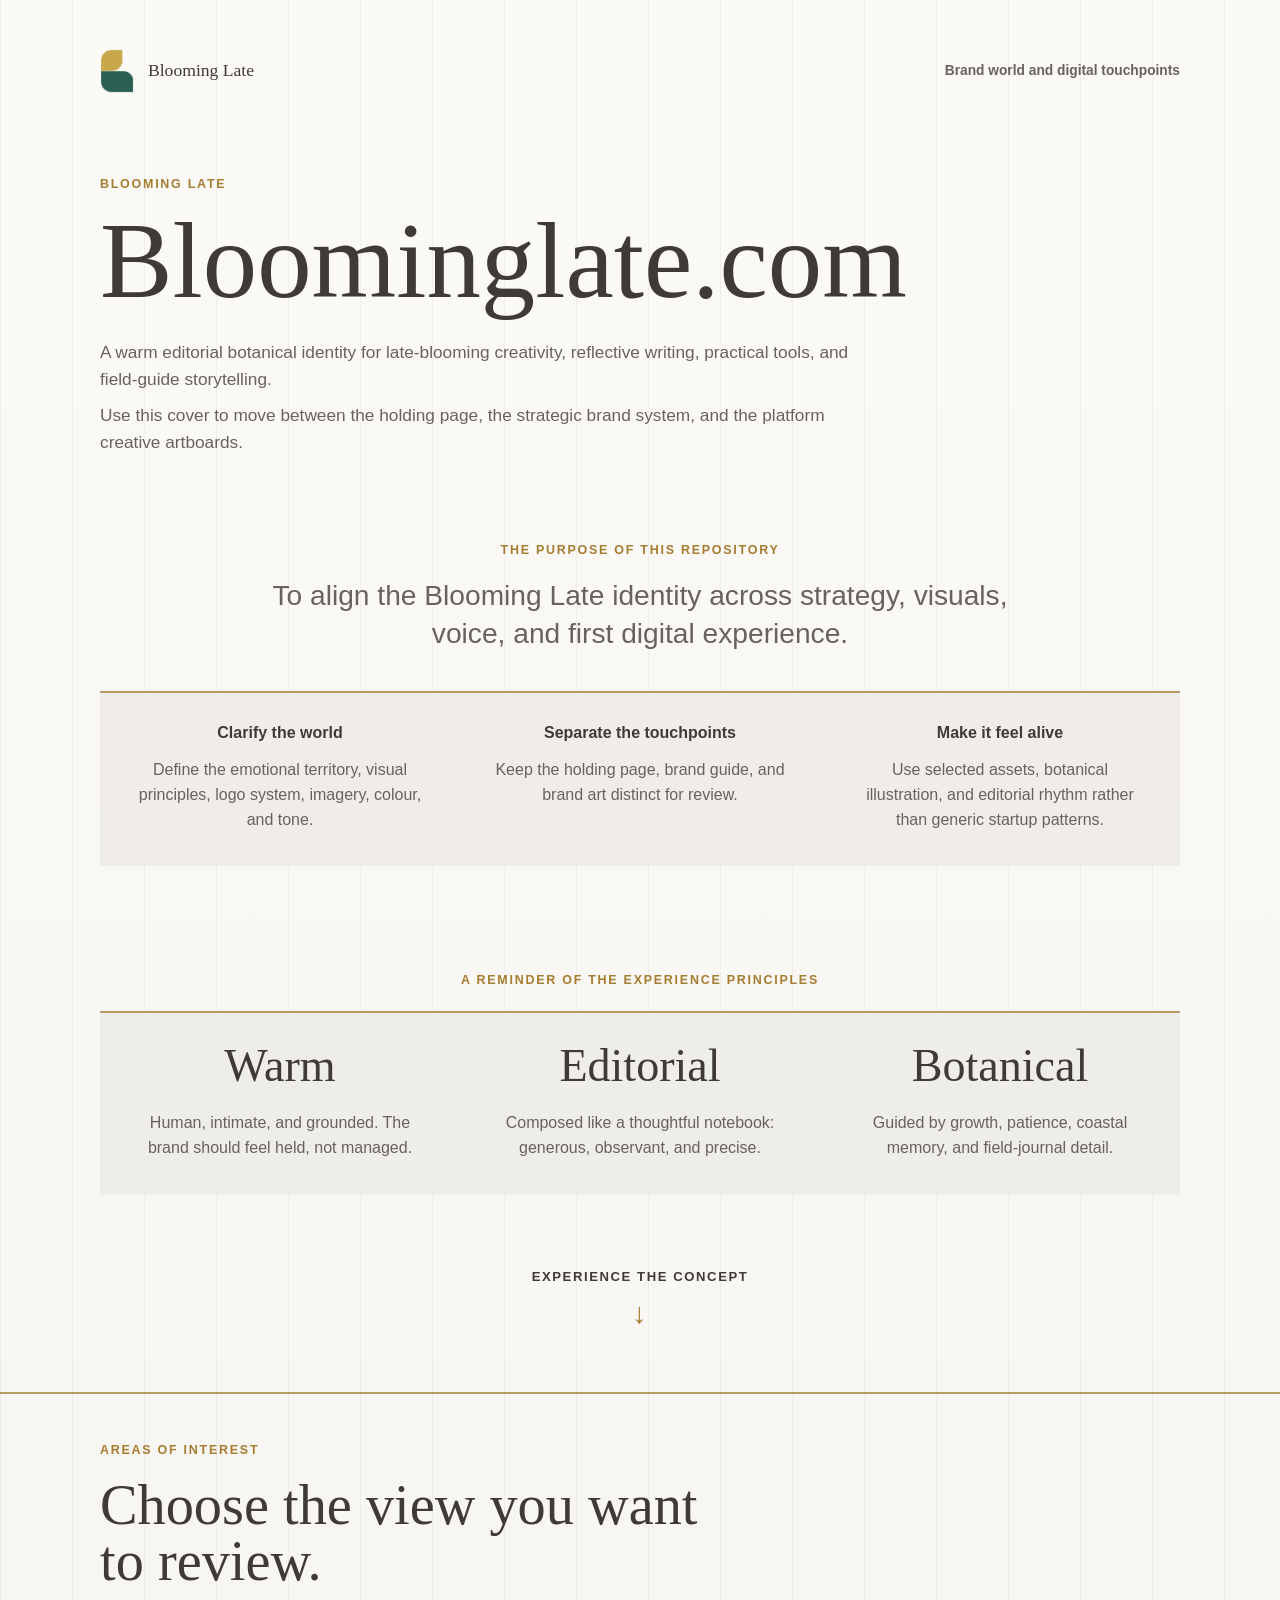
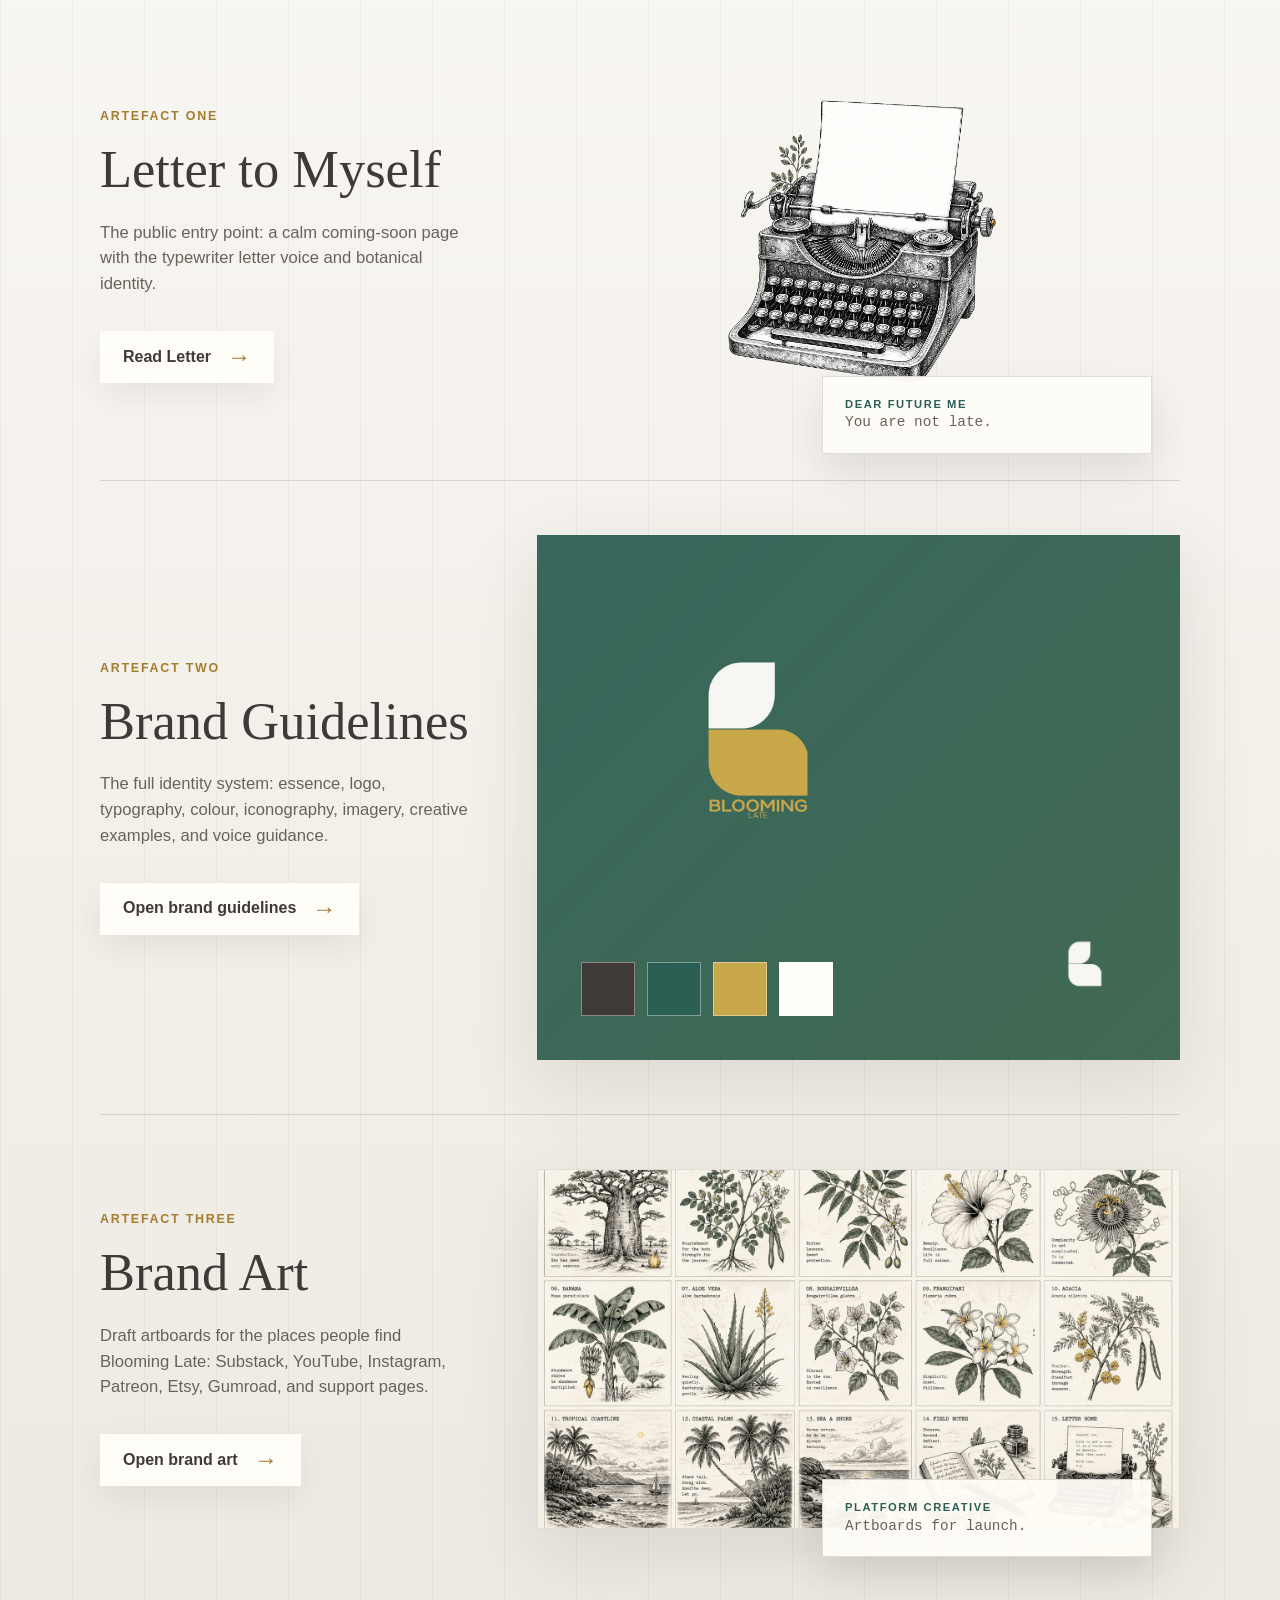
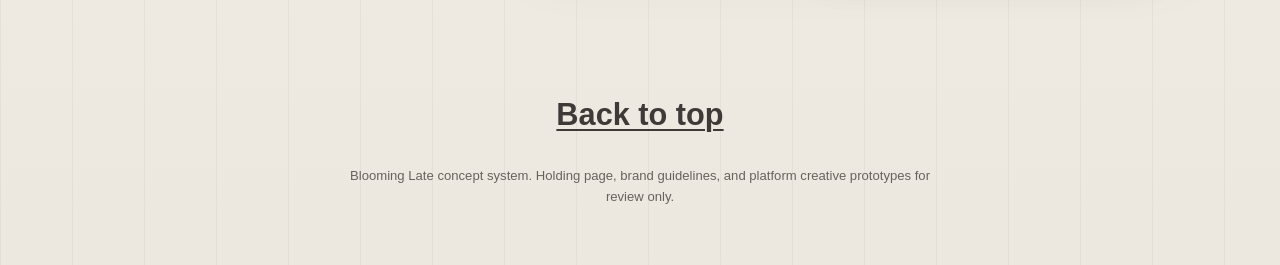
<file: index.html>
<!doctype html>
<html lang="en">
  <head>
    <meta charset="utf-8">
    <meta name="viewport" content="width=device-width, initial-scale=1">
    <meta
      name="description"
      content="Blooming Late project cover with routes into the holding page, brand guidelines, and brand art."
    >
    <title>Blooming Late | Project Cover</title>
    <link rel="icon" type="image/png" sizes="32x32" href="assets/brand/favicons/favicon-32.png">
    <link rel="apple-touch-icon" sizes="180x180" href="assets/brand/favicons/apple-touch-icon.png">
    <link rel="stylesheet" href="brand-tokens.css">
    <link rel="stylesheet" href="styles.css">
  </head>
  <body id="top">
    <header class="intro-header" aria-label="Project identity">
      <a class="brand-mark" href="index.html" aria-label="Blooming Late project cover">
        <img src="assets/brand/selected/logo-mark-eyebrow.png" alt="">
        <span>Blooming Late</span>
      </a>
      <p>Brand world and digital touchpoints</p>
    </header>

    <main>
      <section class="intro-hero" aria-labelledby="intro-title">
        <p class="eyebrow">Blooming Late</p>
        <h1 id="intro-title">Bloominglate.com</h1>
        <div class="intro-copy">
          <p>
            A warm editorial botanical identity for late-blooming creativity,
            reflective writing, practical tools, and field-guide storytelling.
          </p>
          <p>
            Use this cover to move between the holding page, the strategic brand system,
            and the platform creative artboards.
          </p>
        </div>
      </section>

      <section class="purpose-section" aria-labelledby="purpose-title">
        <p class="eyebrow centered">The purpose of this repository</p>
        <h2 id="purpose-title">
          To align the Blooming Late identity across strategy, visuals, voice, and first digital experience.
        </h2>

        <div class="purpose-grid">
          <article>
            <h3>Clarify the world</h3>
            <p>Define the emotional territory, visual principles, logo system, imagery, colour, and tone.</p>
          </article>
          <article>
            <h3>Separate the touchpoints</h3>
            <p>Keep the holding page, brand guide, and brand art distinct for review.</p>
          </article>
          <article>
            <h3>Make it feel alive</h3>
            <p>Use selected assets, botanical illustration, and editorial rhythm rather than generic startup patterns.</p>
          </article>
        </div>
      </section>

      <section class="principles-section" aria-labelledby="principles-title">
        <p class="eyebrow centered">A reminder of the experience principles</p>
        <div class="principles-grid" id="principles-title">
          <article>
            <h2>Warm</h2>
            <p>Human, intimate, and grounded. The brand should feel held, not managed.</p>
          </article>
          <article>
            <h2>Editorial</h2>
            <p>Composed like a thoughtful notebook: generous, observant, and precise.</p>
          </article>
          <article>
            <h2>Botanical</h2>
            <p>Guided by growth, patience, coastal memory, and field-journal detail.</p>
          </article>
        </div>
      </section>

      <div class="experience-cue" aria-hidden="true">
        <span>Experience the concept</span>
        <span class="arrow">↓</span>
      </div>

      <section class="route-section" aria-labelledby="routes-title">
        <div class="route-intro">
          <p class="eyebrow">Areas of Interest</p>
          <h2 id="routes-title">Choose the view you want to review.</h2>
        </div>

        <article class="route-card landing-route">
          <div class="route-copy">
            <p class="route-label">Artefact one</p>
            <h3>Letter to Myself</h3>
            <p>
              The public entry point: a calm coming-soon page with the typewriter letter voice
              and botanical identity.
            </p>
            <a class="route-button" href="letter-to-myself.html">Read Letter <span>&rarr;</span></a>
          </div>
          <div class="route-preview letter-preview" aria-hidden="true">
            <img src="assets/brand/illustrations/15-typewriter-clean.png" alt="">
            <div class="floating-note">
              <span>Dear future me</span>
              You are not late.
            </div>
          </div>
        </article>

        <article class="route-card brand-route">
          <div class="route-copy">
            <p class="route-label">Artefact two</p>
            <h3>Brand Guidelines</h3>
            <p>
              The full identity system: essence, logo, typography, colour, iconography,
              imagery, creative examples, and voice guidance.
            </p>
            <a class="route-button" href="brand-guidelines.html">Open brand guidelines <span>&rarr;</span></a>
          </div>
          <div class="route-preview brand-preview" aria-hidden="true">
            <img class="preview-logo" src="assets/brand/selected/logo-lockup-gold.png" alt="">
            <div class="swatch-row">
              <span class="swatch charcoal"></span>
              <span class="swatch moss"></span>
              <span class="swatch gold"></span>
              <span class="swatch paper"></span>
            </div>
            <img class="preview-mark" src="assets/brand/selected/logo-mark-paper.png" alt="">
          </div>
        </article>

        <article class="route-card landing-route">
          <div class="route-copy">
            <p class="route-label">Artefact three</p>
            <h3>Brand Art</h3>
            <p>
              Draft artboards for the places people find Blooming Late: Substack, YouTube,
              Instagram, Patreon, Etsy, Gumroad, and support pages.
            </p>
            <a class="route-button" href="platform-creatives.html">Open brand art <span>&rarr;</span></a>
          </div>
          <div class="route-preview landing-preview" aria-hidden="true">
            <img src="assets/brand/imagery/field-guide-collection.png" alt="">
            <div class="floating-note">
              <span>Platform creative</span>
              Artboards for launch.
            </div>
          </div>
        </article>
      </section>
    </main>

    <footer class="intro-footer page-bottom-link">
      <a href="#top">Back to top</a>
      <p>
        Blooming Late concept system. Holding page, brand guidelines, and platform creative prototypes for review only.
      </p>
    </footer>
  </body>
</html>
</file>
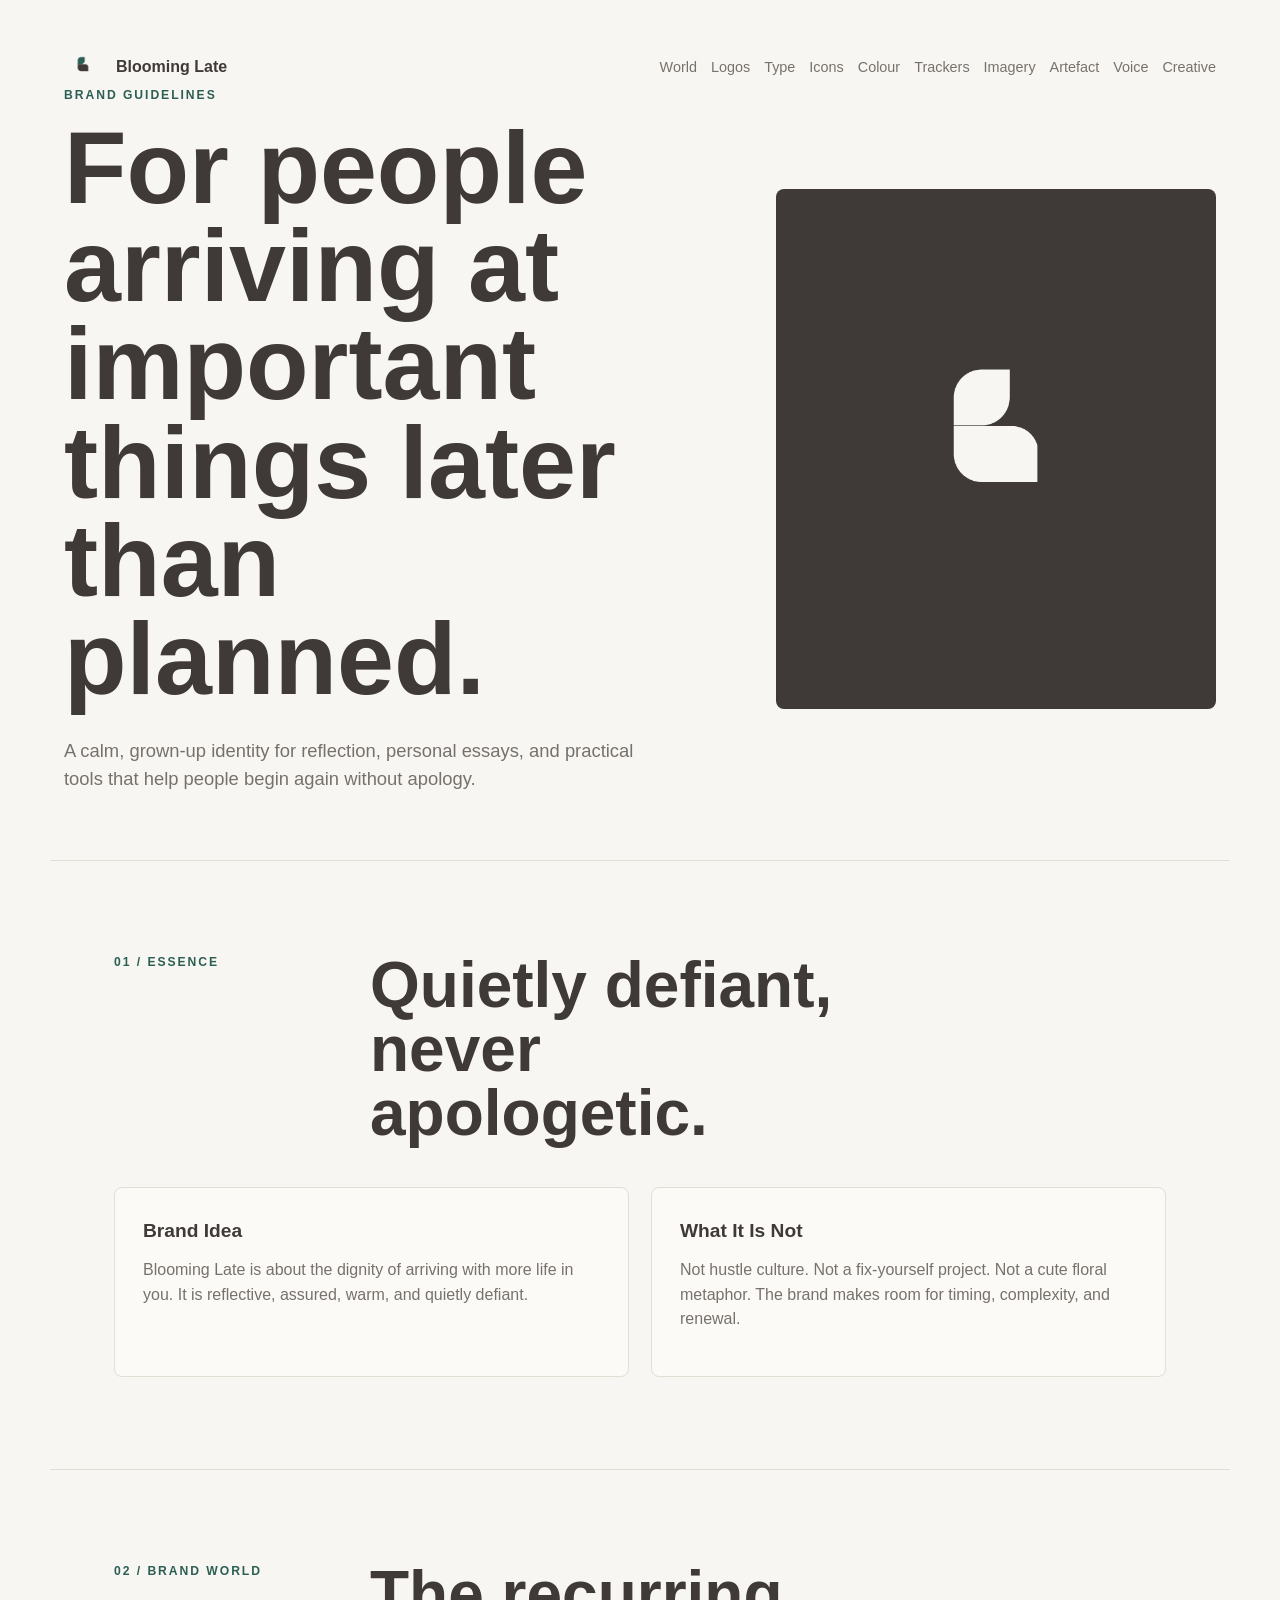
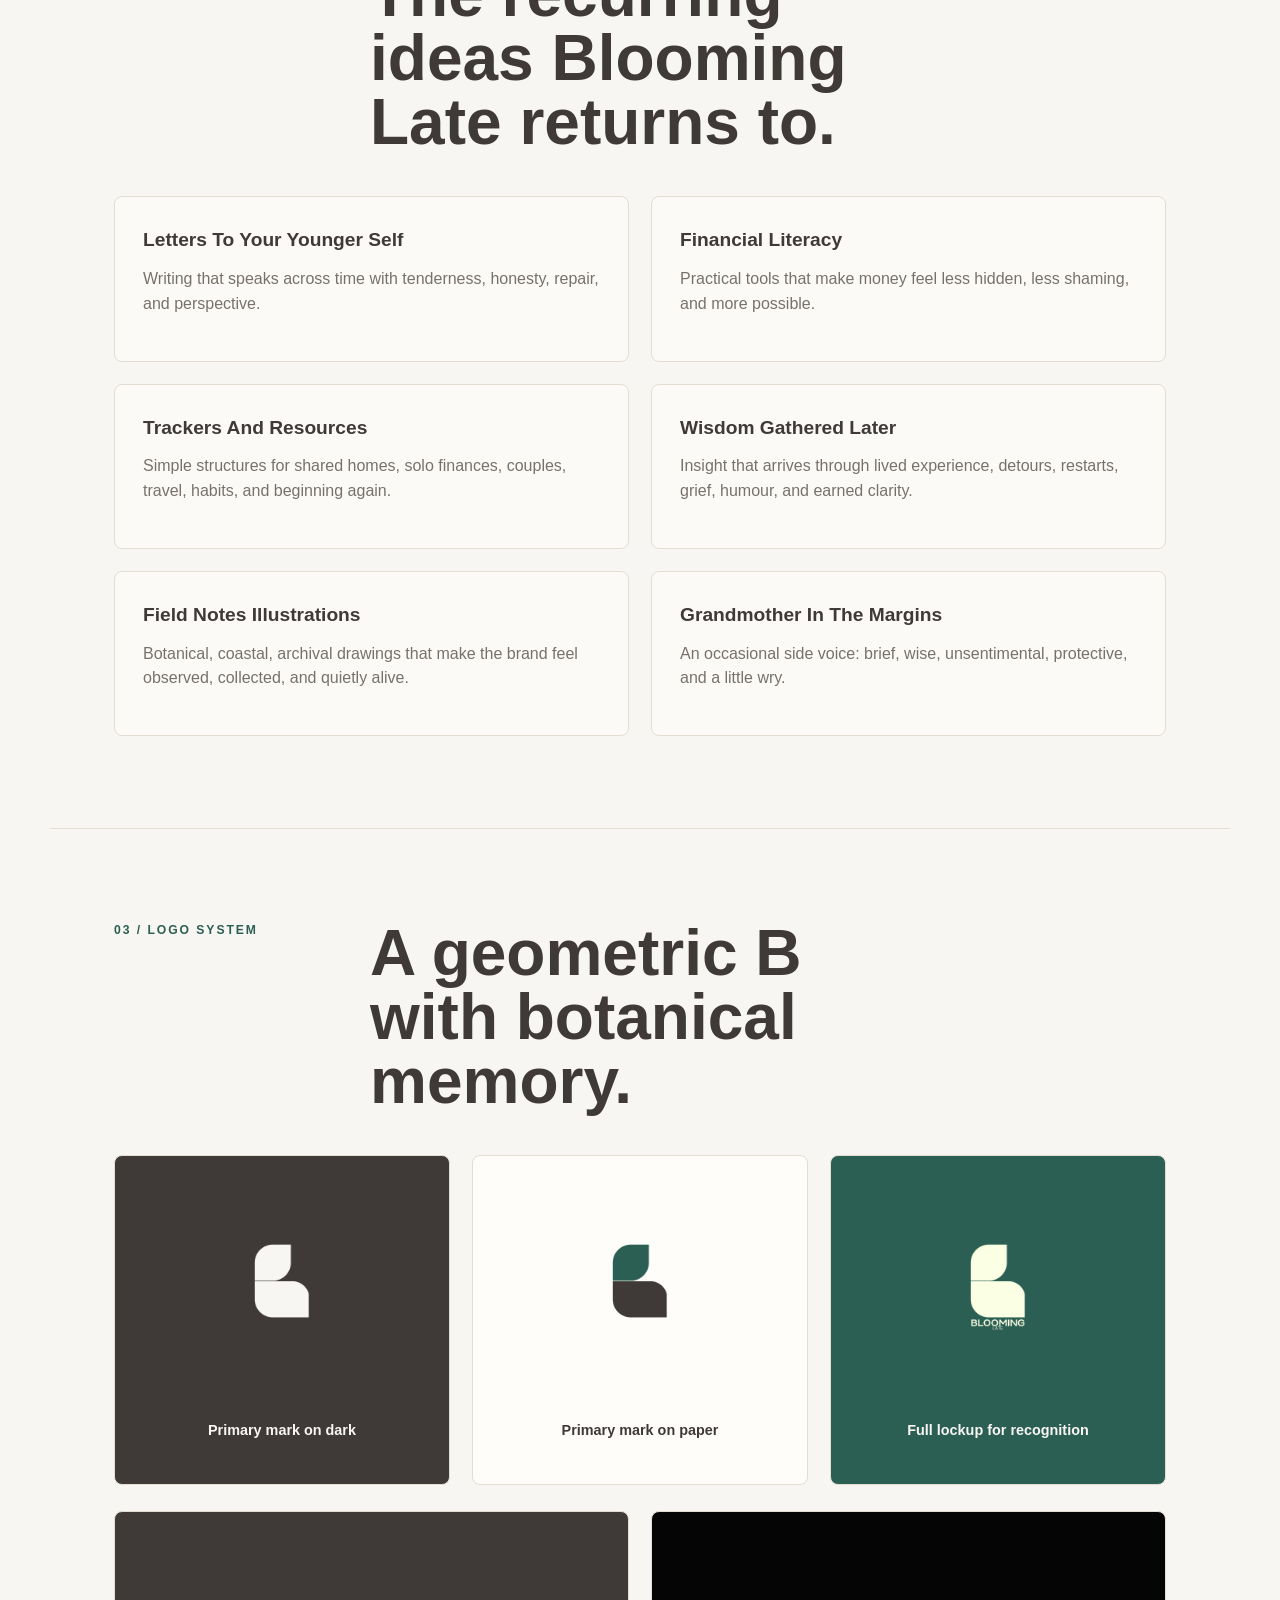
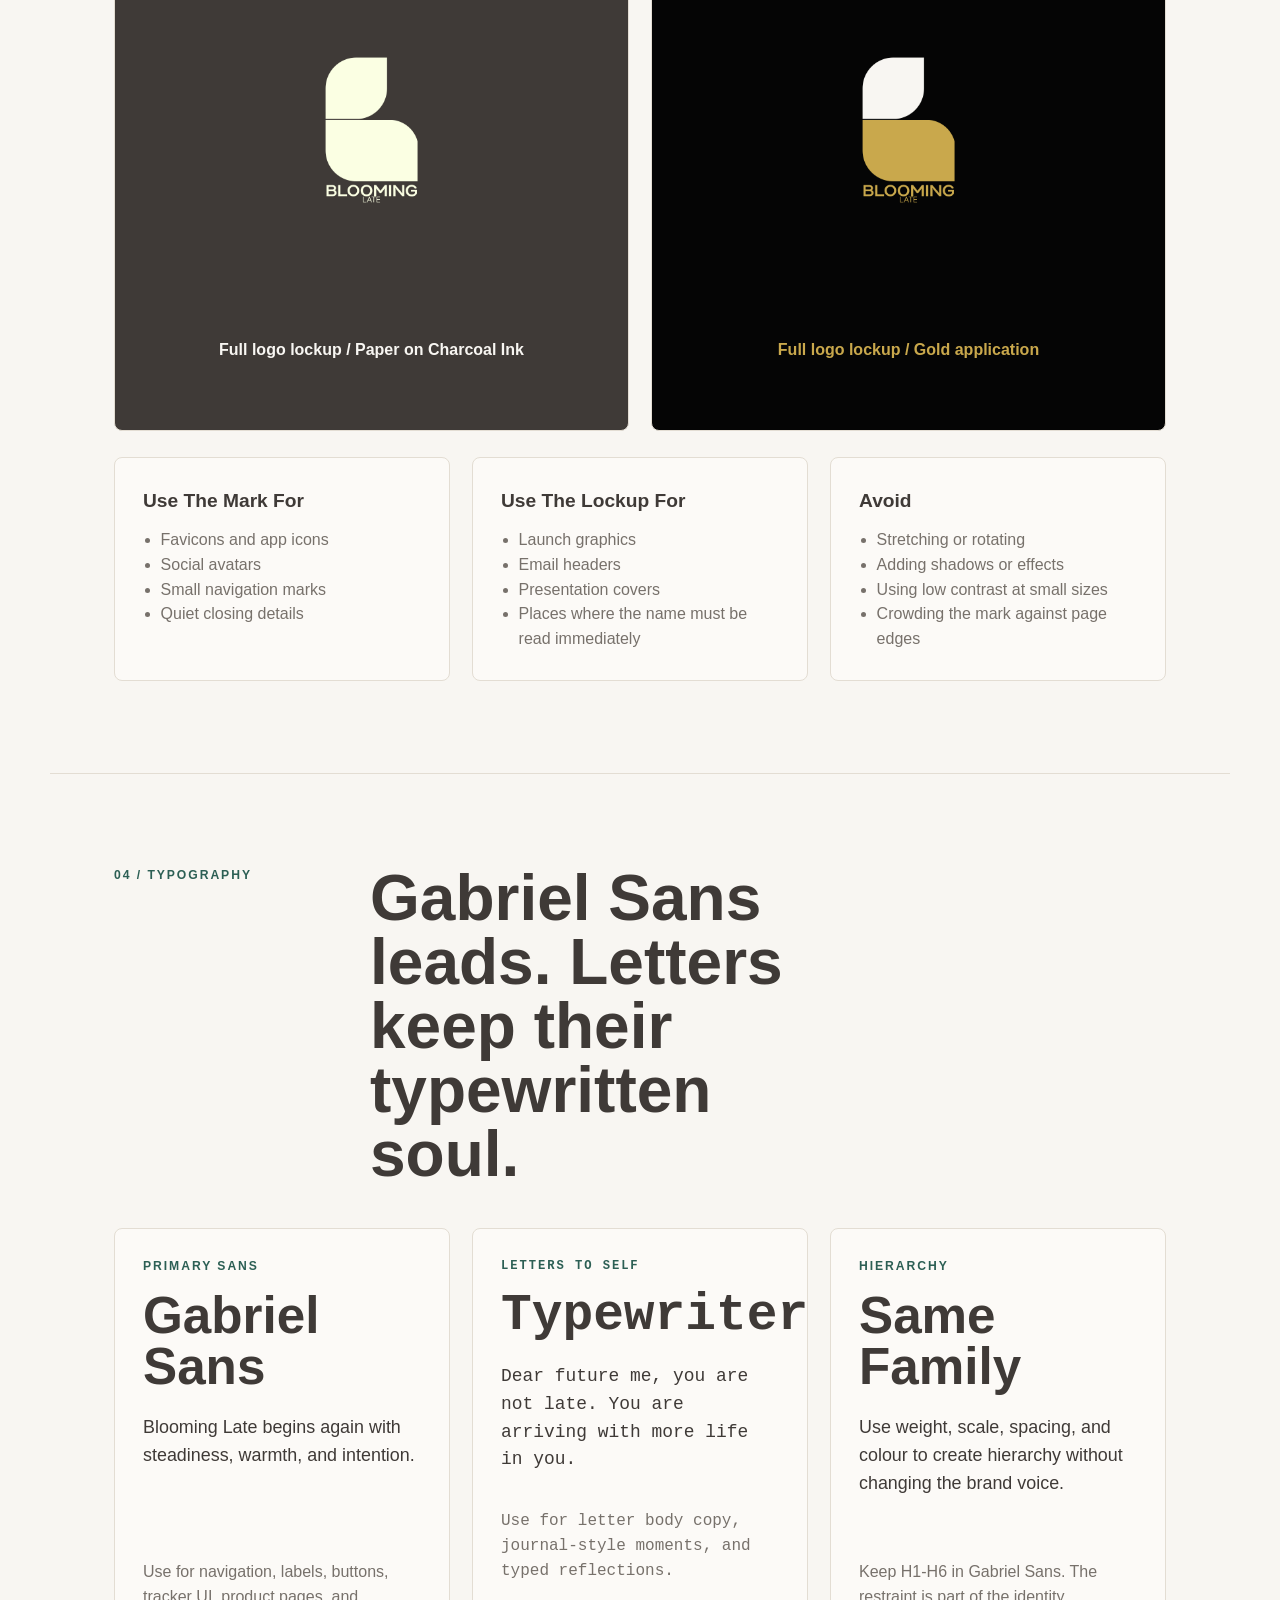
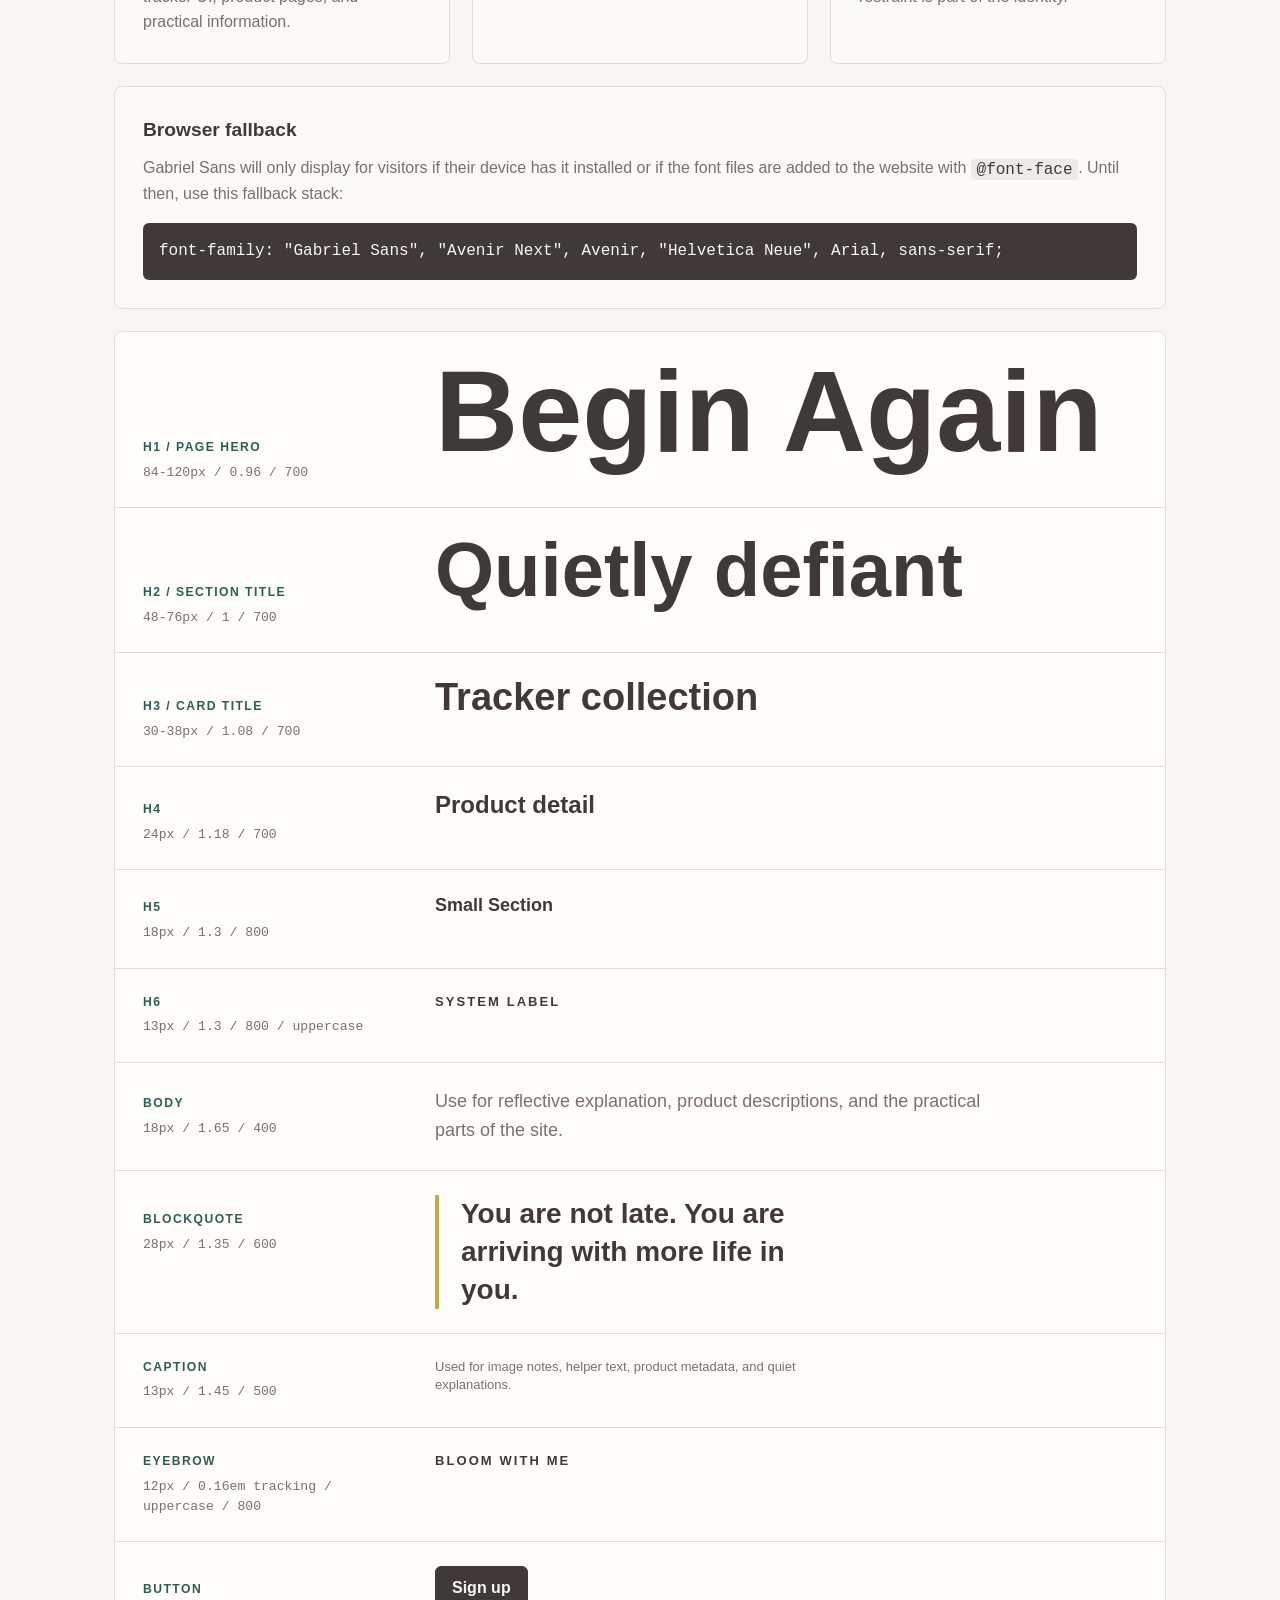
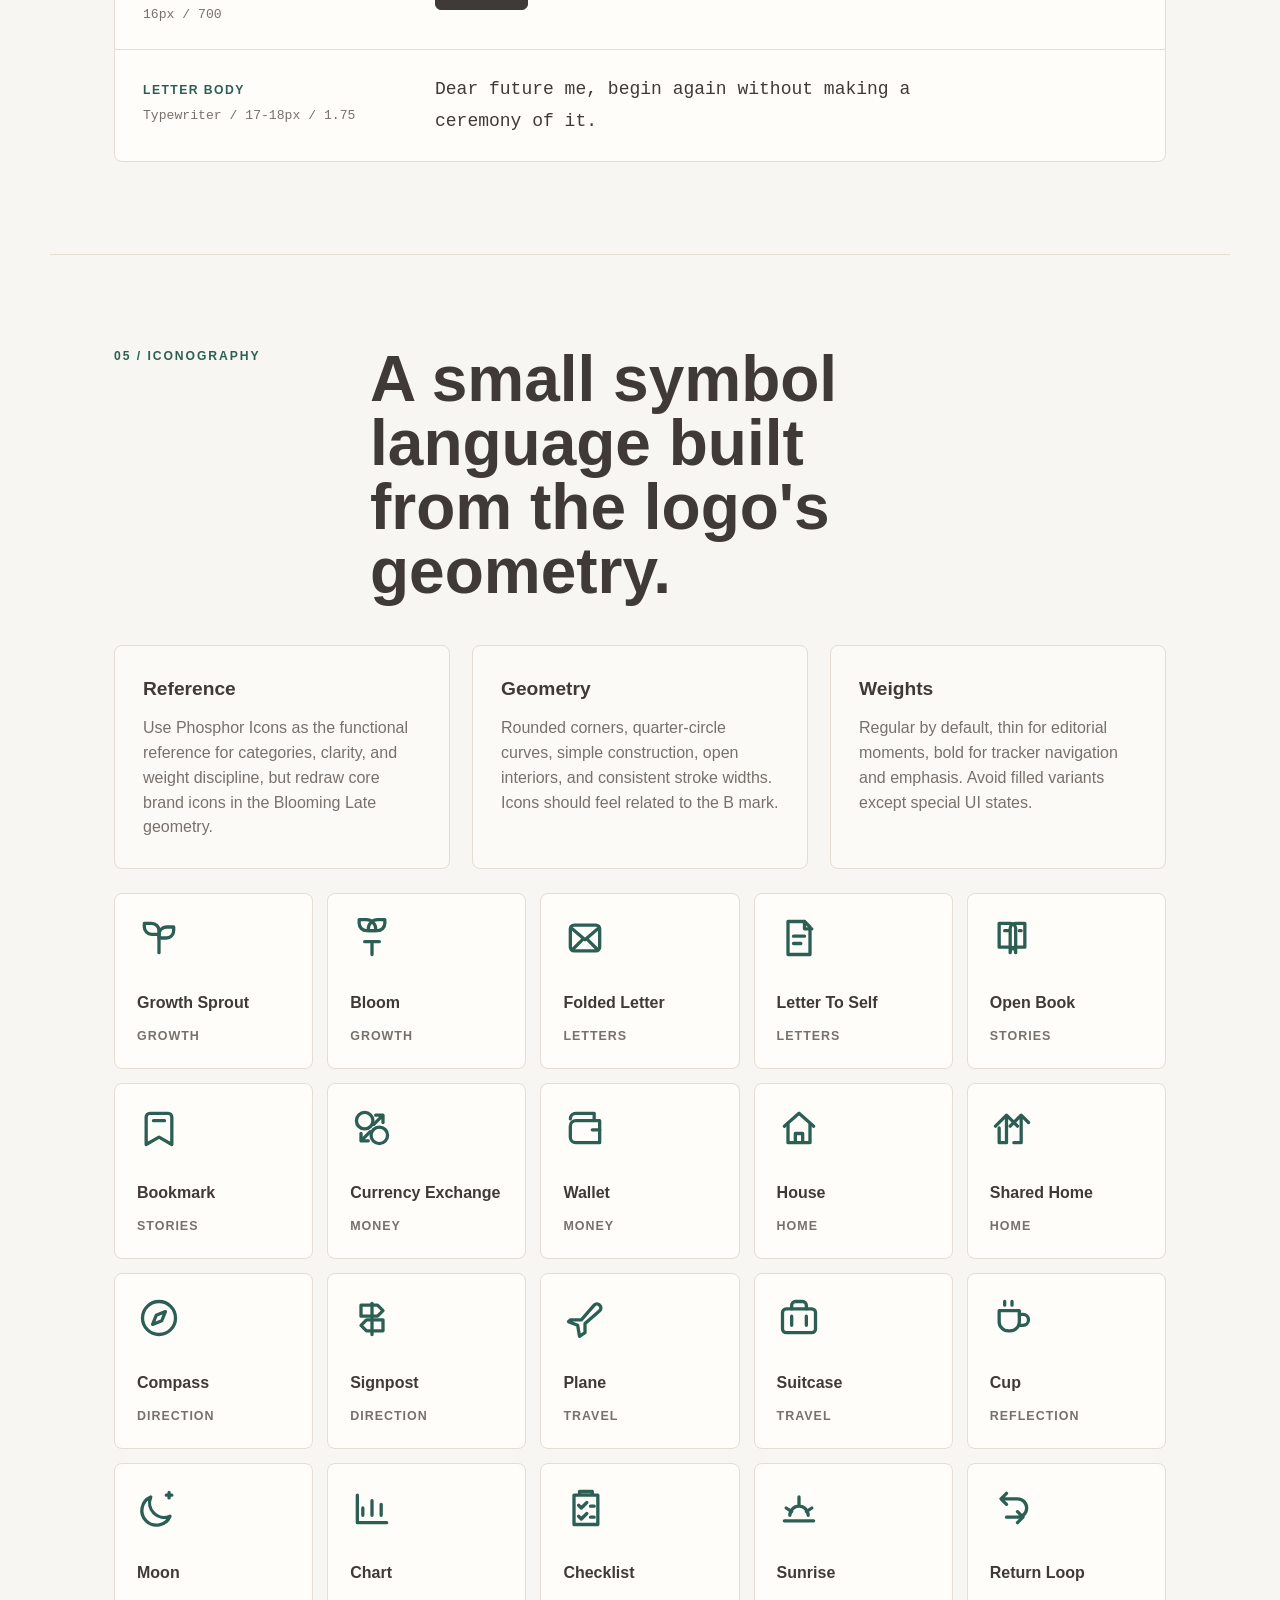
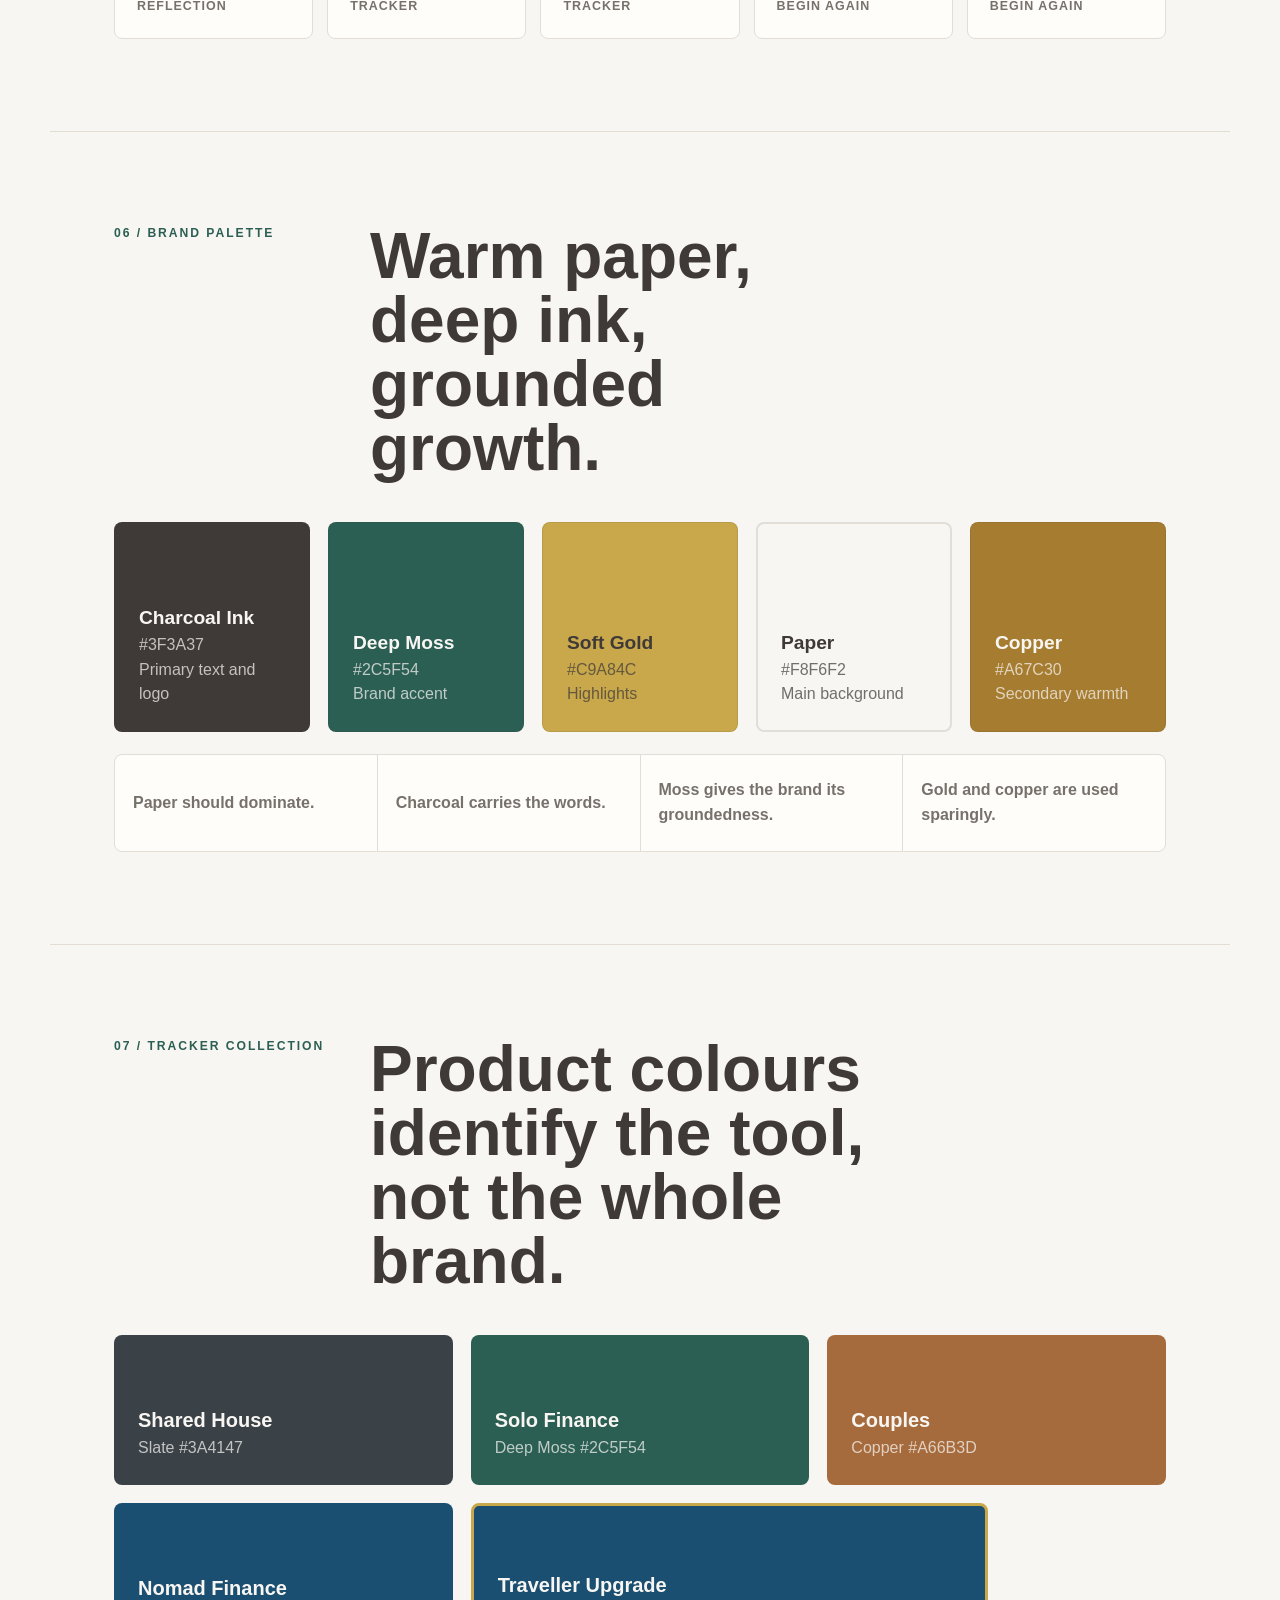
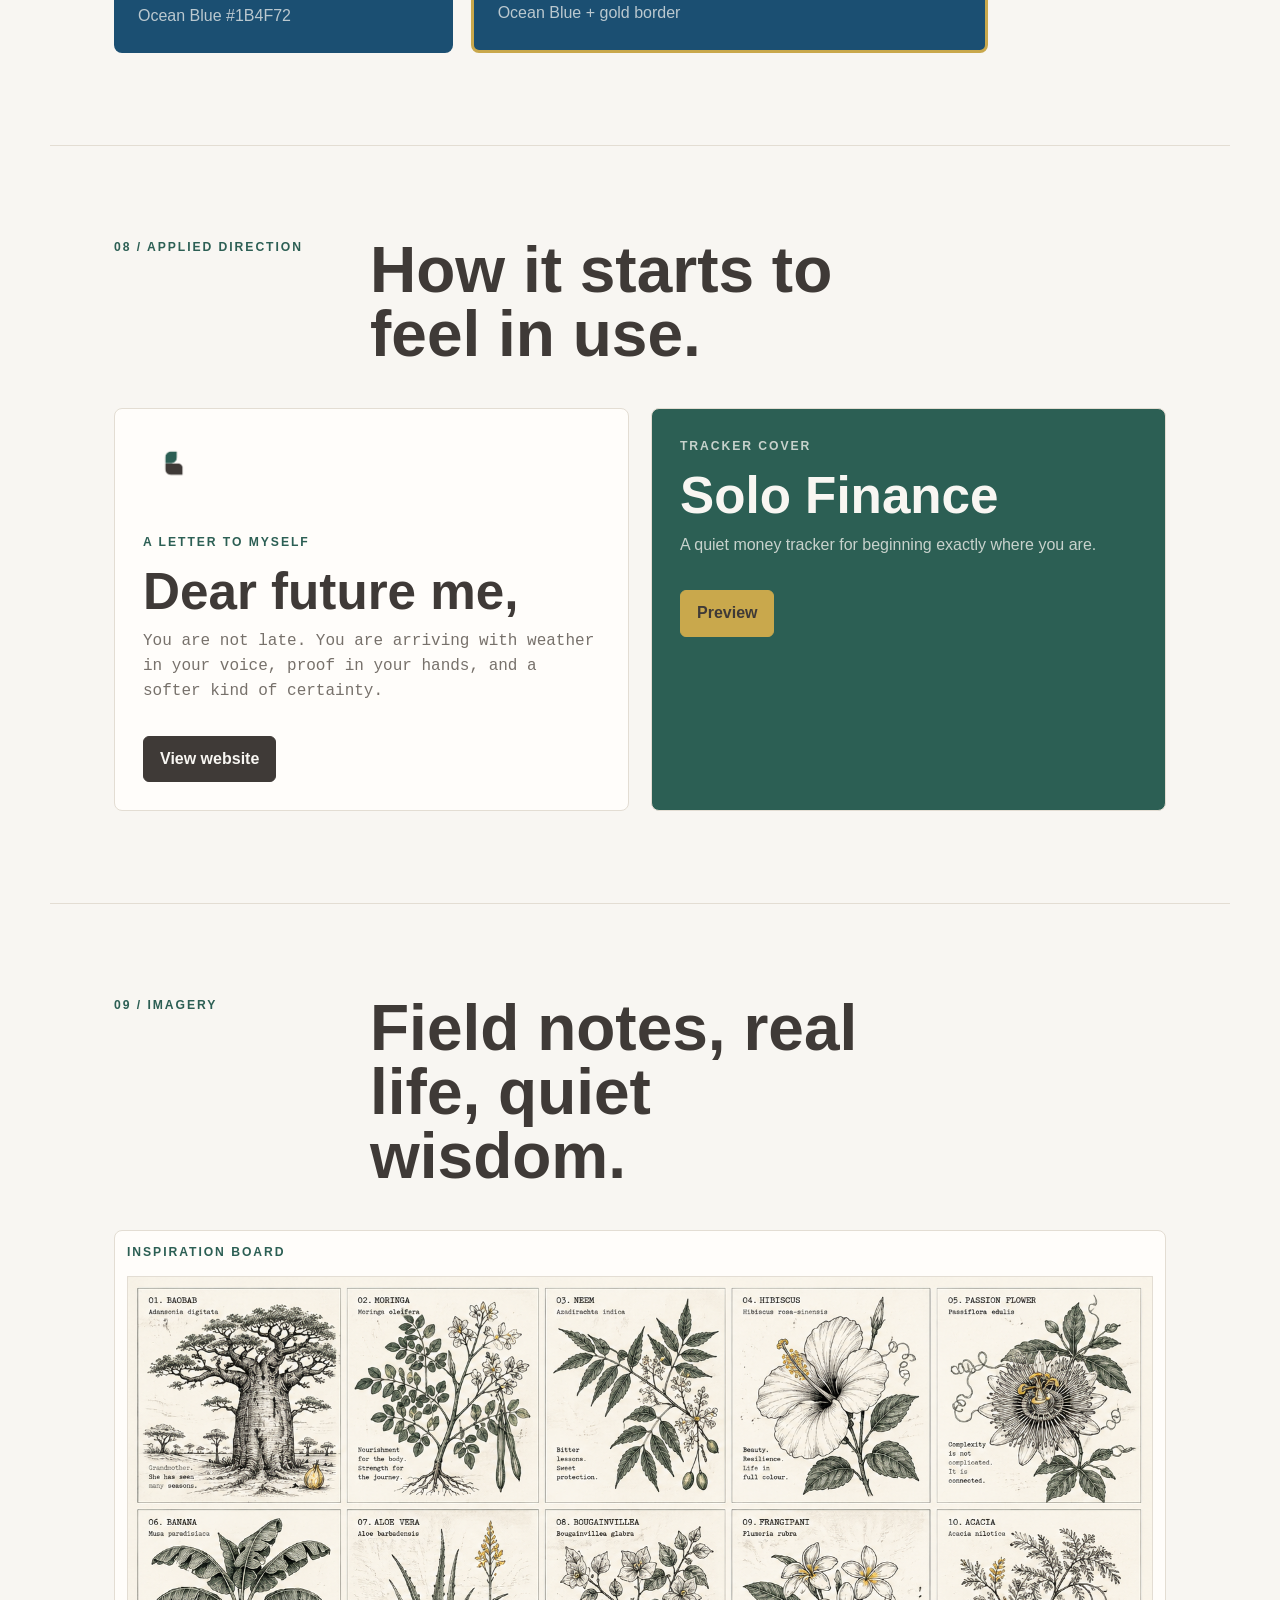
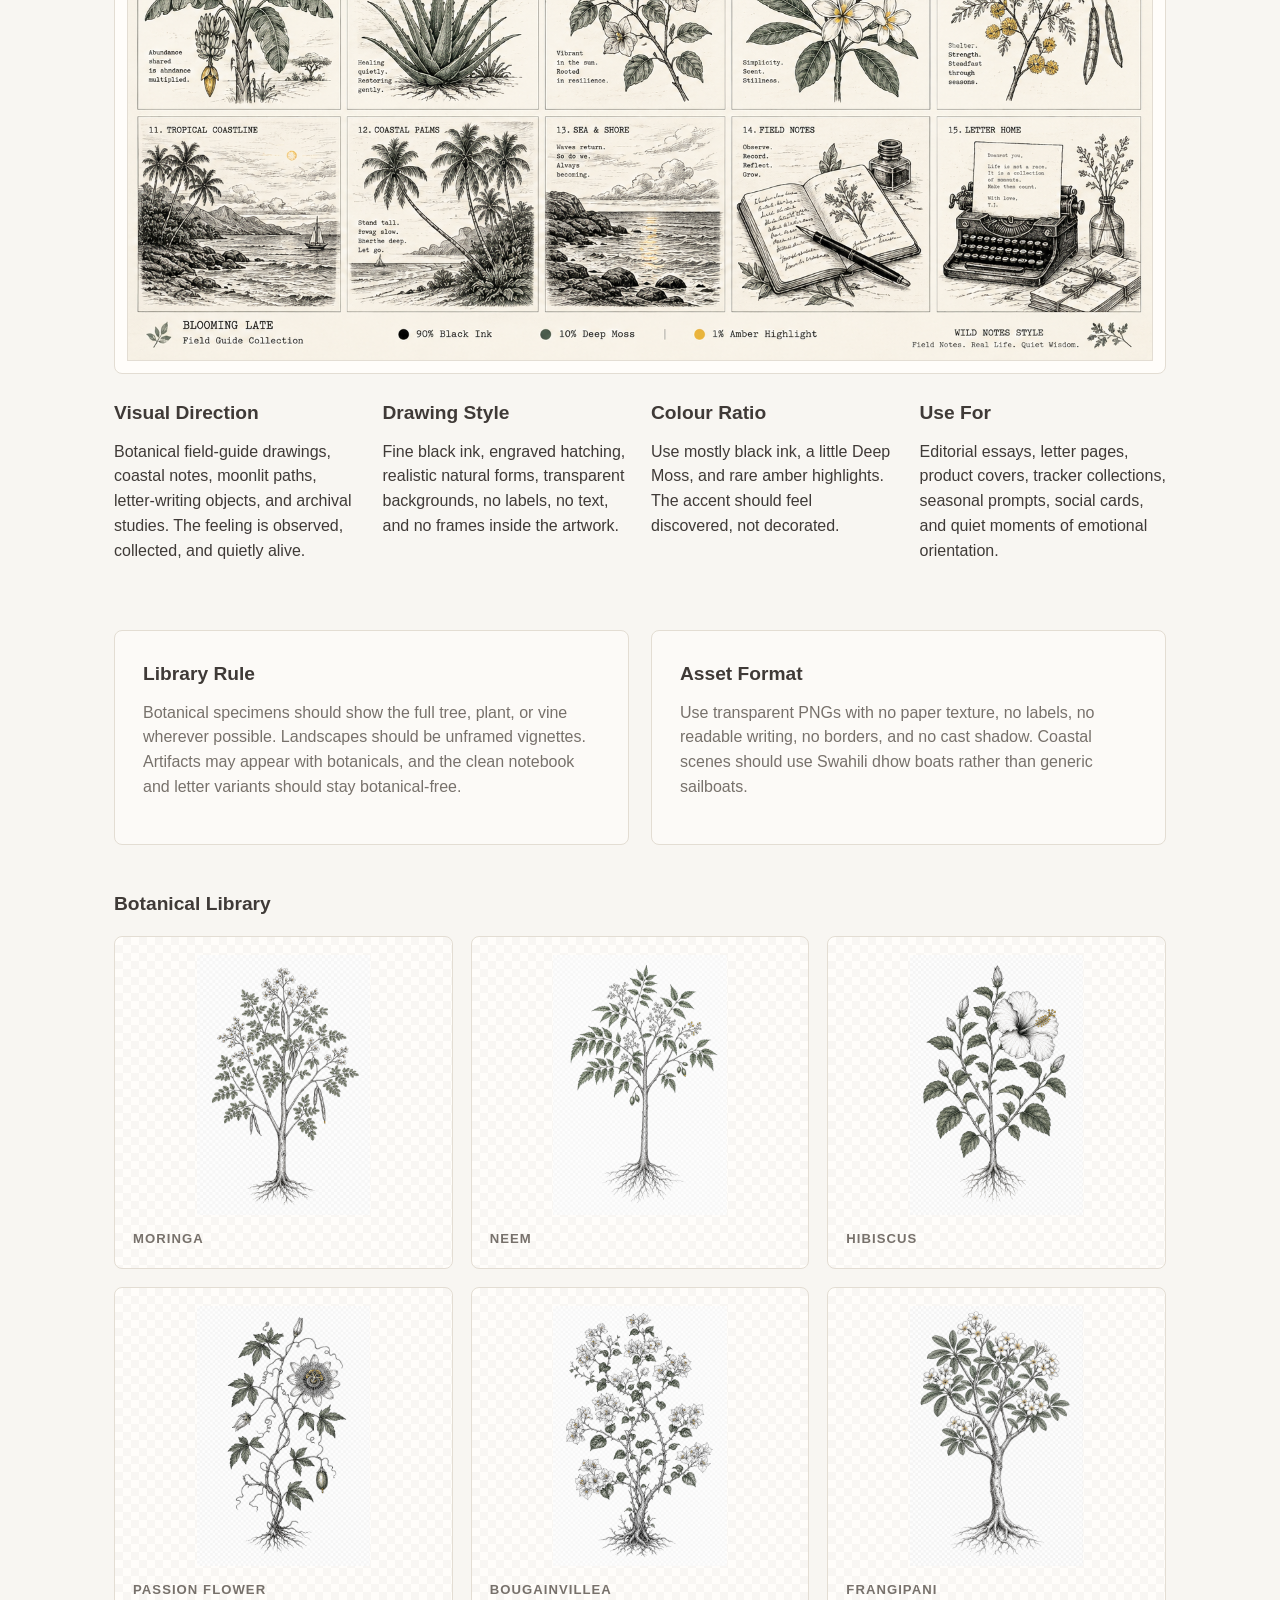
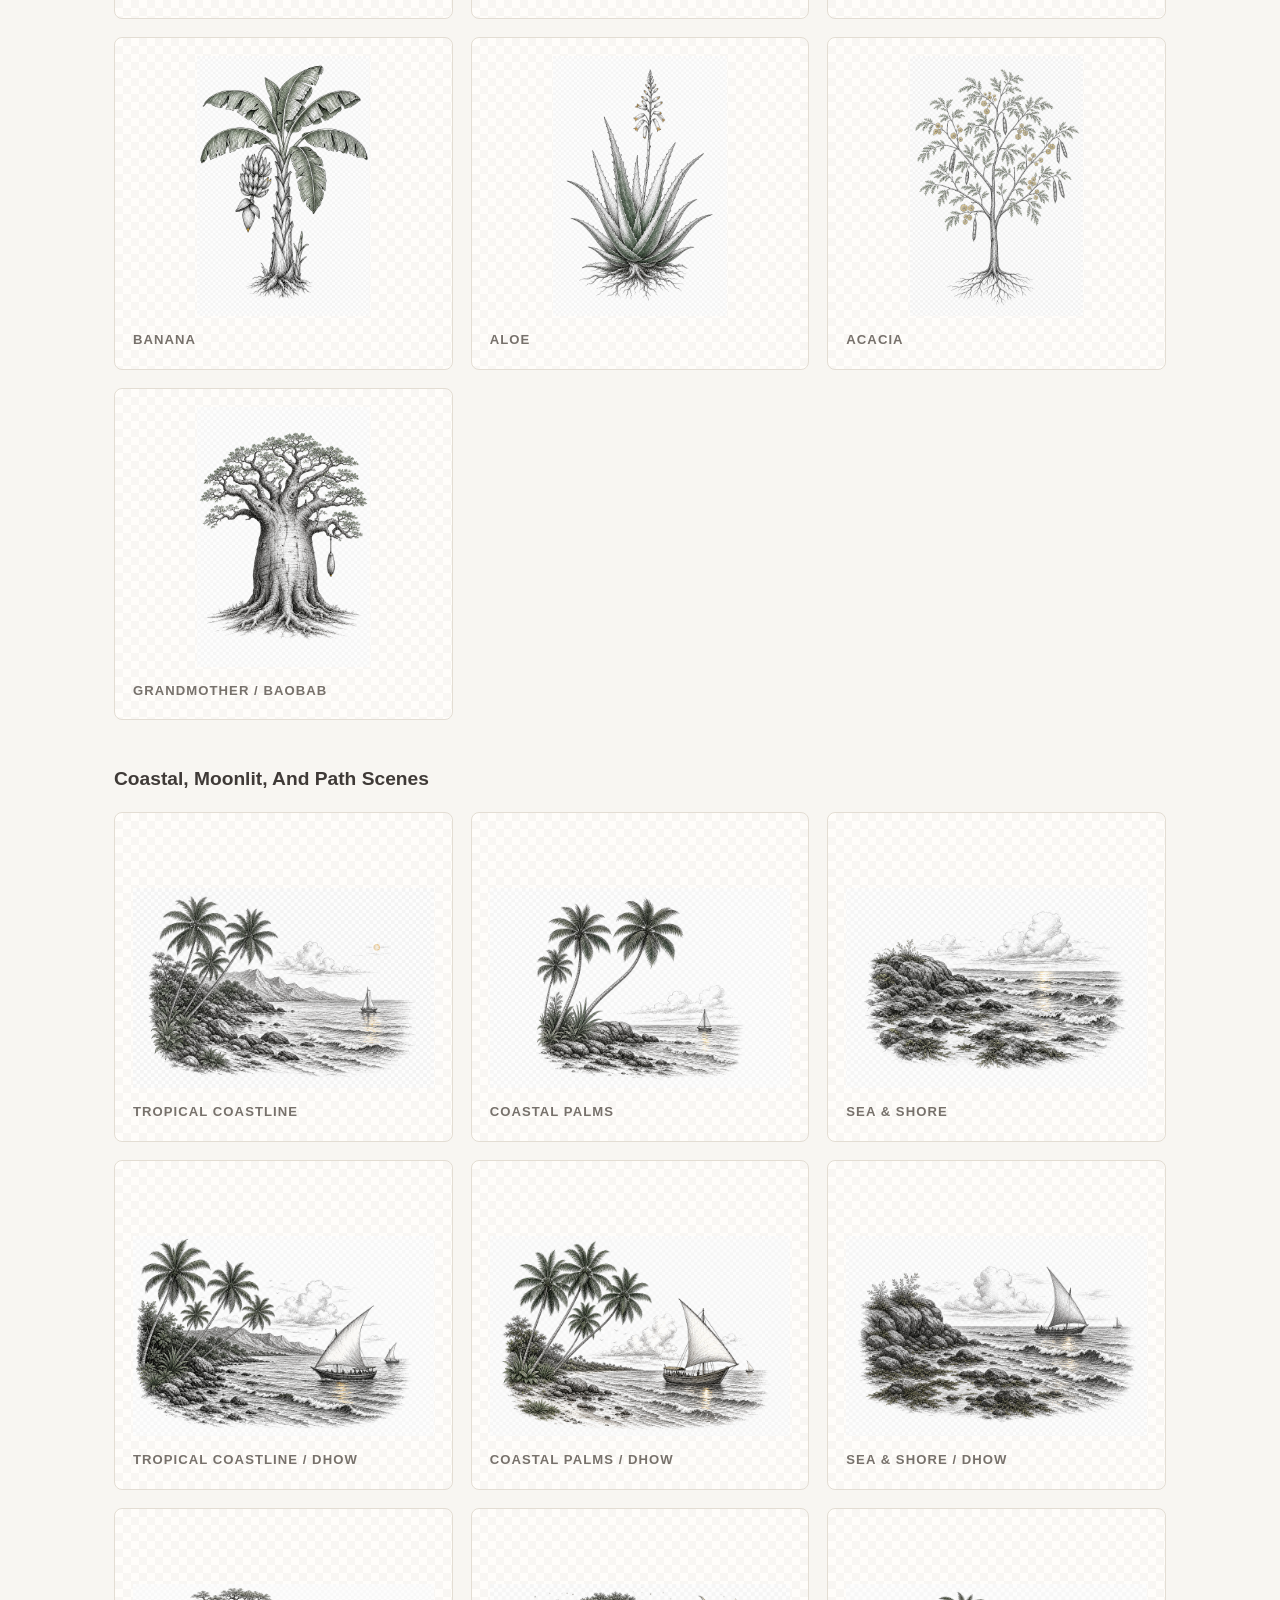
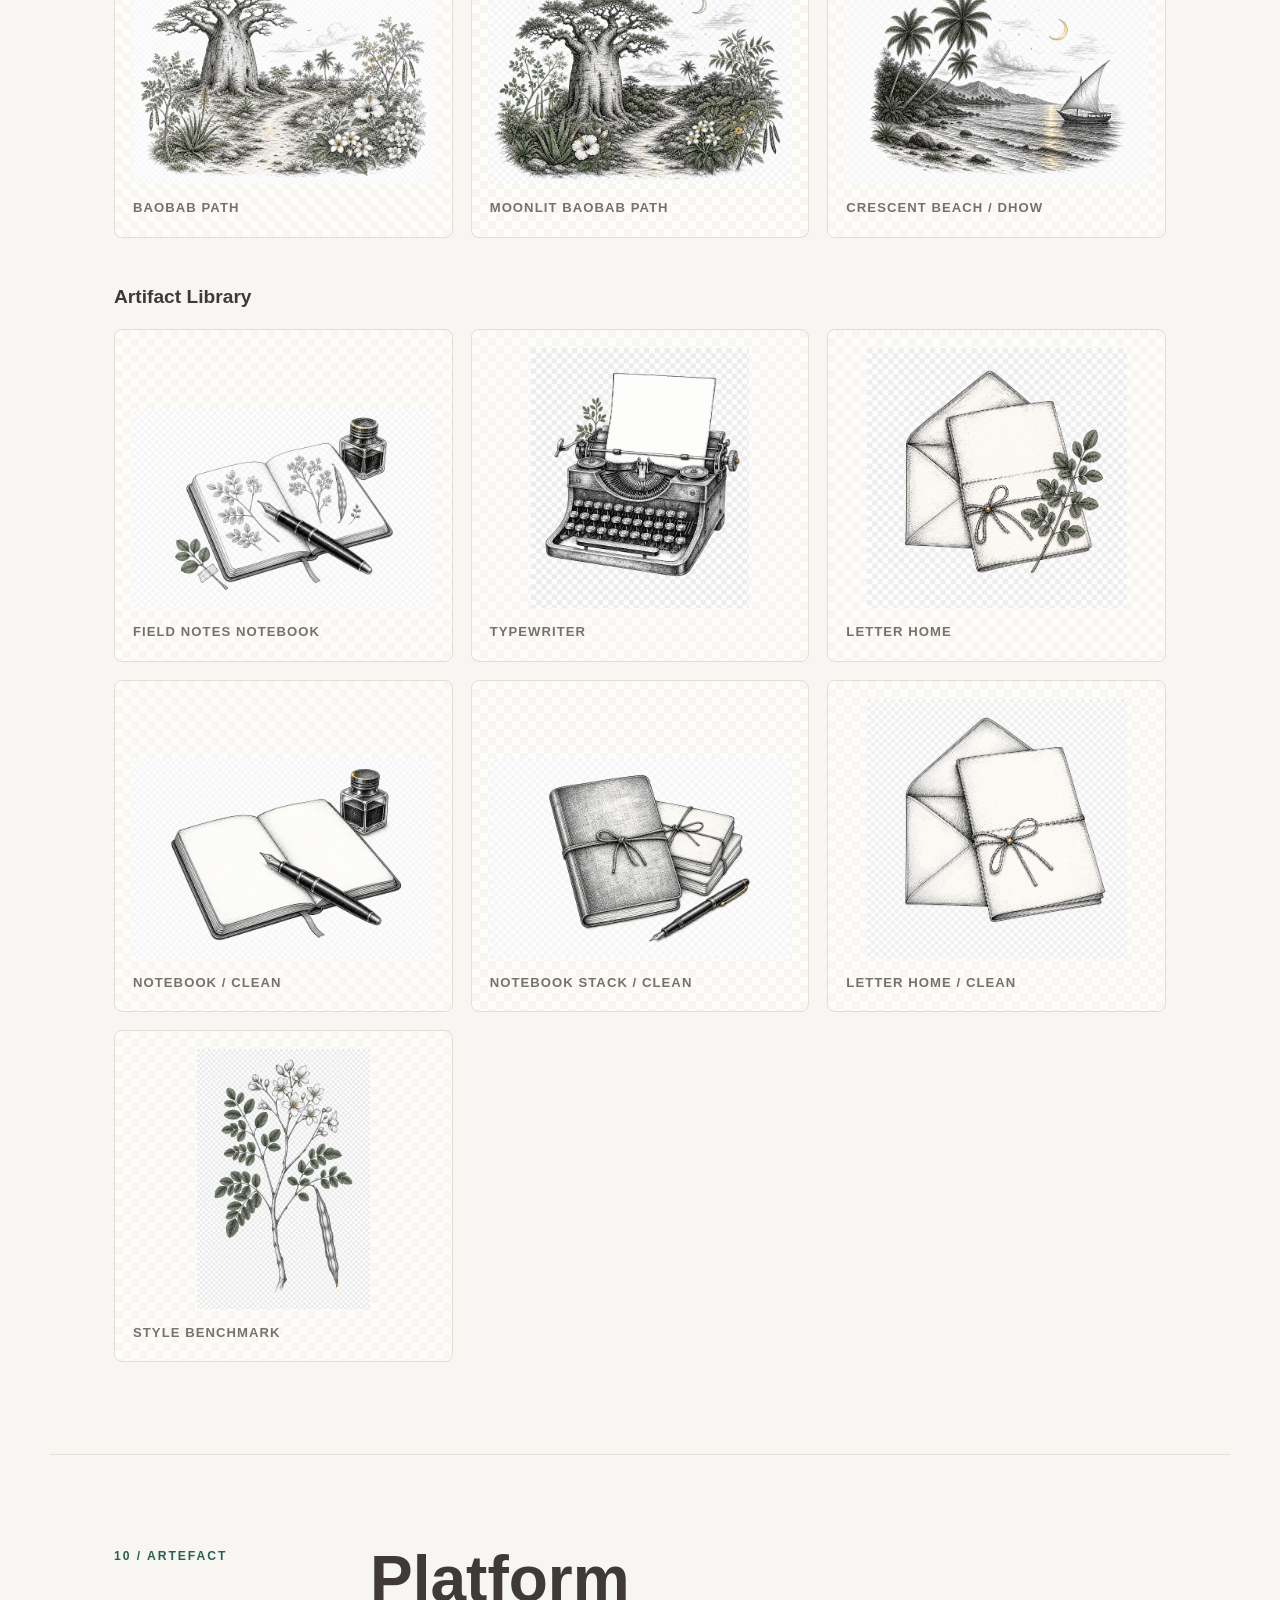
<file: brand-guidelines.html>
<!doctype html>
<html lang="en">
  <head>
    <meta charset="utf-8">
    <meta name="viewport" content="width=device-width, initial-scale=1">
    <title>Blooming Late Brand Guidelines</title>
    <link rel="icon" type="image/png" sizes="32x32" href="assets/brand/favicons/favicon-32.png">
    <link rel="stylesheet" href="brand-tokens.css">
    <link rel="stylesheet" href="brand-guidelines.css">
    <link rel="stylesheet" href="iconography.css">
  </head>
  <body id="top">
    <svg class="icon-sprite" aria-hidden="true" focusable="false">
      <defs><symbol id="growth-sprout" viewBox="0 0 24 24"><path d="M12 20V10" fill="none" stroke="currentColor" stroke-width="1.8" stroke-linecap="round" stroke-linejoin="round"/><path d="M12 10H8a4 4 0 0 1-4-4V4h4a4 4 0 0 1 4 4v2Z" fill="none" stroke="currentColor" stroke-width="1.8" stroke-linecap="round" stroke-linejoin="round"/><path d="M12 12h4a4 4 0 0 0 4-4V6h-4a4 4 0 0 0-4 4v2Z" fill="none" stroke="currentColor" stroke-width="1.8" stroke-linecap="round" stroke-linejoin="round"/></symbol>
        <symbol id="growth-bloom" viewBox="0 0 24 24"><path d="M12 21v-6M8 14h8" fill="none" stroke="currentColor" stroke-width="1.8" stroke-linecap="round"/><path d="M12 8H9a4 4 0 0 1-4-4V2h4a5 5 0 0 1 5 5v1h-2Z" fill="none" stroke="currentColor" stroke-width="1.8" stroke-linecap="round" stroke-linejoin="round"/><path d="M12 8h3a4 4 0 0 0 4-4V2h-4a5 5 0 0 0-5 5v1h2Z" fill="none" stroke="currentColor" stroke-width="1.8" stroke-linecap="round" stroke-linejoin="round"/></symbol>
        <symbol id="letter-fold" viewBox="0 0 24 24"><path d="M4 7a2 2 0 0 1 2-2h12a2 2 0 0 1 2 2v10a2 2 0 0 1-2 2H6a2 2 0 0 1-2-2V7Z" fill="none" stroke="currentColor" stroke-width="1.8" stroke-linecap="round" stroke-linejoin="round"/><path d="m5 7 7 6 7-6M5.5 18l5-5M18.5 18l-5-5" fill="none" stroke="currentColor" stroke-width="1.8" stroke-linecap="round" stroke-linejoin="round"/></symbol>
        <symbol id="letter-self" viewBox="0 0 24 24"><path d="M6 3h9l3 3v15H6V3Z" fill="none" stroke="currentColor" stroke-width="1.8" stroke-linecap="round" stroke-linejoin="round"/><path d="M15 3v4h4M9 11h6M9 15h4" fill="none" stroke="currentColor" stroke-width="1.8" stroke-linecap="round" stroke-linejoin="round"/></symbol>
        <symbol id="story-book" viewBox="0 0 24 24"><path d="M5 4h6a3 3 0 0 1 3 3v13a3 3 0 0 0-3-3H5V4Z" fill="none" stroke="currentColor" stroke-width="1.8" stroke-linecap="round" stroke-linejoin="round"/><path d="M19 4h-5a3 3 0 0 0-3 3v13a3 3 0 0 1 3-3h5V4ZM8 8h3M16 8h1" fill="none" stroke="currentColor" stroke-width="1.8" stroke-linecap="round" stroke-linejoin="round"/></symbol>
        <symbol id="story-bookmark" viewBox="0 0 24 24"><path d="M7 4h10a2 2 0 0 1 2 2v15l-7-4-7 4V6a2 2 0 0 1 2-2Z" fill="none" stroke="currentColor" stroke-width="1.8" stroke-linecap="round" stroke-linejoin="round"/><path d="M9 8h6" fill="none" stroke="currentColor" stroke-width="1.8" stroke-linecap="round"/></symbol>
        <symbol id="money-coin" viewBox="0 0 24 24"><path d="M8 12.5a4.5 4.5 0 1 0 0-9 4.5 4.5 0 0 0 0 9Z" fill="none" stroke="currentColor" stroke-width="1.8" stroke-linecap="round" stroke-linejoin="round"/><path d="M16 20.5a4.5 4.5 0 1 0 0-9 4.5 4.5 0 0 0 0 9Z" fill="none" stroke="currentColor" stroke-width="1.8" stroke-linecap="round" stroke-linejoin="round"/><path d="M14 5h4v4M18 5l-5 5M10 19H6v-4M6 19l5-5" fill="none" stroke="currentColor" stroke-width="1.8" stroke-linecap="round" stroke-linejoin="round"/></symbol>
        <symbol id="money-wallet" viewBox="0 0 24 24"><path d="M4 7a3 3 0 0 1 3-3h10v4H7a3 3 0 0 0-3 3v6a3 3 0 0 0 3 3h13V8H7" fill="none" stroke="currentColor" stroke-width="1.8" stroke-linecap="round" stroke-linejoin="round"/><path d="M16 13h4" fill="none" stroke="currentColor" stroke-width="1.8" stroke-linecap="round"/></symbol>
        <symbol id="home-house" viewBox="0 0 24 24"><path d="M4 11 12 4l8 7" fill="none" stroke="currentColor" stroke-width="1.8" stroke-linecap="round" stroke-linejoin="round"/><path d="M6 10v10h12V10M10 20v-5h4v5" fill="none" stroke="currentColor" stroke-width="1.8" stroke-linecap="round" stroke-linejoin="round"/></symbol>
        <symbol id="home-shared" viewBox="0 0 24 24"><path d="M3 11 9 5l6 6M9 5v15H5v-8" fill="none" stroke="currentColor" stroke-width="1.8" stroke-linecap="round" stroke-linejoin="round"/><path d="M11 11 17 5l4 4M17 5v15h-4" fill="none" stroke="currentColor" stroke-width="1.8" stroke-linecap="round" stroke-linejoin="round"/></symbol>
        <symbol id="direction-compass" viewBox="0 0 24 24"><path d="M12 21a9 9 0 1 0 0-18 9 9 0 0 0 0 18Z" fill="none" stroke="currentColor" stroke-width="1.8" stroke-linecap="round" stroke-linejoin="round"/><path d="m15.5 8.5-2 5-5 2 2-5 5-2Z" fill="none" stroke="currentColor" stroke-width="1.8" stroke-linecap="round" stroke-linejoin="round"/></symbol>
        <symbol id="direction-signpost" viewBox="0 0 24 24"><path d="M12 21V4" fill="none" stroke="currentColor" stroke-width="1.8" stroke-linecap="round"/><path d="M6 5h9l3 3-3 3H6V5ZM18 13H9l-3 3 3 3h9v-6Z" fill="none" stroke="currentColor" stroke-width="1.8" stroke-linecap="round" stroke-linejoin="round"/></symbol>
        <symbol id="travel-plane" viewBox="0 0 24 24"><path d="M4 13h6l7-8a2 2 0 0 1 3 0 2 2 0 0 1 0 3l-8 7v5l-3 2-1-6-5-2 1-1Z" fill="none" stroke="currentColor" stroke-width="1.8" stroke-linecap="round" stroke-linejoin="round"/></symbol>
        <symbol id="travel-suitcase" viewBox="0 0 24 24"><path d="M8 7V5a2 2 0 0 1 2-2h4a2 2 0 0 1 2 2v2" fill="none" stroke="currentColor" stroke-width="1.8" stroke-linecap="round" stroke-linejoin="round"/><path d="M5 7h14a2 2 0 0 1 2 2v9a2 2 0 0 1-2 2H5a2 2 0 0 1-2-2V9a2 2 0 0 1 2-2ZM8 11v5M16 11v5" fill="none" stroke="currentColor" stroke-width="1.8" stroke-linecap="round" stroke-linejoin="round"/></symbol>
        <symbol id="reflection-cup" viewBox="0 0 24 24"><path d="M5 8h11v6a5 5 0 0 1-5 5h-1a5 5 0 0 1-5-5V8Z" fill="none" stroke="currentColor" stroke-width="1.8" stroke-linecap="round" stroke-linejoin="round"/><path d="M16 10h2a3 3 0 0 1 0 6h-2M8 5V3M12 5V3" fill="none" stroke="currentColor" stroke-width="1.8" stroke-linecap="round" stroke-linejoin="round"/></symbol>
        <symbol id="reflection-moon" viewBox="0 0 24 24"><path d="M18 16.5A8 8 0 0 1 7.5 6a8 8 0 1 0 10.5 10.5Z" fill="none" stroke="currentColor" stroke-width="1.8" stroke-linecap="round" stroke-linejoin="round"/><path d="M16 5h3M17.5 3.5v3" fill="none" stroke="currentColor" stroke-width="1.8" stroke-linecap="round"/></symbol>
        <symbol id="tracker-chart" viewBox="0 0 24 24"><path d="M4 20V5M4 20h16M7 16v-4M12 16V8M17 16v-6" fill="none" stroke="currentColor" stroke-width="1.8" stroke-linecap="round"/></symbol>
        <symbol id="tracker-checklist" viewBox="0 0 24 24"><path d="M6 5h13v16H6V5ZM9 5V3h7v2" fill="none" stroke="currentColor" stroke-width="1.8" stroke-linecap="round" stroke-linejoin="round"/><path d="m8.5 10.5 1.5 1.5 3-3M15 11h2M8.5 16.5 10 18l3-3M15 17h2" fill="none" stroke="currentColor" stroke-width="1.8" stroke-linecap="round" stroke-linejoin="round"/></symbol>
        <symbol id="begin-sunrise" viewBox="0 0 24 24"><path d="M4 19h16M7 16a5 5 0 0 1 10 0M12 6v4M5 12l3 2M19 12l-3 2" fill="none" stroke="currentColor" stroke-width="1.8" stroke-linecap="round" stroke-linejoin="round"/></symbol>
        <symbol id="begin-loop" viewBox="0 0 24 24"><path d="M7 7h8a5 5 0 0 1 0 10H9" fill="none" stroke="currentColor" stroke-width="1.8" stroke-linecap="round"/><path d="m9 4-3 3 3 3M15 20l3-3-3-3" fill="none" stroke="currentColor" stroke-width="1.8" stroke-linecap="round" stroke-linejoin="round"/></symbol>
      </defs>
    </svg>
    <header class="hero">
      <nav class="topbar" aria-label="Guidelines navigation">
        <a class="brand-link" href="index.html">
          <img src="assets/brand/favicons/icon-192.png" alt="">
          <span>Blooming Late</span>
        </a>
        <div class="nav-links">
          <a href="#world">World</a>
          <a href="#logos">Logos</a>
          <a href="#type">Type</a>
          <a href="#icons">Icons</a>
          <a href="#colour">Colour</a>
          <a href="#trackers">Trackers</a>
          <a href="#imagery">Imagery</a>
          <a href="#artefact">Artefact</a>
          <a href="#voice">Voice</a>
          <a href="platform-creatives.html">Creative</a>
        </div>
      </nav>

      <div class="hero-grid">
        <div class="hero-copy">
          <p class="eyebrow">Brand guidelines</p>
          <h1>For people arriving at important things later than planned.</h1>
          <p>
            A calm, grown-up identity for reflection, personal essays, and practical tools
            that help people begin again without apology.
          </p>
        </div>
        <div class="hero-mark" aria-label="Blooming Late logo mark preview">
          <img src="assets/brand/selected/logo-mark-paper.png" alt="Blooming Late logo mark">
        </div>
      </div>
    </header>

    <main>
      <section class="section" id="essence">
        <div class="section-heading">
          <p class="eyebrow">01 / Essence</p>
          <h2>Quietly defiant, never apologetic.</h2>
        </div>
        <div class="statement-grid">
          <article>
            <h3>Brand Idea</h3>
            <p>
              Blooming Late is about the dignity of arriving with more life in you.
              It is reflective, assured, warm, and quietly defiant.
            </p>
          </article>
          <article>
            <h3>What It Is Not</h3>
            <p>
              Not hustle culture. Not a fix-yourself project. Not a cute floral metaphor.
              The brand makes room for timing, complexity, and renewal.
            </p>
          </article>
        </div>
      </section>

      <section class="section" id="world">
        <div class="section-heading">
          <p class="eyebrow">02 / Brand World</p>
          <h2>The recurring ideas Blooming Late returns to.</h2>
        </div>

        <div class="world-grid">
          <article>
            <h3>Letters To Your Younger Self</h3>
            <p>Writing that speaks across time with tenderness, honesty, repair, and perspective.</p>
          </article>
          <article>
            <h3>Financial Literacy</h3>
            <p>Practical tools that make money feel less hidden, less shaming, and more possible.</p>
          </article>
          <article>
            <h3>Trackers And Resources</h3>
            <p>Simple structures for shared homes, solo finances, couples, travel, habits, and beginning again.</p>
          </article>
          <article>
            <h3>Wisdom Gathered Later</h3>
            <p>Insight that arrives through lived experience, detours, restarts, grief, humour, and earned clarity.</p>
          </article>
          <article>
            <h3>Field Notes Illustrations</h3>
            <p>Botanical, coastal, archival drawings that make the brand feel observed, collected, and quietly alive.</p>
          </article>
          <article>
            <h3>Grandmother In The Margins</h3>
            <p>An occasional side voice: brief, wise, unsentimental, protective, and a little wry.</p>
          </article>
        </div>
      </section>

      <section class="section" id="logos">
        <div class="section-heading">
          <p class="eyebrow">03 / Logo System</p>
          <h2>A geometric B with botanical memory.</h2>
        </div>

        <div class="logo-showcase">
          <div class="logo-card dark">
            <img src="assets/brand/selected/logo-mark-paper.png" alt="Paper Blooming Late mark on dark background">
            <p>Primary mark on dark</p>
          </div>
          <div class="logo-card light">
            <img src="assets/brand/selected/logo-mark-charcoal.png" alt="Charcoal Blooming Late mark on light background">
            <p>Primary mark on paper</p>
          </div>
          <div class="logo-card moss">
            <img src="assets/brand/selected/logo-lockup-paper.png" alt="Blooming Late full lockup">
            <p>Full lockup for recognition</p>
          </div>
        </div>

        <div class="lockup-showcase" aria-label="Blooming Late full logo lockups">
          <div class="lockup-card charcoal-lockup">
            <img src="assets/brand/selected/logo-lockup-paper.png" alt="Blooming Late full logo lockup in Paper">
            <p>Full logo lockup / Paper on Charcoal Ink</p>
          </div>
          <div class="lockup-card gold-lockup">
            <img src="assets/brand/selected/logo-lockup-gold.png" alt="Blooming Late full logo lockup in Gold">
            <p>Full logo lockup / Gold application</p>
          </div>
        </div>

        <div class="rules-grid">
          <article>
            <h3>Use The Mark For</h3>
            <ul>
              <li>Favicons and app icons</li>
              <li>Social avatars</li>
              <li>Small navigation marks</li>
              <li>Quiet closing details</li>
            </ul>
          </article>
          <article>
            <h3>Use The Lockup For</h3>
            <ul>
              <li>Launch graphics</li>
              <li>Email headers</li>
              <li>Presentation covers</li>
              <li>Places where the name must be read immediately</li>
            </ul>
          </article>
          <article>
            <h3>Avoid</h3>
            <ul>
              <li>Stretching or rotating</li>
              <li>Adding shadows or effects</li>
              <li>Using low contrast at small sizes</li>
              <li>Crowding the mark against page edges</li>
            </ul>
          </article>
        </div>
      </section>

      <section class="section" id="type">
        <div class="section-heading">
          <p class="eyebrow">04 / Typography</p>
          <h2>Gabriel Sans leads. Letters keep their typewritten soul.</h2>
        </div>

        <div class="type-grid">
          <article class="type-card gabriel-card">
            <p class="eyebrow">Primary sans</p>
            <h3>Gabriel Sans</h3>
            <p class="type-sample">Blooming Late begins again with steadiness, warmth, and intention.</p>
            <span>Use for navigation, labels, buttons, tracker UI, product pages, and practical information.</span>
          </article>

          <article class="type-card typewriter-card">
            <p class="eyebrow">Letters to self</p>
            <h3>Typewriter</h3>
            <p class="type-sample">Dear future me, you are not late. You are arriving with more life in you.</p>
            <span>Use for letter body copy, journal-style moments, and typed reflections.</span>
          </article>

          <article class="type-card hierarchy-card">
            <p class="eyebrow">Hierarchy</p>
            <h3>Same Family</h3>
            <p class="type-sample">Use weight, scale, spacing, and colour to create hierarchy without changing the brand voice.</p>
            <span>Keep H1-H6 in Gabriel Sans. The restraint is part of the identity.</span>
          </article>
        </div>

        <div class="font-note">
          <h3>Browser fallback</h3>
          <p>
            Gabriel Sans will only display for visitors if their device has it installed or if the font files are added
            to the website with <span class="inline-code">@font-face</span>. Until then, use this fallback stack:
          </p>
          <code class="font-stack">font-family: "Gabriel Sans", "Avenir Next", Avenir, "Helvetica Neue", Arial, sans-serif;</code>
        </div>

        <div class="type-specimen" aria-label="Typography style guide">
          <div class="type-row">
            <div>
              <span>H1 / Page Hero</span>
              <code>84-120px / 0.96 / 700</code>
            </div>
            <p class="spec-h1">Begin Again</p>
          </div>
          <div class="type-row">
            <div>
              <span>H2 / Section Title</span>
              <code>48-76px / 1 / 700</code>
            </div>
            <p class="spec-h2">Quietly defiant</p>
          </div>
          <div class="type-row">
            <div>
              <span>H3 / Card Title</span>
              <code>30-38px / 1.08 / 700</code>
            </div>
            <p class="spec-h3">Tracker collection</p>
          </div>
          <div class="type-row compact">
            <div>
              <span>H4</span>
              <code>24px / 1.18 / 700</code>
            </div>
            <p class="spec-h4">Product detail</p>
          </div>
          <div class="type-row compact">
            <div>
              <span>H5</span>
              <code>18px / 1.3 / 800</code>
            </div>
            <p class="spec-h5">Small Section</p>
          </div>
          <div class="type-row compact">
            <div>
              <span>H6</span>
              <code>13px / 1.3 / 800 / uppercase</code>
            </div>
            <p class="spec-h6">System Label</p>
          </div>
          <div class="type-row">
            <div>
              <span>Body</span>
              <code>18px / 1.65 / 400</code>
            </div>
            <p class="spec-body">Use for reflective explanation, product descriptions, and the practical parts of the site.</p>
          </div>
          <div class="type-row">
            <div>
              <span>Blockquote</span>
              <code>28px / 1.35 / 600</code>
            </div>
            <blockquote>You are not late. You are arriving with more life in you.</blockquote>
          </div>
          <div class="type-row compact">
            <div>
              <span>Caption</span>
              <code>13px / 1.45 / 500</code>
            </div>
            <p class="spec-caption">Used for image notes, helper text, product metadata, and quiet explanations.</p>
          </div>
          <div class="type-row compact">
            <div>
              <span>Eyebrow</span>
              <code>12px / 0.16em tracking / uppercase / 800</code>
            </div>
            <p class="spec-eyebrow">Bloom With Me</p>
          </div>
          <div class="type-row compact">
            <div>
              <span>Button</span>
              <code>16px / 700</code>
            </div>
            <button class="spec-button" type="button">Sign up</button>
          </div>
          <div class="type-row">
            <div>
              <span>Letter Body</span>
              <code>Typewriter / 17-18px / 1.75</code>
            </div>
            <p class="spec-letter">Dear future me, begin again without making a ceremony of it.</p>
          </div>
        </div>
      </section>

      <section class="section" id="icons">
        <div class="section-heading">
          <p class="eyebrow">05 / Iconography</p>
          <h2>A small symbol language built from the logo's geometry.</h2>
        </div>

        <div class="icon-principles">
          <article>
            <h3>Reference</h3>
            <p>Use Phosphor Icons as the functional reference for categories, clarity, and weight discipline, but redraw core brand icons in the Blooming Late geometry.</p>
          </article>
          <article>
            <h3>Geometry</h3>
            <p>Rounded corners, quarter-circle curves, simple construction, open interiors, and consistent stroke widths. Icons should feel related to the B mark.</p>
          </article>
          <article>
            <h3>Weights</h3>
            <p>Regular by default, thin for editorial moments, bold for tracker navigation and emphasis. Avoid filled variants except special UI states.</p>
          </article>
        </div>

        <div class="icon-grid" aria-label="Blooming Late custom icon set">
          <article><svg><use href="#growth-sprout"></use></svg><span>Growth Sprout</span><small>Growth</small></article>
          <article><svg><use href="#growth-bloom"></use></svg><span>Bloom</span><small>Growth</small></article>
          <article><svg><use href="#letter-fold"></use></svg><span>Folded Letter</span><small>Letters</small></article>
          <article><svg><use href="#letter-self"></use></svg><span>Letter To Self</span><small>Letters</small></article>
          <article><svg><use href="#story-book"></use></svg><span>Open Book</span><small>Stories</small></article>
          <article><svg><use href="#story-bookmark"></use></svg><span>Bookmark</span><small>Stories</small></article>
          <article><svg><use href="#money-coin"></use></svg><span>Currency Exchange</span><small>Money</small></article>
          <article><svg><use href="#money-wallet"></use></svg><span>Wallet</span><small>Money</small></article>
          <article><svg><use href="#home-house"></use></svg><span>House</span><small>Home</small></article>
          <article><svg><use href="#home-shared"></use></svg><span>Shared Home</span><small>Home</small></article>
          <article><svg><use href="#direction-compass"></use></svg><span>Compass</span><small>Direction</small></article>
          <article><svg><use href="#direction-signpost"></use></svg><span>Signpost</span><small>Direction</small></article>
          <article><svg><use href="#travel-plane"></use></svg><span>Plane</span><small>Travel</small></article>
          <article><svg><use href="#travel-suitcase"></use></svg><span>Suitcase</span><small>Travel</small></article>
          <article><svg><use href="#reflection-cup"></use></svg><span>Cup</span><small>Reflection</small></article>
          <article><svg><use href="#reflection-moon"></use></svg><span>Moon</span><small>Reflection</small></article>
          <article><svg><use href="#tracker-chart"></use></svg><span>Chart</span><small>Tracker</small></article>
          <article><svg><use href="#tracker-checklist"></use></svg><span>Checklist</span><small>Tracker</small></article>
          <article><svg><use href="#begin-sunrise"></use></svg><span>Sunrise</span><small>Begin Again</small></article>
          <article><svg><use href="#begin-loop"></use></svg><span>Return Loop</span><small>Begin Again</small></article>
        </div>
      </section>

      <section class="section" id="colour">
        <div class="section-heading">
          <p class="eyebrow">06 / Brand Palette</p>
          <h2>Warm paper, deep ink, grounded growth.</h2>
        </div>

        <div class="palette-grid">
          <article class="swatch dark-swatch" style="--swatch: var(--brand-charcoal-ink);">
            <h3>Charcoal Ink</h3>
            <p>#3F3A37</p>
            <span>Primary text and logo</span>
          </article>
          <article class="swatch dark-swatch" style="--swatch: var(--brand-deep-moss);">
            <h3>Deep Moss</h3>
            <p>#2C5F54</p>
            <span>Brand accent</span>
          </article>
          <article class="swatch" style="--swatch: var(--brand-soft-gold);">
            <h3>Soft Gold</h3>
            <p>#C9A84C</p>
            <span>Highlights</span>
          </article>
          <article class="swatch paper-swatch" style="--swatch: var(--brand-paper);">
            <h3>Paper</h3>
            <p>#F8F6F2</p>
            <span>Main background</span>
          </article>
          <article class="swatch dark-swatch" style="--swatch: var(--brand-copper);">
            <h3>Copper</h3>
            <p>#A67C30</p>
            <span>Secondary warmth</span>
          </article>
        </div>

        <div class="usage-strip">
          <span>Paper should dominate.</span>
          <span>Charcoal carries the words.</span>
          <span>Moss gives the brand its groundedness.</span>
          <span>Gold and copper are used sparingly.</span>
        </div>
      </section>

      <section class="section" id="trackers">
        <div class="section-heading">
          <p class="eyebrow">07 / Tracker Collection</p>
          <h2>Product colours identify the tool, not the whole brand.</h2>
        </div>

        <div class="tracker-grid">
          <article class="tracker-card shared">
            <p>Shared House</p>
            <span>Slate #3A4147</span>
          </article>
          <article class="tracker-card solo">
            <p>Solo Finance</p>
            <span>Deep Moss #2C5F54</span>
          </article>
          <article class="tracker-card couples">
            <p>Couples</p>
            <span>Copper #A66B3D</span>
          </article>
          <article class="tracker-card nomad">
            <p>Nomad Finance</p>
            <span>Ocean Blue #1B4F72</span>
          </article>
          <article class="tracker-card traveller">
            <p>Traveller Upgrade</p>
            <span>Ocean Blue + gold border</span>
          </article>
        </div>
      </section>

      <section class="section applied-section">
        <div class="section-heading">
          <p class="eyebrow">08 / Applied Direction</p>
          <h2>How it starts to feel in use.</h2>
        </div>

        <div class="applied-grid">
          <article class="sample-page">
            <img src="assets/brand/selected/logo-mark-charcoal.png" alt="">
            <p class="eyebrow">A letter to myself</p>
            <h3>Dear future me,</h3>
            <p class="letter-sample">
              You are not late. You are arriving with weather in your voice,
              proof in your hands, and a softer kind of certainty.
            </p>
            <a href="letter-to-myself.html">View website</a>
          </article>

          <article class="sample-product">
            <p class="eyebrow">Tracker cover</p>
            <h3>Solo Finance</h3>
            <p>A quiet money tracker for beginning exactly where you are.</p>
            <button type="button">Preview</button>
          </article>
        </div>
      </section>

      <section class="section" id="imagery">
        <div class="section-heading">
          <p class="eyebrow">09 / Imagery</p>
          <h2>Field notes, real life, quiet wisdom.</h2>
        </div>

        <div class="imagery-showcase">
          <p class="eyebrow">Inspiration board</p>
          <img src="assets/brand/imagery/field-guide-collection.png" alt="Blooming Late field guide illustration direction with botanical and coastal drawings">
        </div>


        <div class="imagery-grid">
          <article>
            <h3>Visual Direction</h3>
            <p>Botanical field-guide drawings, coastal notes, moonlit paths, letter-writing objects, and archival studies. The feeling is observed, collected, and quietly alive.</p>
          </article>
          <article>
            <h3>Drawing Style</h3>
            <p>Fine black ink, engraved hatching, realistic natural forms, transparent backgrounds, no labels, no text, and no frames inside the artwork.</p>
          </article>
          <article>
            <h3>Colour Ratio</h3>
            <p>Use mostly black ink, a little Deep Moss, and rare amber highlights. The accent should feel discovered, not decorated.</p>
          </article>
          <article>
            <h3>Use For</h3>
            <p>Editorial essays, letter pages, product covers, tracker collections, seasonal prompts, social cards, and quiet moments of emotional orientation.</p>
          </article>
        </div>

        <div class="illustration-rules">
          <article>
            <h3>Library Rule</h3>
            <p>Botanical specimens should show the full tree, plant, or vine wherever possible. Landscapes should be unframed vignettes. Artifacts may appear with botanicals, and the clean notebook and letter variants should stay botanical-free.</p>
          </article>
          <article>
            <h3>Asset Format</h3>
            <p>Use transparent PNGs with no paper texture, no labels, no readable writing, no borders, and no cast shadow. Coastal scenes should use Swahili dhow boats rather than generic sailboats.</p>
          </article>
        </div>

        <div class="illustration-section">
          <h3>Botanical Library</h3>
          <div class="illustration-gallery botanical-gallery">
            <figure>
              <img src="assets/brand/illustrations/01-moringa-full-tree.png" alt="Moringa full tree illustration">
              <figcaption>Moringa</figcaption>
            </figure>
            <figure>
              <img src="assets/brand/illustrations/02-neem-full-tree.png" alt="Neem full tree illustration">
              <figcaption>Neem</figcaption>
            </figure>
            <figure>
              <img src="assets/brand/illustrations/03-hibiscus-full-plant.png" alt="Hibiscus full plant illustration">
              <figcaption>Hibiscus</figcaption>
            </figure>
            <figure>
              <img src="assets/brand/illustrations/04-passion-flower-full-vine.png" alt="Passion Flower full vine illustration">
              <figcaption>Passion Flower</figcaption>
            </figure>
            <figure>
              <img src="assets/brand/illustrations/05-bougainvillea-full-plant.png" alt="Bougainvillea full plant illustration">
              <figcaption>Bougainvillea</figcaption>
            </figure>
            <figure>
              <img src="assets/brand/illustrations/06-frangipani-full-tree.png" alt="Frangipani full tree illustration">
              <figcaption>Frangipani</figcaption>
            </figure>
            <figure>
              <img src="assets/brand/illustrations/07-banana-full-plant.png" alt="Banana full plant illustration">
              <figcaption>Banana</figcaption>
            </figure>
            <figure>
              <img src="assets/brand/illustrations/08-aloe-full-plant.png" alt="Aloe full plant illustration">
              <figcaption>Aloe</figcaption>
            </figure>
            <figure>
              <img src="assets/brand/illustrations/09-acacia-full-tree.png" alt="Acacia full tree illustration">
              <figcaption>Acacia</figcaption>
            </figure>
            <figure>
              <img src="assets/brand/illustrations/10-grandmother-baobab-full-tree.png" alt="Grandmother baobab full tree illustration">
              <figcaption>Grandmother / Baobab</figcaption>
            </figure>
          </div>
        </div>

        <div class="illustration-section">
          <h3>Coastal, Moonlit, And Path Scenes</h3>
          <div class="illustration-gallery landscape-gallery">
            <figure>
              <img src="assets/brand/illustrations/11-tropical-coastline.png" alt="Tropical coastline illustration">
              <figcaption>Tropical Coastline</figcaption>
            </figure>
            <figure>
              <img src="assets/brand/illustrations/12-coastal-palms.png" alt="Coastal palms illustration">
              <figcaption>Coastal Palms</figcaption>
            </figure>
            <figure>
              <img src="assets/brand/illustrations/13-sea-and-shore.png" alt="Sea and shore illustration">
              <figcaption>Sea &amp; Shore</figcaption>
            </figure>
            <figure>
              <img src="assets/brand/illustrations/17-tropical-coastline-dhow.png" alt="Tropical coastline with Swahili dhow illustration">
              <figcaption>Tropical Coastline / Dhow</figcaption>
            </figure>
            <figure>
              <img src="assets/brand/illustrations/18-coastal-palms-dhow.png" alt="Coastal palms with Swahili dhow illustration">
              <figcaption>Coastal Palms / Dhow</figcaption>
            </figure>
            <figure>
              <img src="assets/brand/illustrations/19-sea-and-shore-dhow.png" alt="Sea and shore with Swahili dhow illustration">
              <figcaption>Sea &amp; Shore / Dhow</figcaption>
            </figure>
            <figure>
              <img src="assets/brand/illustrations/23-baobab-botanical-path.png" alt="Baobab botanical walking path illustration">
              <figcaption>Baobab Path</figcaption>
            </figure>
            <figure>
              <img src="assets/brand/illustrations/24-moonlit-baobab-path.png" alt="Moonlit baobab walking path illustration">
              <figcaption>Moonlit Baobab Path</figcaption>
            </figure>
            <figure>
              <img src="assets/brand/illustrations/25-crescent-moon-beach-dhow.png" alt="Crescent moon beach with Swahili dhow illustration">
              <figcaption>Crescent Beach / Dhow</figcaption>
            </figure>
          </div>
        </div>

        <div class="illustration-section">
          <h3>Artifact Library</h3>
          <div class="illustration-gallery artifact-gallery">
            <figure>
              <img src="assets/brand/illustrations/14-field-notes-notebook.png" alt="Field Notes notebook illustration">
              <figcaption>Field Notes Notebook</figcaption>
            </figure>
            <figure>
              <img src="assets/brand/illustrations/15-typewriter.png" alt="Typewriter illustration">
              <figcaption>Typewriter</figcaption>
            </figure>
            <figure>
              <img src="assets/brand/illustrations/16-letter-home.png" alt="Letter Home illustration">
              <figcaption>Letter Home</figcaption>
            </figure>
            <figure>
              <img src="assets/brand/illustrations/20-field-notes-notebook-clean.png" alt="Clean Field Notes notebook illustration with no botanicals">
              <figcaption>Notebook / Clean</figcaption>
            </figure>
            <figure>
              <img src="assets/brand/illustrations/21-notebook-stack-clean.png" alt="Clean notebook stack illustration with no botanicals">
              <figcaption>Notebook Stack / Clean</figcaption>
            </figure>
            <figure>
              <img src="assets/brand/illustrations/22-letter-home-clean.png" alt="Clean Letter Home illustration with no botanicals">
              <figcaption>Letter Home / Clean</figcaption>
            </figure>
            <figure>
              <img src="assets/brand/illustrations/00-moringa-branch-benchmark.png" alt="Moringa branch benchmark illustration">
              <figcaption>Style Benchmark</figcaption>
            </figure>
          </div>
        </div>
      </section>

      <section class="section" id="artefact">
        <div class="section-heading">
          <p class="eyebrow">10 / Artefact</p>
          <h2>Platform creative as a first brand application.</h2>
        </div>

        <div class="artefact-grid">
          <article class="artefact-preview" aria-label="Blooming Late platform creative preview">
            <div class="artefact-brand">
              <img class="artefact-mark" src="assets/brand/selected/logo-mark-eyebrow.png" alt="">
              <div class="artefact-wordmark" aria-label="Blooming Late">
                <span>Blooming</span>
                <small>Late</small>
              </div>
              <p>For people who feel like they&rsquo;re arriving at important life stuff later than planned.</p>
            </div>
            <img class="artefact-flower" src="assets/brand/illustrations/03-hibiscus-moss.png" alt="">
          </article>

          <article class="artefact-notes">
            <h3>What This Proves</h3>
            <p>
              The system can hold the mark, H1 brand type, Paper background, hibiscus imagery,
              and a direct public-facing tagline without losing the quiet, grown-up feeling.
            </p>
            <ul>
              <li>Logo mark becomes the eyebrow above the title.</li>
              <li>Hibiscus works as the first recurring illustration.</li>
              <li>Paper stays dominant, with Deep Moss carrying identity.</li>
              <li>Avatar options cover plain, two-tone, and illustrated use cases.</li>
            </ul>
            <a href="platform-creatives.html">View platform creative artboards</a>
          </article>
        </div>
      </section>

      <section class="section" id="voice">
        <div class="section-heading">
          <p class="eyebrow">11 / Voice</p>
          <h2>Intimate, clear, and grown-up.</h2>
        </div>

        <div class="voice-grid">
          <article>
            <h3>Voice Foundation</h3>
            <p>Honest, tender without being sentimental, encouraging without being noisy, reflective without being vague.</p>
          </article>
          <article>
            <h3>NVC Lens</h3>
            <p>Write from observation, feeling, need, and invitation. Name what is true without blame, diagnosis, fixing, or pressure.</p>
          </article>
        </div>

        <div class="voice-dos">
          <article>
            <h3>Do</h3>
            <ul>
              <li>Name what is observable before interpreting it.</li>
              <li>Use warm, plain language with emotional precision.</li>
              <li>Make invitations instead of demands.</li>
              <li>Leave room for complexity, grief, humour, and relief.</li>
              <li>Speak to the reader as capable, not broken.</li>
            </ul>
          </article>
          <article>
            <h3>Don't</h3>
            <ul>
              <li>Shame people for being late, behind, messy, or unsure.</li>
              <li>Use hustle language, urgency, or countdown pressure.</li>
              <li>Diagnose the reader or turn their life into a problem to fix.</li>
              <li>Over-soften into vague comfort or cute floral language.</li>
              <li>Promise transformation that sounds instant or absolute.</li>
            </ul>
          </article>
        </div>
      </section>
    </main>
    <footer class="page-bottom-link">
      <a href="#top">Back to top</a>
    </footer>
  </body>
</html>
</file>
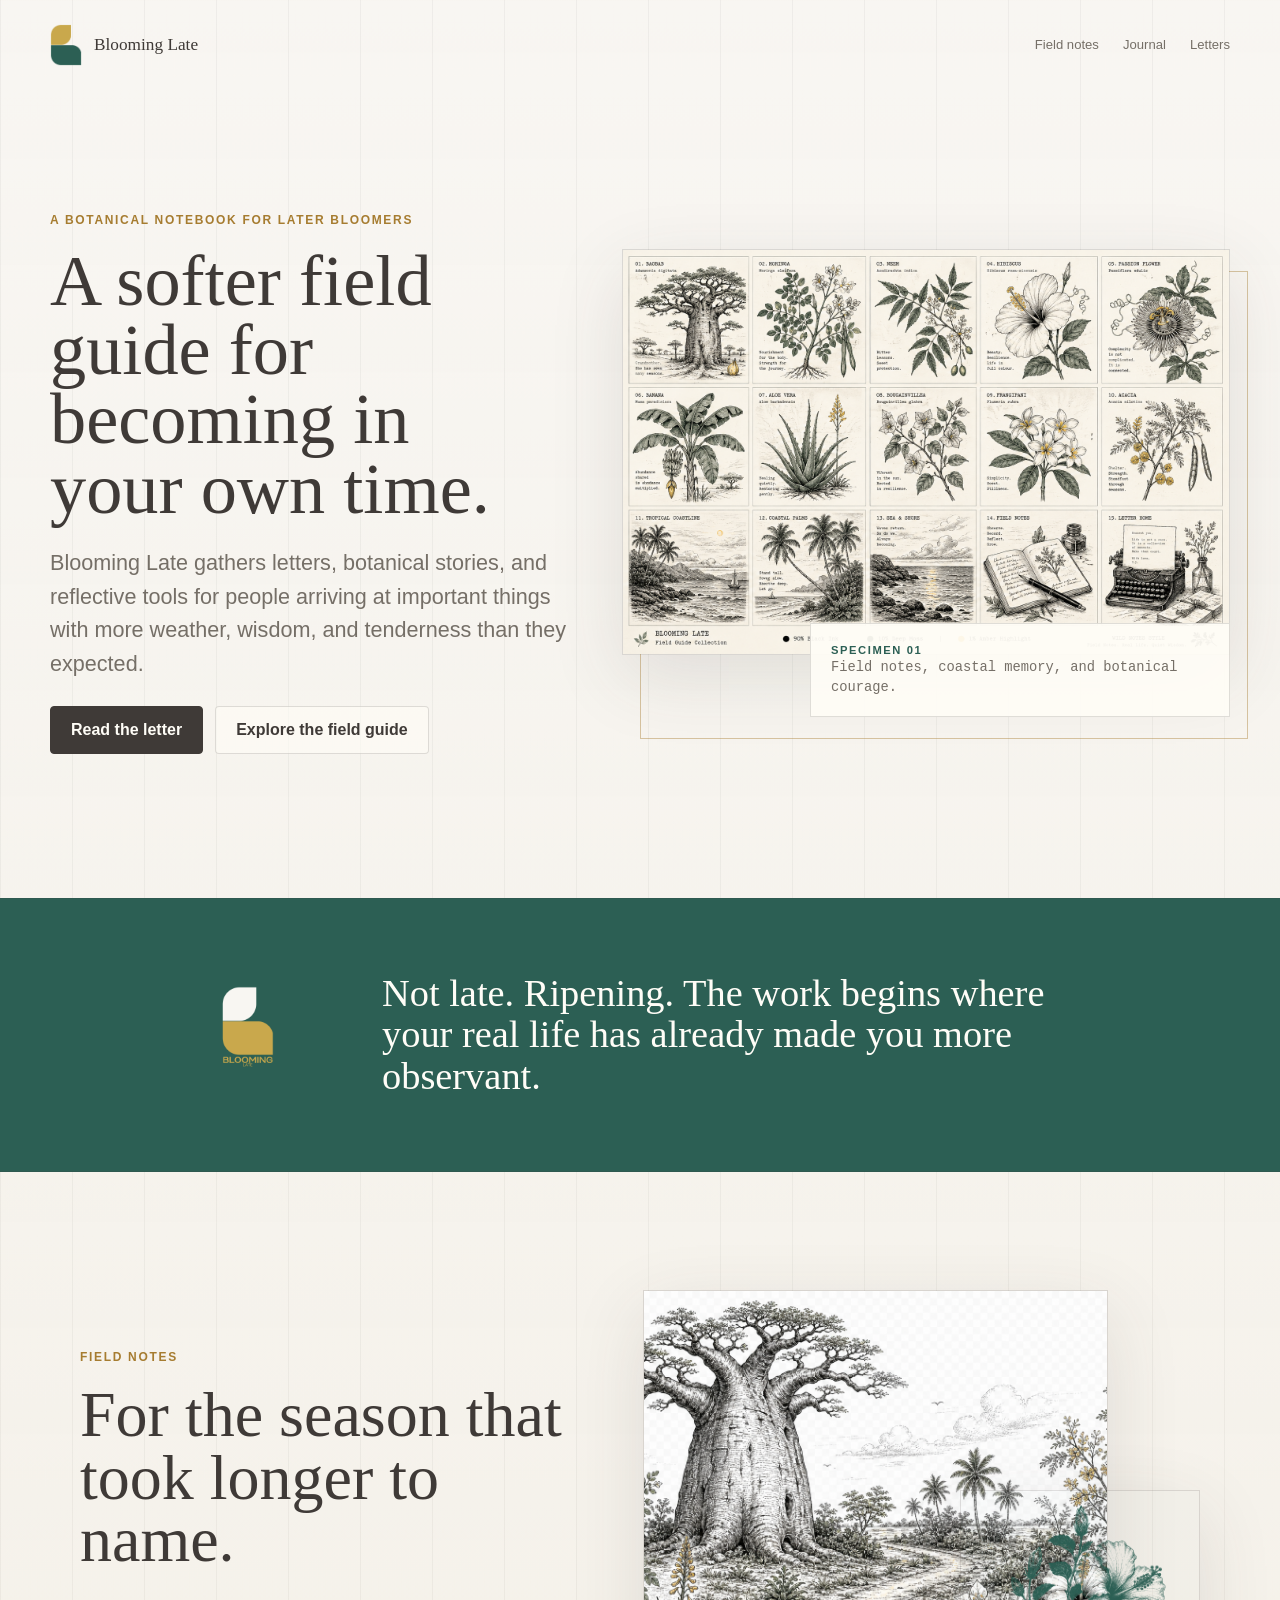
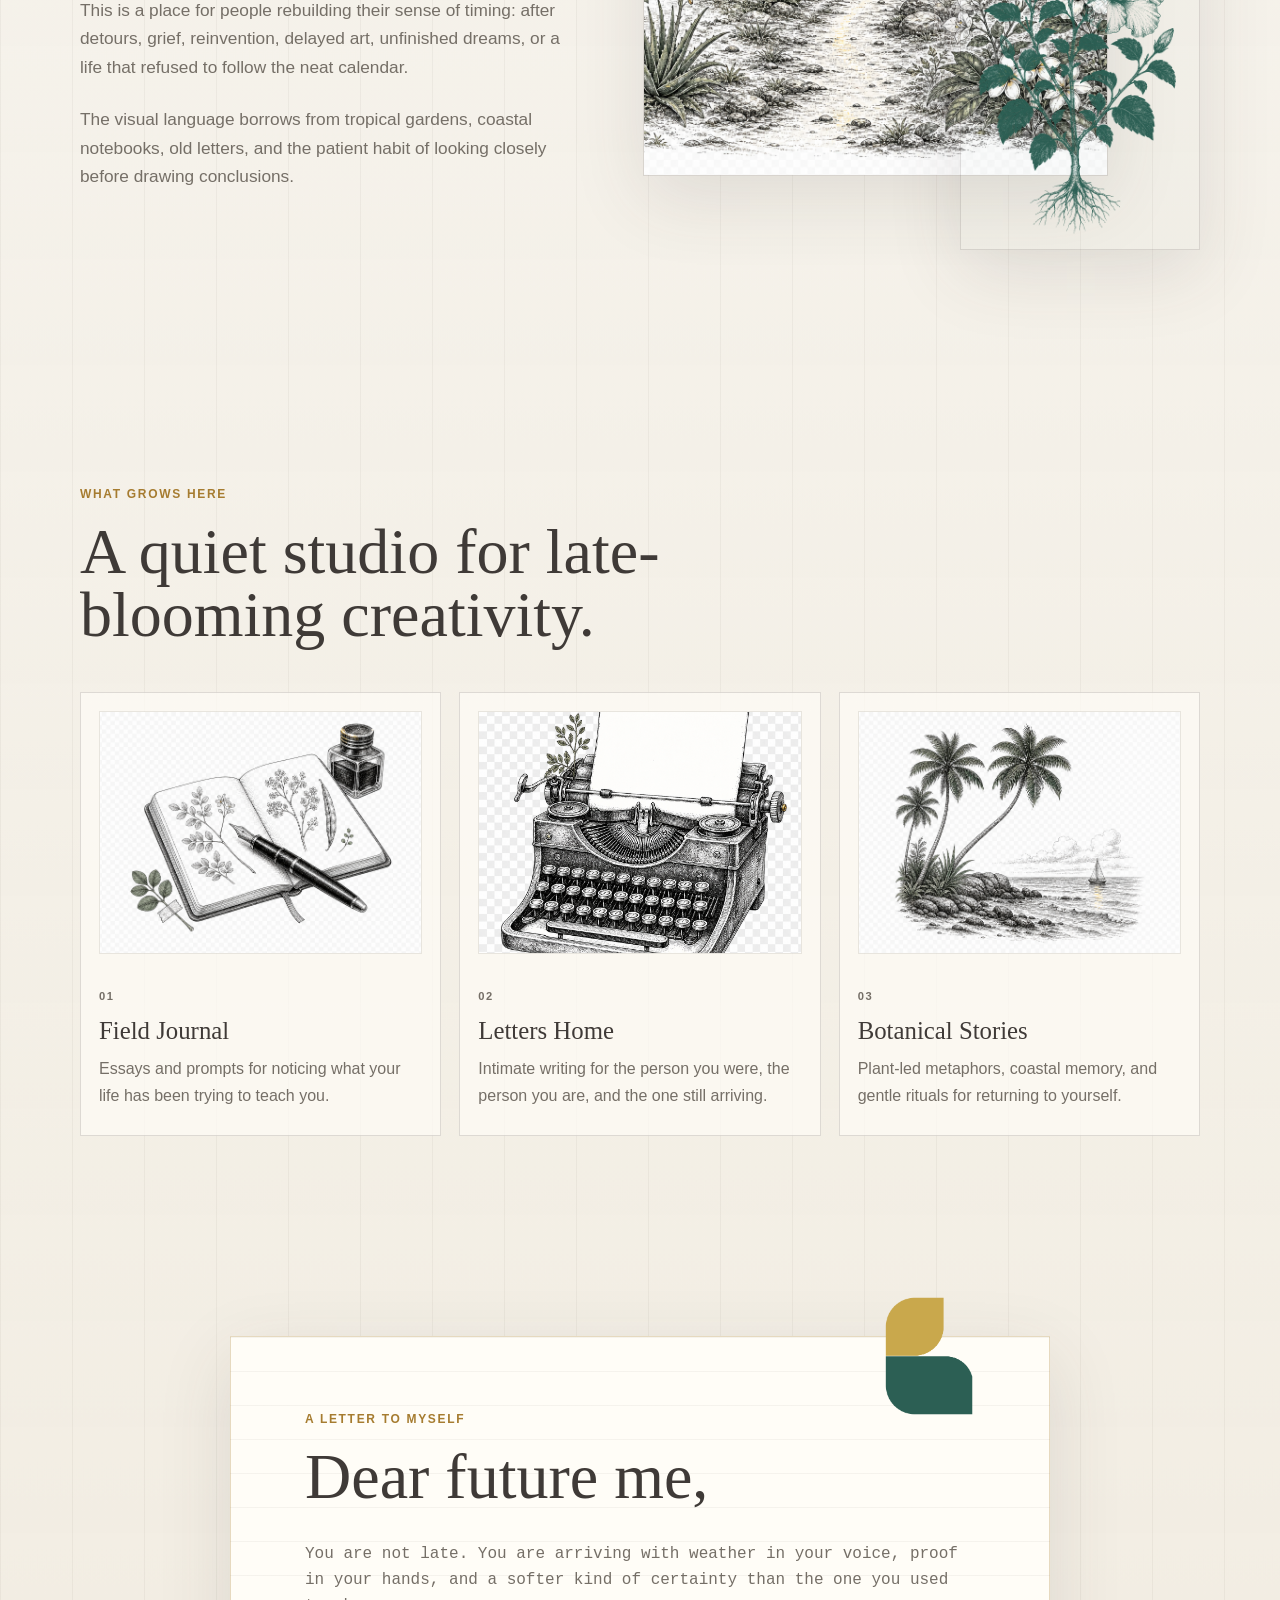
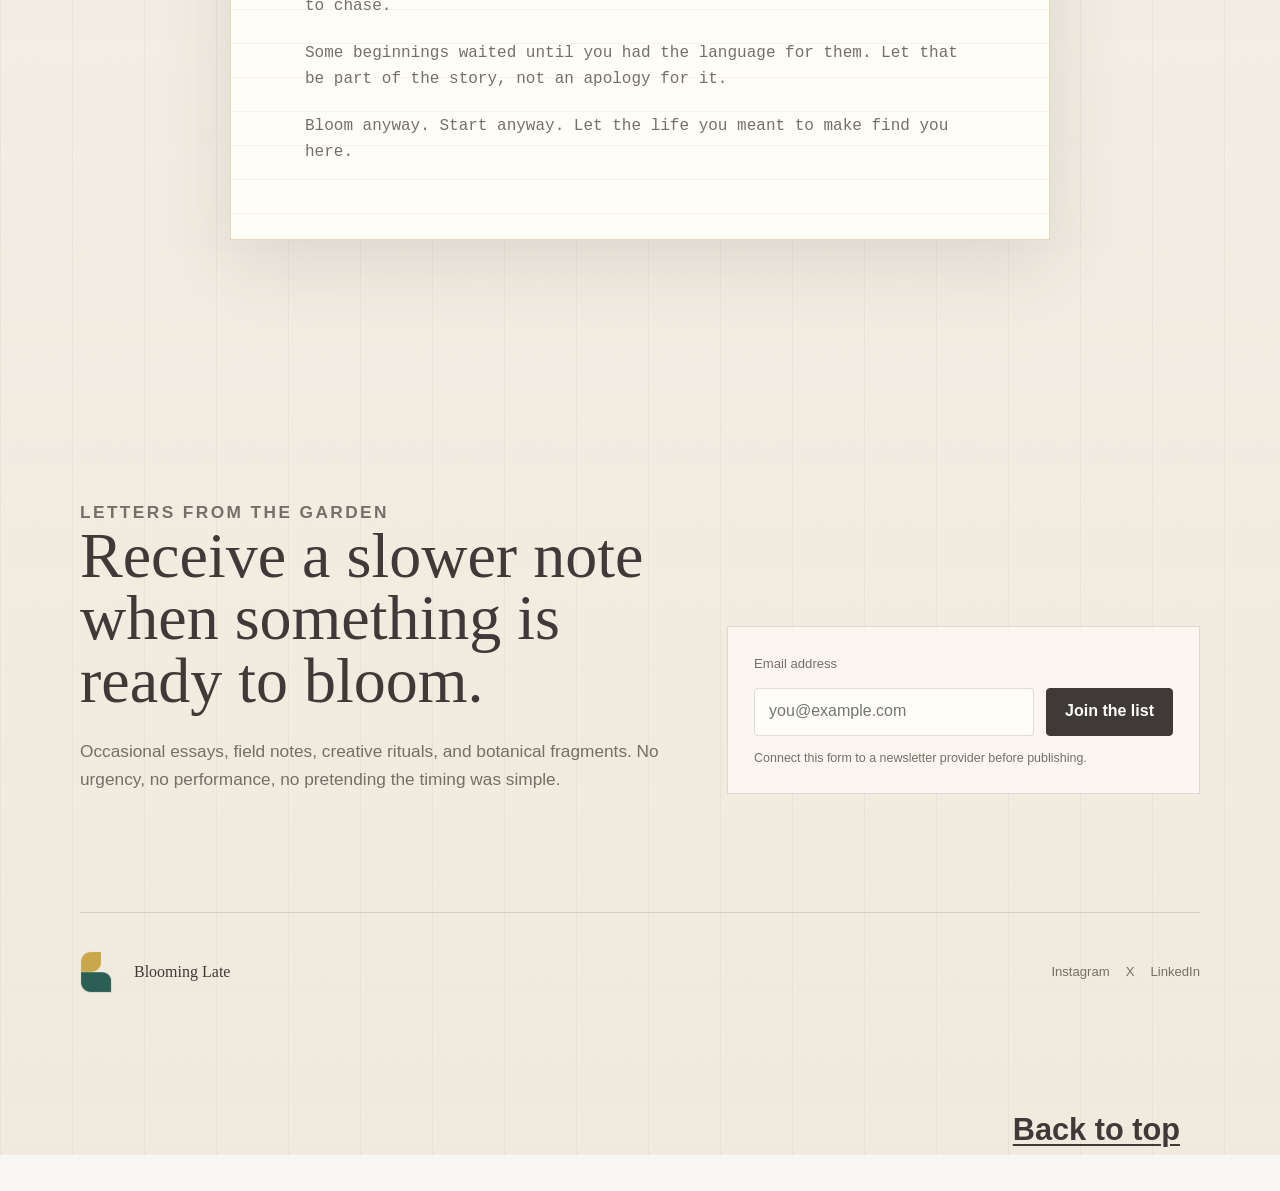
<file: landing-page.html>
<!doctype html>
<html lang="en">
  <head>
    <meta charset="utf-8">
    <meta name="viewport" content="width=device-width, initial-scale=1">
    <meta
      name="description"
      content="Blooming Late is a botanical field journal for people arriving at important things later than planned."
    >
    <title>Blooming Late | Botanical Field Notes for Becoming</title>
    <link rel="icon" type="image/png" sizes="32x32" href="assets/brand/favicons/favicon-32.png">
    <link rel="apple-touch-icon" sizes="180x180" href="assets/brand/favicons/apple-touch-icon.png">
    <link rel="stylesheet" href="brand-tokens.css">
    <link rel="stylesheet" href="landing-page.css">
  </head>
  <body id="top">
    <header class="site-header" aria-label="Blooming Late">
      <a class="brand-link" href="index.html" aria-label="Blooming Late project cover">
        <img src="assets/brand/selected/logo-mark-eyebrow.png" alt="">
        <span>Blooming Late</span>
      </a>
      <nav class="site-nav" aria-label="Primary navigation">
        <a href="#field-notes">Field notes</a>
        <a href="#journal">Journal</a>
        <a href="#letters">Letters</a>
      </nav>
    </header>

    <main>
      <section class="hero" aria-labelledby="hero-title">
        <div class="hero-copy">
          <p class="eyebrow">A botanical notebook for later bloomers</p>
          <h1 id="hero-title">A softer field guide for becoming in your own time.</h1>
          <p class="hero-intro">
            Blooming Late gathers letters, botanical stories, and reflective tools for people
            arriving at important things with more weather, wisdom, and tenderness than they expected.
          </p>
          <div class="hero-actions" aria-label="Landing page actions">
            <a class="button primary" href="#letters">Read the letter</a>
            <a class="button secondary" href="#field-notes">Explore the field guide</a>
          </div>
        </div>

        <figure class="hero-visual">
          <img src="assets/brand/imagery/field-guide-collection.png" alt="Blooming Late field guide collection with botanical and coastal illustrations">
          <figcaption>
            <span>Specimen 01</span>
            Field notes, coastal memory, and botanical courage.
          </figcaption>
        </figure>
      </section>

      <section class="manifesto-band" aria-label="Blooming Late manifesto">
        <img src="assets/brand/selected/logo-lockup-gold.png" alt="Blooming Late logo lockup">
        <p>
          Not late. Ripening. The work begins where your real life has already made you more observant.
        </p>
      </section>

      <section class="split-section" id="field-notes" aria-labelledby="field-notes-title">
        <div class="section-copy">
          <p class="eyebrow">Field notes</p>
          <h2 id="field-notes-title">For the season that took longer to name.</h2>
          <p>
            This is a place for people rebuilding their sense of timing: after detours, grief,
            reinvention, delayed art, unfinished dreams, or a life that refused to follow the neat calendar.
          </p>
          <p>
            The visual language borrows from tropical gardens, coastal notebooks, old letters, and the
            patient habit of looking closely before drawing conclusions.
          </p>
        </div>
        <div class="botanical-stack" aria-label="Blooming Late botanical illustrations">
          <img class="stack-image large" src="assets/brand/illustrations/23-baobab-botanical-path.png" alt="Botanical path beneath a baobab tree">
          <img class="stack-image small" src="assets/brand/illustrations/03-hibiscus-moss.png" alt="Moss green hibiscus botanical illustration">
        </div>
      </section>

      <section class="story-grid" aria-labelledby="story-title">
        <div class="section-heading">
          <p class="eyebrow">What grows here</p>
          <h2 id="story-title">A quiet studio for late-blooming creativity.</h2>
        </div>

        <article class="story-card">
          <img src="assets/brand/illustrations/14-field-notes-notebook.png" alt="Illustrated field notes notebook">
          <div>
            <p class="card-label">01</p>
            <h3>Field Journal</h3>
            <p>Essays and prompts for noticing what your life has been trying to teach you.</p>
          </div>
        </article>

        <article class="story-card">
          <img src="assets/brand/illustrations/15-typewriter.png" alt="Illustrated vintage typewriter">
          <div>
            <p class="card-label">02</p>
            <h3>Letters Home</h3>
            <p>Intimate writing for the person you were, the person you are, and the one still arriving.</p>
          </div>
        </article>

        <article class="story-card">
          <img src="assets/brand/illustrations/12-coastal-palms.png" alt="Coastal palm illustration">
          <div>
            <p class="card-label">03</p>
            <h3>Botanical Stories</h3>
            <p>Plant-led metaphors, coastal memory, and gentle rituals for returning to yourself.</p>
          </div>
        </article>
      </section>

      <section class="letter-section" id="journal" aria-labelledby="letter-title">
        <div class="letter-paper">
          <p class="eyebrow">A letter to myself</p>
          <h2 id="letter-title">Dear future me,</h2>
          <div class="letter-copy">
            <p>
              You are not late. You are arriving with weather in your voice, proof in your hands,
              and a softer kind of certainty than the one you used to chase.
            </p>
            <p>
              Some beginnings waited until you had the language for them. Let that be part of the
              story, not an apology for it.
            </p>
            <p>Bloom anyway. Start anyway. Let the life you meant to make find you here.</p>
          </div>
        </div>
      </section>

      <section class="connect-section" id="letters" aria-labelledby="connect-title">
        <div class="connect-copy">
          <p class="eyebrow">Letters from the garden</p>
          <h2 id="connect-title">Receive a slower note when something is ready to bloom.</h2>
          <p>
            Occasional essays, field notes, creative rituals, and botanical fragments. No urgency,
            no performance, no pretending the timing was simple.
          </p>
        </div>

        <form class="signup-form" action="#" method="post">
          <label for="email">Email address</label>
          <div class="form-row">
            <input
              id="email"
              name="email"
              type="email"
              autocomplete="email"
              placeholder="you@example.com"
              required
            >
            <button type="submit">Join the list</button>
          </div>
          <p class="form-note" id="form-note">
            Connect this form to a newsletter provider before publishing.
          </p>
        </form>
      </section>
    </main>

    <footer class="site-footer">
      <img src="assets/brand/selected/logo-mark-eyebrow.png" alt="">
      <p>Blooming Late</p>
      <nav aria-label="Social media links">
        <a href="https://instagram.com/">Instagram</a>
        <a href="https://x.com/">X</a>
        <a href="https://linkedin.com/">LinkedIn</a>
      </nav>
    </footer>

    <footer class="page-bottom-link">
      <a href="#top">Back to top</a>
    </footer>
    <script src="script.js"></script>
  </body>
</html>
</file>
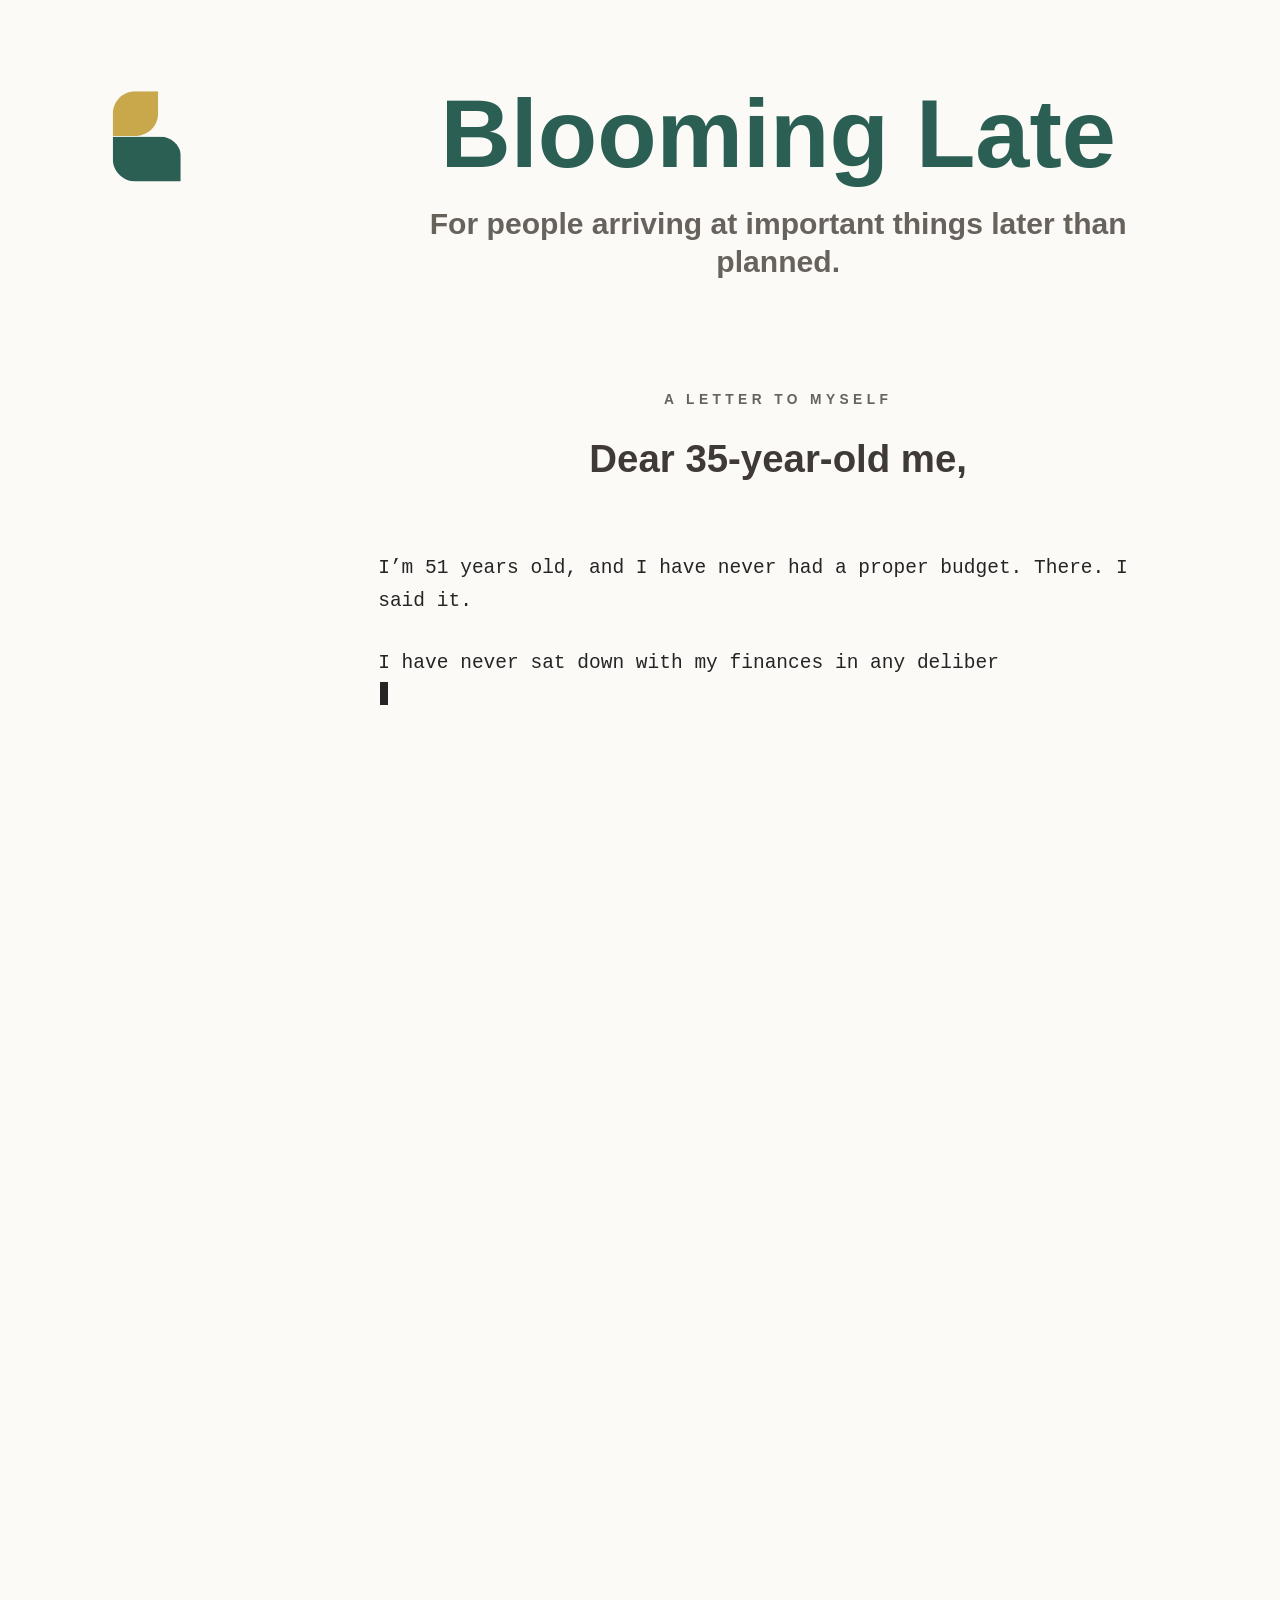
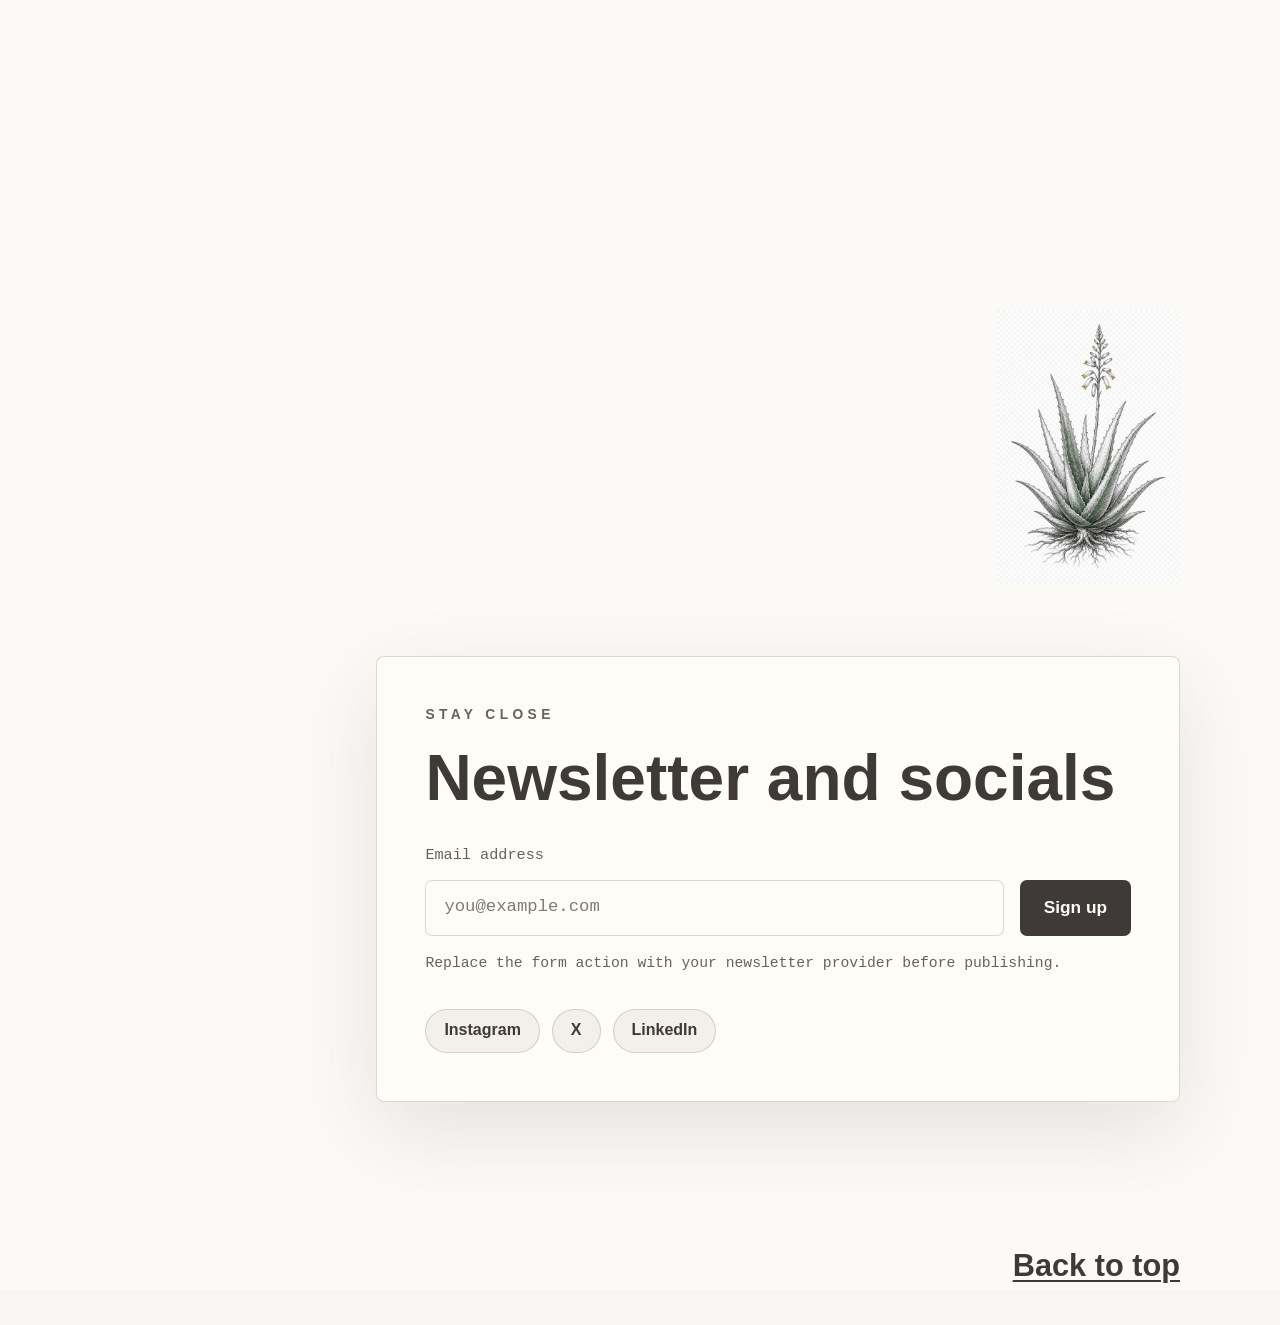
<file: letter-to-myself.html>
<!doctype html>
<html lang="en">
  <head>
    <meta charset="utf-8">
    <meta name="viewport" content="width=device-width, initial-scale=1">
    <meta
      name="description"
      content="Blooming Late holding page for letters to yourself, newsletter updates, and social links."
    >
    <title>Blooming Late | Dear Future Me</title>
    <link rel="icon" type="image/png" sizes="32x32" href="assets/brand/favicons/favicon-32.png">
    <link rel="apple-touch-icon" sizes="180x180" href="assets/brand/favicons/apple-touch-icon.png">
    <link rel="stylesheet" href="brand-tokens.css">
    <link rel="stylesheet" href="holding-page.css?v=22">
  </head>
  <body id="top">
    <main class="holding-page" aria-labelledby="page-title">
      <header class="holding-header" aria-label="Blooming Late">
        <a class="logo-link" href="index.html" aria-label="Open project cover">
          <img src="assets/brand/logos/LM - G3a - Gold Moss-cropped.svg" alt="Blooming Late">
        </a>
        <div class="masthead-copy">
          <h1 class="wordmark" id="page-title">Blooming Late</h1>
          <p class="tagline">For people arriving at important things later than planned.</p>
        </div>
      </header>

      <section class="letter-section" aria-labelledby="letter-title">
        <p class="eyebrow">A letter to myself</p>
        <h3 id="letter-title">Dear 35-year-old me,</h3>

        <div class="letter-copy" aria-live="polite">
          <div class="typed-letter" data-typewriter-output aria-label="Letter text"></div>
          <div class="letter-source" data-typewriter-source aria-hidden="true">
          <p>
            I&rsquo;m 51 years old, and I have never had a proper budget.
            There. I said it.
          </p>
          <p>
            I have never sat down with my finances in any deliberate way. I have never tracked
            what I spend in a month. I have never looked at my pension statement without immediately
            closing the tab. I knew about ISAs years ago and understood they were useful, but I never
            opened one or put any money into one.
          </p>
          <p>
            For most of my adult life, my relationship with money has been this: money comes in,
            money goes out, I try not to look too closely at the gap between the two. I am good at
            many things. Money has not been one of them.
          </p>
          <p>
            And here is the thing I keep coming back to: nobody ever taught me. Not really. There
            was no class at school about how a mortgage works, or what compound interest actually
            does to your savings over time, or why you should probably think about retirement in
            your thirties rather than your fifties.
          </p>
          <p>
            I picked up fragments along the way. Enough to muddle through. Not enough to actually
            feel in control.
          </p>
          <p>
            This is not a success story. Not yet, anyway. I am not writing this from the other side
            of financial freedom, looking back with hard-won wisdom and a paid-off mortgage. I am
            writing this from the middle of the mess.
          </p>
          <p>
            I am learning as I go, and I am sharing that learning in public. Not because I have
            answers, but because I suspect I am not the only one who has felt this way.
          </p>
          <p>
            If you are 35 and reading this, I want you to do something for me. I want you to start
            now, even if you don&rsquo;t feel ready, even if you don&rsquo;t know where to begin, even if the
            whole subject makes your stomach clench a little.
          </p>
          <p>
            Start now, because 51-year-old you will be so grateful that you did.
          </p>
          <p>
            Later arrives faster than you think. I thought money management was for people who were
            good at maths. It isn&rsquo;t. It is mostly about paying attention and making decisions. I am
            good at both of those things when I apply them. I just never applied them here.
          </p>
          <p>
            I thought I would sort it out later. Later is a very seductive idea. Later, when I earn
            more. Later, when life is less complicated. Later became a habit. Later became thirty
            years.
          </p>
          <p>
            I thought not knowing was safer than knowing. If I didn&rsquo;t look at my bank account, I
            couldn&rsquo;t feel bad about what was in it. This is, of course, completely backwards. The
            anxiety of not knowing is far worse than the temporary discomfort of finding out.
          </p>
          <p>
            I thought starting late meant I&rsquo;d failed. This is perhaps the most pernicious one. The
            idea that because I hadn&rsquo;t sorted this out at 25, or 30, or 40, I had somehow missed
            the window. I hadn&rsquo;t. Nobody has.
          </p>
          <p>
            There is a letter I keep composing in my head, addressed to myself at 35.
          </p>
          <p>
            Start now, it says. Not because it&rsquo;s easy. It isn&rsquo;t. Not because you&rsquo;ll get everything
            right. You won&rsquo;t. But because compound interest works both ways: the longer you leave
            it, the more catching up you have to do, and the longer you engage with it, the more it
            builds.
          </p>
          <p>
            Open the app. Look at the statement. Make the budget. Start the pension contributions.
            You will feel better immediately, not because you&rsquo;ve fixed anything, but because
            you&rsquo;ve stopped running away from it.
          </p>
          <p>
            The avoidance costs more than you know. Not just financially. It costs peace of mind.
            Confidence. Options. Energy. It costs years spent worrying about things you could have
            understood in an afternoon.
          </p>
          <p>
            I can&rsquo;t send that letter. But I can write this one.
          </p>
          <p>
            Shame keeps people stuck. The shame of not knowing. The shame of feeling behind. The
            shame of asking what feels like a stupid question. I am done with that.
          </p>
          <p>
            The more I think about it, the more I realise Blooming Late isn&rsquo;t really about
            budgeting, ISAs or pensions. It&rsquo;s about replacing financial shame with financial
            literacy.
          </p>
          <p>
            Welcome to Blooming Late. I&rsquo;m glad you&rsquo;re here. Let&rsquo;s figure this out together.
          </p>
          </div>
        </div>
      </section>

      <div class="aloe-accent" aria-hidden="true">
        <img src="assets/brand/illustrations/08-aloe-full-plant.png" alt="">
      </div>

      <section class="signup-card" aria-labelledby="signup-title">
        <p class="eyebrow">Stay close</p>
        <h2 class="signup-title" id="signup-title">Newsletter and socials</h2>

        <form class="signup-form" action="#" method="post">
          <label for="email">Email address</label>
          <div class="form-row">
            <input
              id="email"
              name="email"
              type="email"
              autocomplete="email"
              placeholder="you@example.com"
              required
            >
            <button type="submit">Sign up</button>
          </div>
          <p class="form-note" id="form-note">
            Replace the form action with your newsletter provider before publishing.
          </p>
        </form>

        <nav class="social-links" aria-label="Social media links">
          <a href="https://instagram.com/">Instagram</a>
          <a href="https://x.com/">X</a>
          <a href="https://linkedin.com/">LinkedIn</a>
        </nav>
      </section>
    </main>

    <footer class="page-bottom-link">
      <a href="#top">Back to top</a>
    </footer>
    <script src="script.js"></script>
  </body>
</html>
</file>
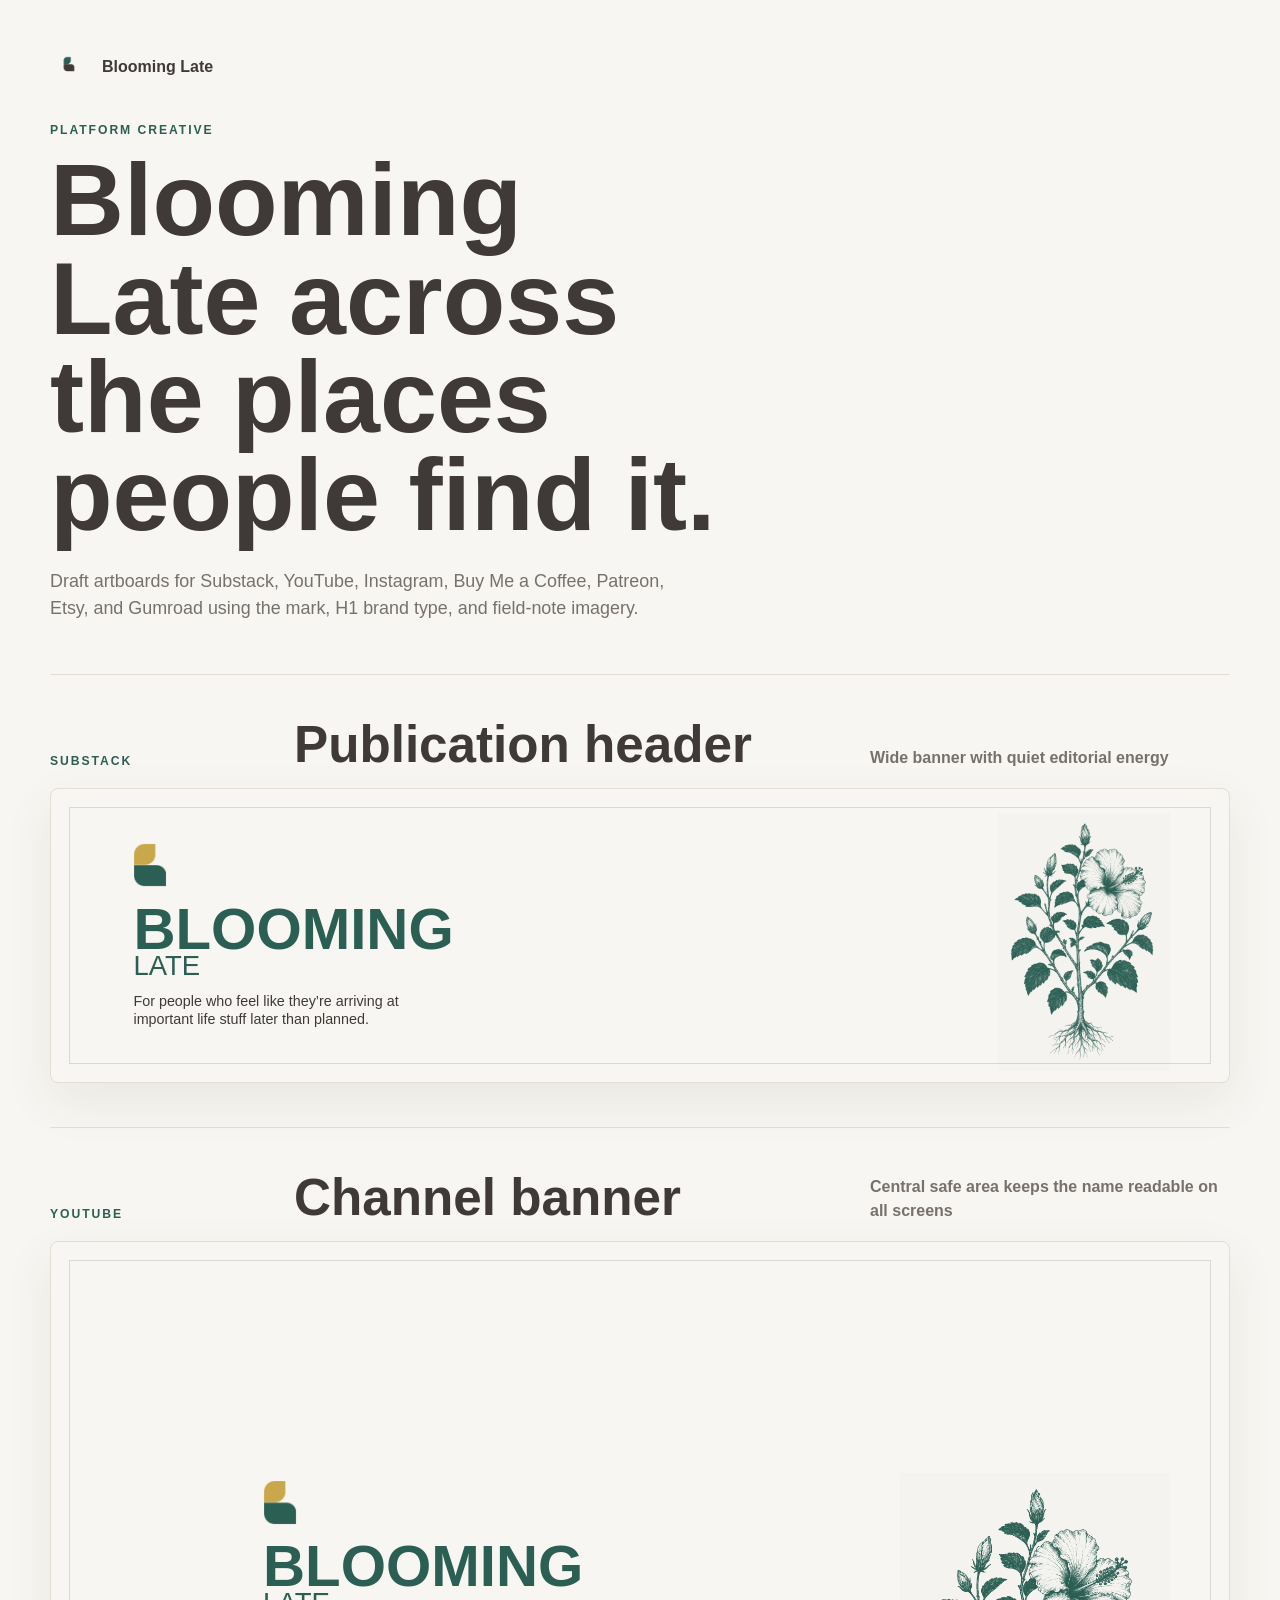
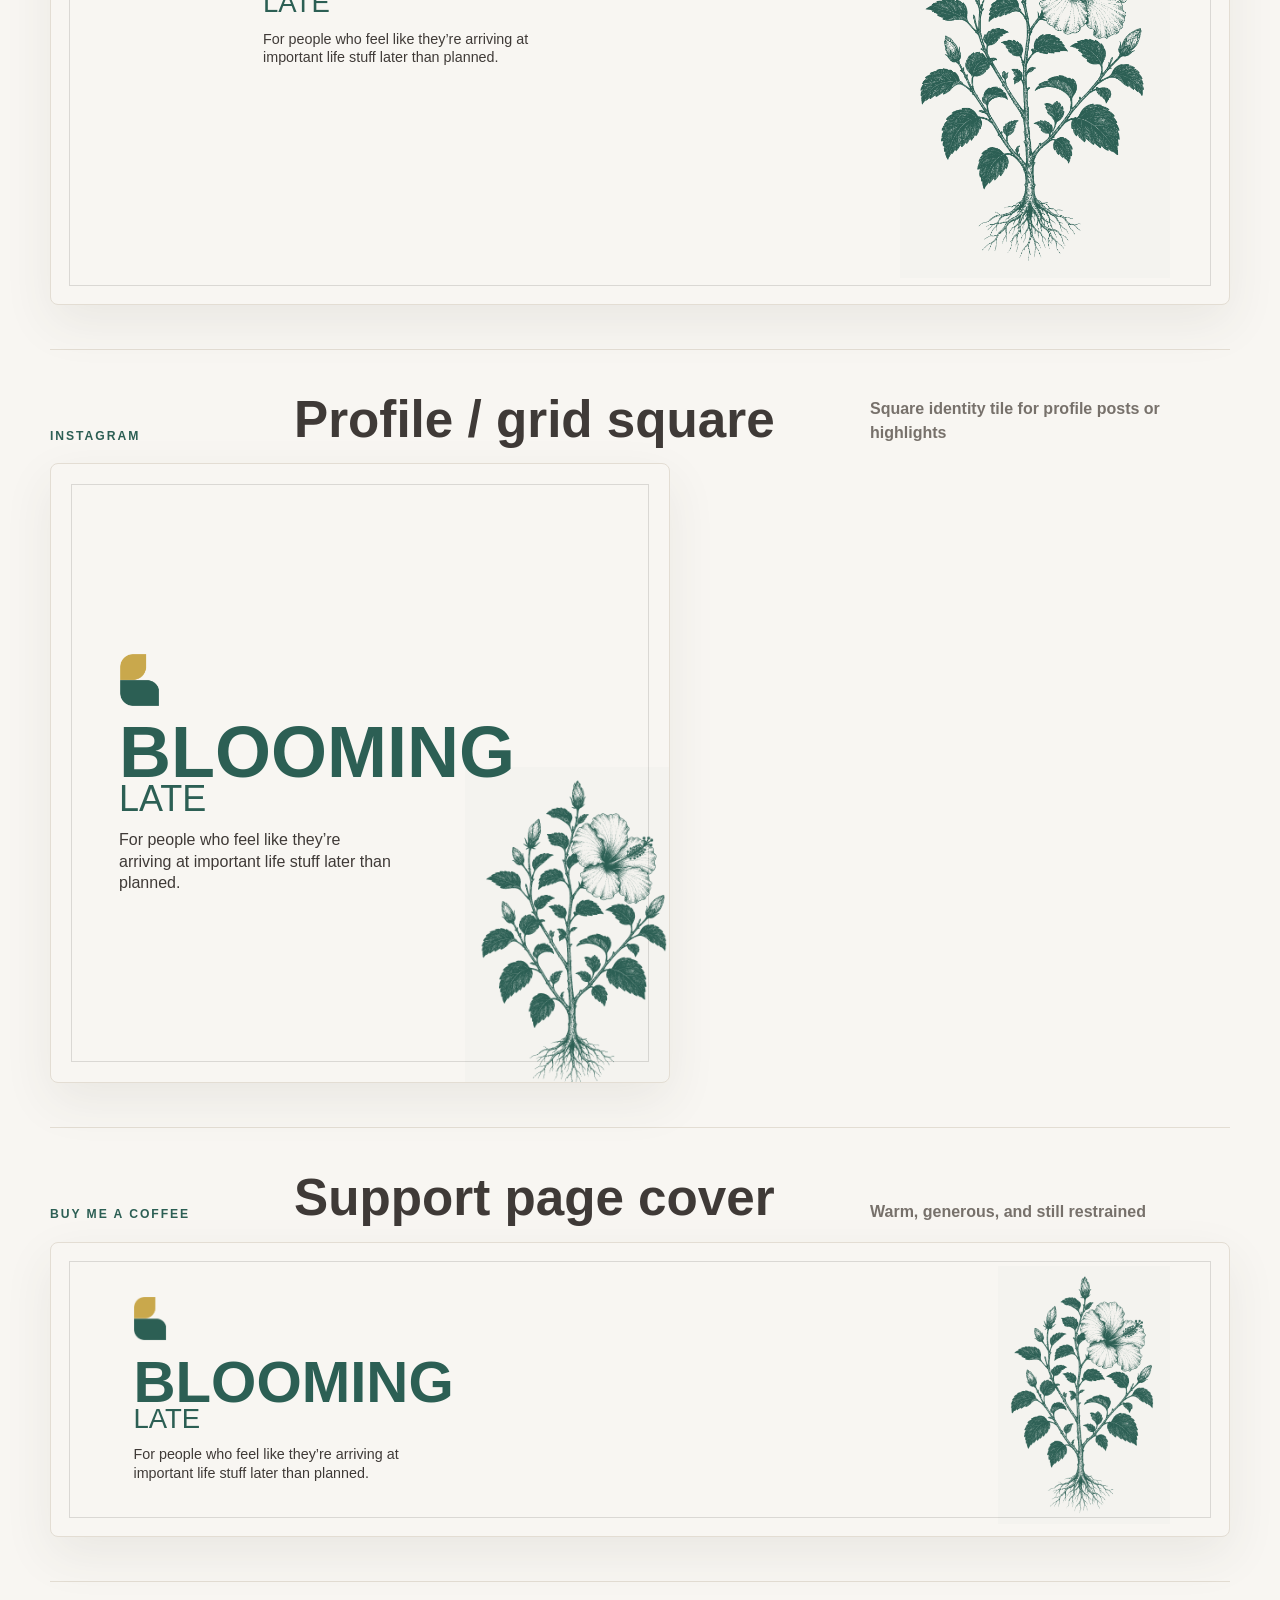
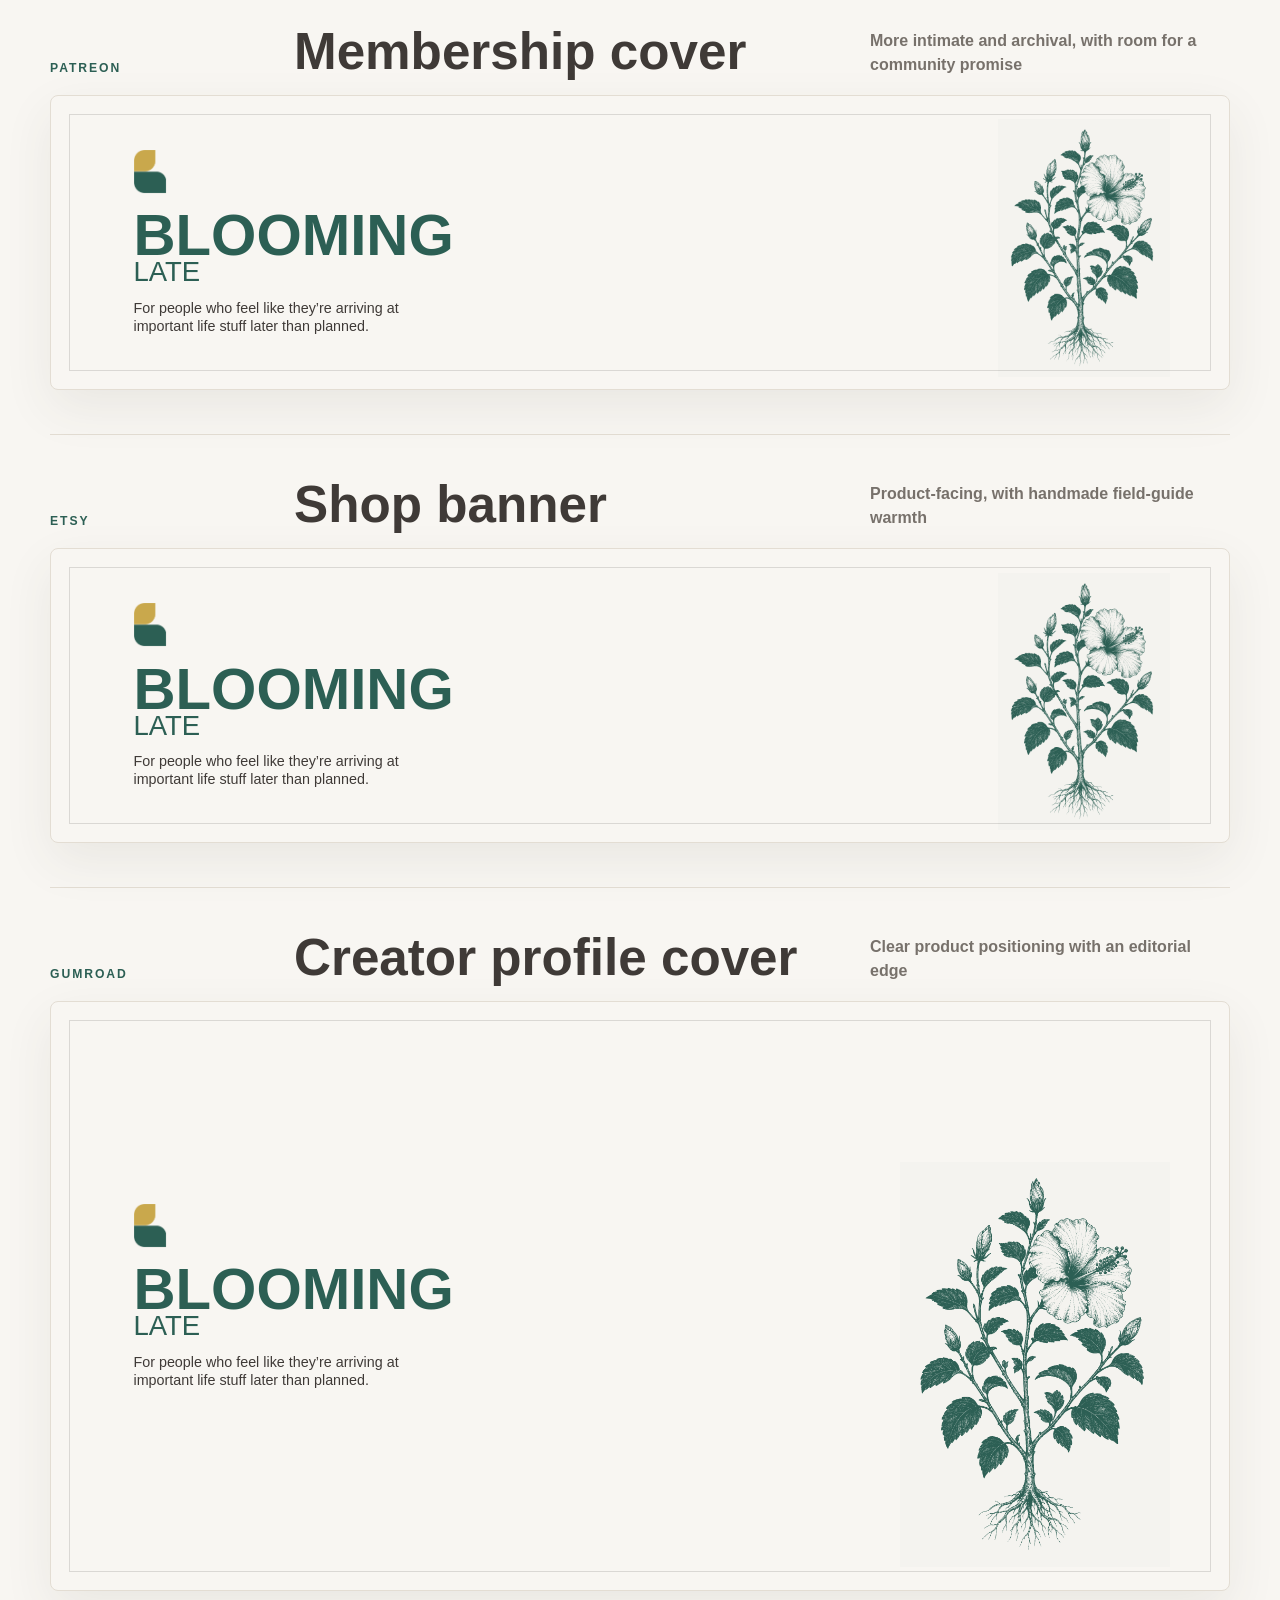
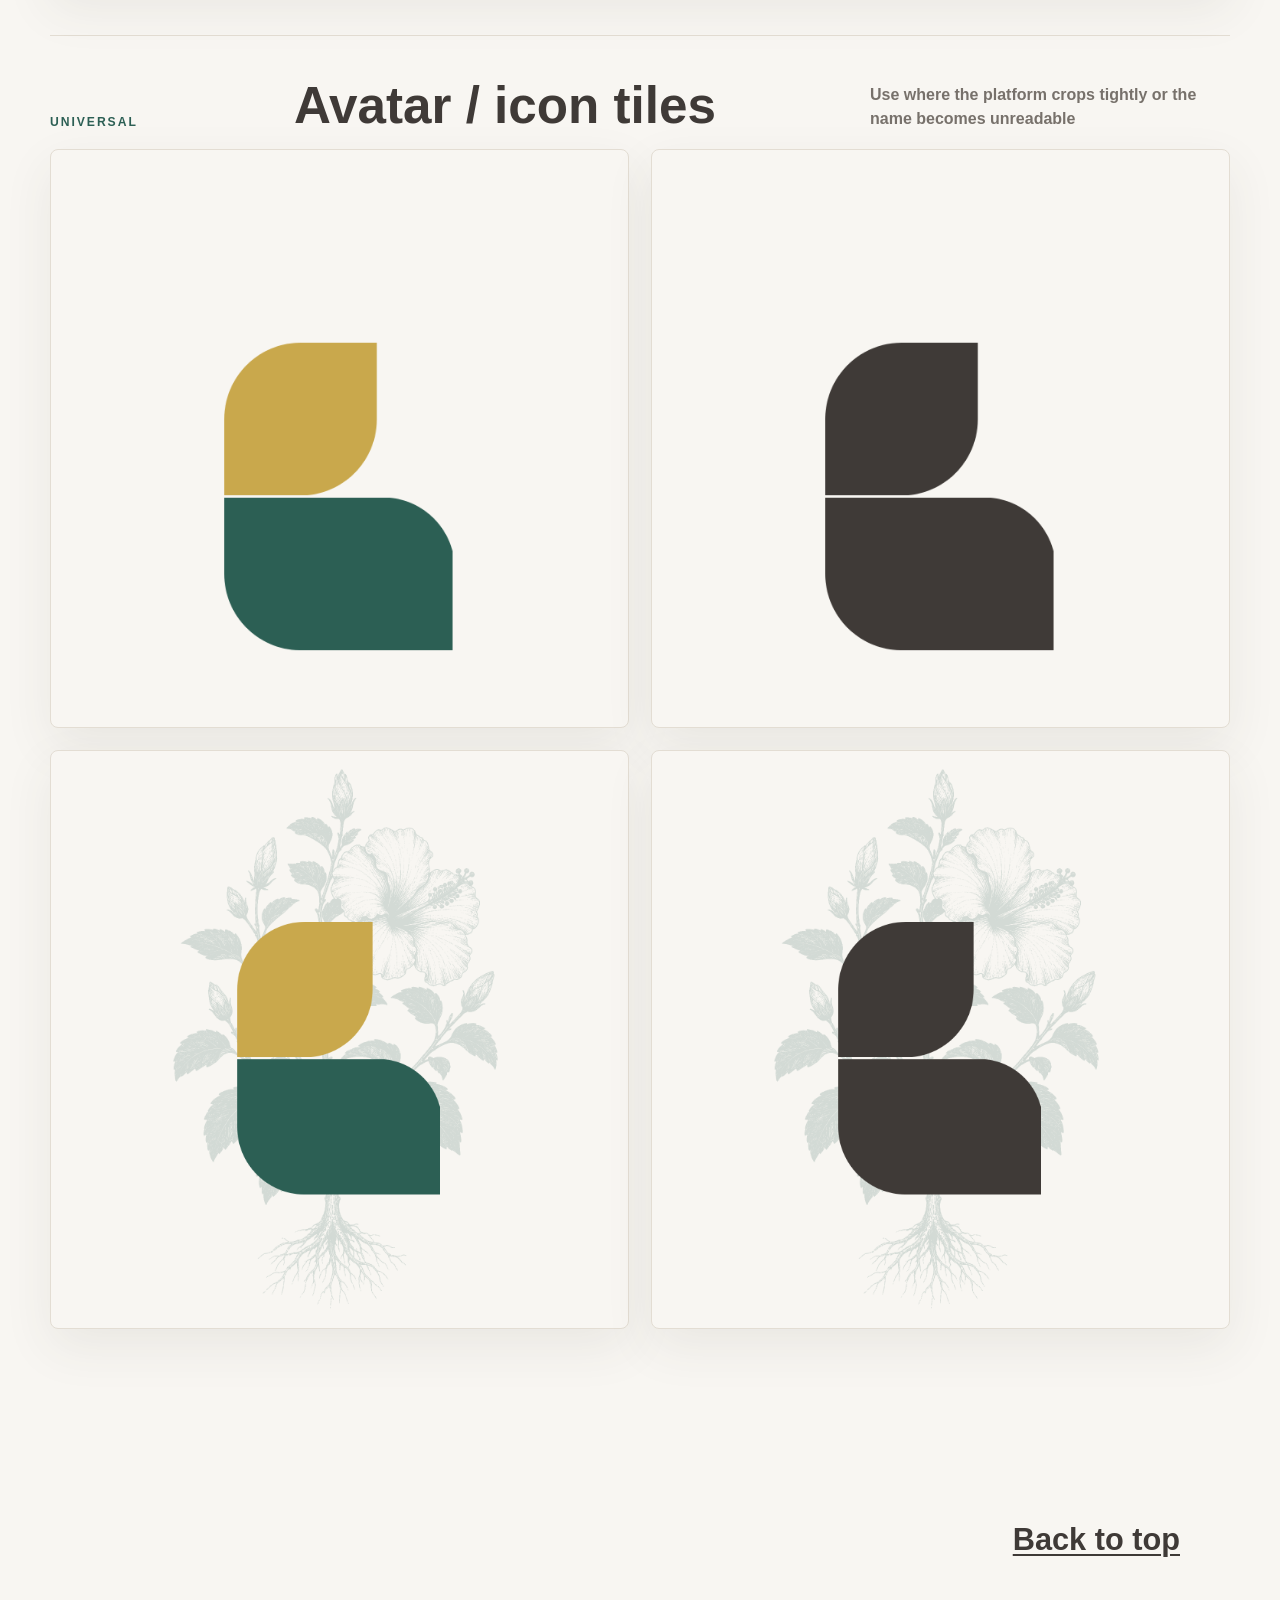
<file: platform-creatives.html>
<!doctype html>
<html lang="en">
  <head>
    <meta charset="utf-8">
    <meta name="viewport" content="width=device-width, initial-scale=1">
    <title>Blooming Late Platform Creative</title>
    <link rel="icon" type="image/png" sizes="32x32" href="assets/brand/favicons/favicon-32.png">
    <link rel="stylesheet" href="brand-tokens.css">
    <link rel="stylesheet" href="platform-creatives.css">
  </head>
  <body id="top">
    <header class="page-header">
      <a class="brand-link" href="index.html">
        <img src="assets/brand/favicons/icon-192.png" alt="">
        <span>Blooming Late</span>
      </a>
      <p class="eyebrow">Platform creative</p>
      <h1>Blooming Late across the places people find it.</h1>
      <p>
        Draft artboards for Substack, YouTube, Instagram, Buy Me a Coffee,
        Patreon, Etsy, and Gumroad using the mark, H1 brand type, and field-note imagery.
      </p>
    </header>

    <main class="creative-list">
      <section class="creative-card">
        <div class="creative-meta">
          <p class="eyebrow">Substack</p>
          <h2>Publication header</h2>
          <span>Wide banner with quiet editorial energy</span>
        </div>
        <article class="artboard wide substack">
          <div class="brand-block">
            <img class="mark brand-eyebrow" src="assets/brand/selected/logo-mark-eyebrow.png" alt="">
            <div class="brand-copy">
              <div class="wordmark" aria-label="Blooming Late">
                <span>Blooming</span>
                <small>Late</small>
              </div>
              <p>For people who feel like they&rsquo;re arriving at important life stuff later than planned.</p>
            </div>
          </div>
          <img class="right-illustration hibiscus" src="assets/brand/illustrations/03-hibiscus-moss.png" alt="">
        </article>
      </section>

      <section class="creative-card">
        <div class="creative-meta">
          <p class="eyebrow">YouTube</p>
          <h2>Channel banner</h2>
          <span>Central safe area keeps the name readable on all screens</span>
        </div>
        <article class="artboard youtube">
          <div class="youtube-safe">
            <img class="mark brand-eyebrow" src="assets/brand/selected/logo-mark-eyebrow.png" alt="">
            <div class="brand-copy">
              <div class="wordmark" aria-label="Blooming Late">
                <span>Blooming</span>
                <small>Late</small>
              </div>
              <p>For people who feel like they&rsquo;re arriving at important life stuff later than planned.</p>
            </div>
          </div>
          <img class="right-illustration hibiscus" src="assets/brand/illustrations/03-hibiscus-moss.png" alt="">
        </article>
      </section>

      <section class="creative-card">
        <div class="creative-meta">
          <p class="eyebrow">Instagram</p>
          <h2>Profile / grid square</h2>
          <span>Square identity tile for profile posts or highlights</span>
        </div>
        <article class="artboard square instagram">
          <img class="mark brand-eyebrow large-mark" src="assets/brand/selected/logo-mark-eyebrow.png" alt="">
          <div class="wordmark" aria-label="Blooming Late">
                <span>Blooming</span>
                <small>Late</small>
              </div>
          <p>For people who feel like they&rsquo;re arriving at important life stuff later than planned.</p>
          <img class="corner-illustration" src="assets/brand/illustrations/03-hibiscus-moss.png" alt="">
        </article>
      </section>

      <section class="creative-card">
        <div class="creative-meta">
          <p class="eyebrow">Buy Me a Coffee</p>
          <h2>Support page cover</h2>
          <span>Warm, generous, and still restrained</span>
        </div>
        <article class="artboard wide coffee">
          <div class="brand-block">
            <img class="mark brand-eyebrow" src="assets/brand/selected/logo-mark-eyebrow.png" alt="">
            <div class="brand-copy">
              <div class="wordmark" aria-label="Blooming Late">
                <span>Blooming</span>
                <small>Late</small>
              </div>
              <p>For people who feel like they&rsquo;re arriving at important life stuff later than planned.</p>
            </div>
          </div>
          <img class="right-illustration hibiscus" src="assets/brand/illustrations/03-hibiscus-moss.png" alt="">
        </article>
      </section>

      <section class="creative-card">
        <div class="creative-meta">
          <p class="eyebrow">Patreon</p>
          <h2>Membership cover</h2>
          <span>More intimate and archival, with room for a community promise</span>
        </div>
        <article class="artboard wide patreon">
          <div class="brand-block">
            <img class="mark brand-eyebrow" src="assets/brand/selected/logo-mark-eyebrow.png" alt="">
            <div class="brand-copy">
              <div class="wordmark" aria-label="Blooming Late">
                <span>Blooming</span>
                <small>Late</small>
              </div>
              <p>For people who feel like they&rsquo;re arriving at important life stuff later than planned.</p>
            </div>
          </div>
          <img class="right-illustration hibiscus" src="assets/brand/illustrations/03-hibiscus-moss.png" alt="">
        </article>
      </section>

      <section class="creative-card">
        <div class="creative-meta">
          <p class="eyebrow">Etsy</p>
          <h2>Shop banner</h2>
          <span>Product-facing, with handmade field-guide warmth</span>
        </div>
        <article class="artboard wide etsy">
          <div class="brand-block">
            <img class="mark brand-eyebrow" src="assets/brand/selected/logo-mark-eyebrow.png" alt="">
            <div class="brand-copy">
              <div class="wordmark" aria-label="Blooming Late">
                <span>Blooming</span>
                <small>Late</small>
              </div>
              <p>For people who feel like they&rsquo;re arriving at important life stuff later than planned.</p>
            </div>
          </div>
          <img class="right-illustration hibiscus" src="assets/brand/illustrations/03-hibiscus-moss.png" alt="">
        </article>
      </section>

      <section class="creative-card">
        <div class="creative-meta">
          <p class="eyebrow">Gumroad</p>
          <h2>Creator profile cover</h2>
          <span>Clear product positioning with an editorial edge</span>
        </div>
        <article class="artboard gumroad">
          <div class="brand-block">
            <img class="mark brand-eyebrow" src="assets/brand/selected/logo-mark-eyebrow.png" alt="">
            <div class="brand-copy">
              <div class="wordmark" aria-label="Blooming Late">
                <span>Blooming</span>
                <small>Late</small>
              </div>
              <p>For people who feel like they&rsquo;re arriving at important life stuff later than planned.</p>
            </div>
          </div>
          <img class="right-illustration hibiscus" src="assets/brand/illustrations/03-hibiscus-moss.png" alt="">
        </article>
      </section>

      <section class="creative-card">
        <div class="creative-meta">
          <p class="eyebrow">Universal</p>
          <h2>Avatar / icon tiles</h2>
          <span>Use where the platform crops tightly or the name becomes unreadable</span>
        </div>
        <div class="avatar-pair">
          <article class="artboard square avatar-colour" aria-label="Two-tone Soft Gold and Deep Moss avatar">
            <img src="assets/brand/logos/G3a -Deep Moss -USE this one.png" alt="">
          </article>
          <article class="artboard square avatar-ink" aria-label="Charcoal Ink avatar">
            <img src="assets/brand/logos/G2b -Charcoal Ink - USE this one.png" alt="">
          </article>
          <article class="artboard square avatar-illustrated avatar-colour" aria-label="Two-tone avatar with hibiscus illustration">
            <img class="avatar-illustration" src="assets/brand/illustrations/03-hibiscus-moss.png" alt="">
            <img class="avatar-logo" src="assets/brand/logos/G3a -Deep Moss -USE this one.png" alt="">
          </article>
          <article class="artboard square avatar-illustrated avatar-ink" aria-label="Charcoal Ink avatar with hibiscus illustration">
            <img class="avatar-illustration" src="assets/brand/illustrations/03-hibiscus-moss.png" alt="">
            <img class="avatar-logo" src="assets/brand/logos/G2b -Charcoal Ink - USE this one.png" alt="">
          </article>
        </div>
      </section>
    </main>
    <footer class="page-bottom-link">
      <a href="#top">Back to top</a>
    </footer>
  </body>
</html>
</file>
<file: brand-tokens.css>
:root {
  --brand-charcoal-ink: #3f3a37;
  --brand-deep-moss: #2c5f54;
  --brand-soft-gold: #c9a84c;
  --brand-paper: #f8f6f2;
  --brand-copper: #a67c30;

  --tracker-shared-house: #3a4147;
  --tracker-solo-finance: #2c5f54;
  --tracker-couples: #a66b3d;
  --tracker-nomad-finance: #1b4f72;
  --tracker-traveller-upgrade: #1b4f72;
}
</file>
<file: styles.css>
:root {
  --background: var(--brand-paper, #f8f6f2);
  --text: var(--brand-charcoal-ink, #3f3a37);
  --moss: var(--brand-deep-moss, #2c5f54);
  --gold: var(--brand-soft-gold, #c9a84c);
  --copper: var(--brand-copper, #a67c30);
  --paper: #fffdf7;
  --mist: #efede8;
  --muted: #68625c;
  --line: rgba(63, 58, 55, 0.16);
  --redline: rgba(166, 124, 48, 0.72);
  --shadow: 0 24px 70px rgba(63, 58, 55, 0.12);
  --serif: Georgia, "Times New Roman", Times, serif;
  --sans: "Avenir Next", Avenir, "Helvetica Neue", Arial, sans-serif;
  --mono: "Courier Prime", "Courier New", Courier, monospace;
}

* {
  box-sizing: border-box;
}

html {
  scroll-behavior: smooth;
  background: var(--background);
}

body {
  margin: 0;
  color: var(--text);
  background:
    linear-gradient(90deg, rgba(63, 58, 55, 0.05) 1px, transparent 1px),
    linear-gradient(180deg, #fbfaf7 0%, var(--background) 46%, #ece8df 100%);
  background-size: 72px 72px, auto;
  font-family: var(--sans);
  line-height: 1.55;
}

img {
  display: block;
  max-width: 100%;
}

a {
  color: inherit;
}

.page-bottom-link {
  width: min(100% - 44px, 1080px);
  margin: 64px auto 36px;
  text-align: right;
}

.page-bottom-link a {
  color: var(--text);
  font-family: var(--sans);
  font-size: clamp(1.35rem, 2.4vw, 2rem);
  font-weight: 800;
  text-decoration: underline;
  text-underline-offset: 0.12em;
  text-decoration-thickness: 0.08em;
}

.intro-header,
.intro-hero,
.purpose-section,
.principles-section,
.route-section,
.intro-footer {
  width: min(100% - 44px, 1080px);
  margin: 0 auto;
}

.intro-header {
  padding: 48px 0 34px;
  display: flex;
  align-items: center;
  justify-content: space-between;
  gap: 32px;
}

.brand-mark {
  display: inline-flex;
  align-items: center;
  gap: 14px;
  color: var(--text);
  font-family: var(--serif);
  font-size: 1.1rem;
  text-decoration: none;
}

.brand-mark img {
  width: 34px;
  height: 46px;
  object-fit: contain;
}

.intro-header p {
  margin: 0;
  color: var(--muted);
  font-size: 0.86rem;
  font-weight: 700;
}

.intro-hero {
  padding: 48px 0 38px;
}

.eyebrow,
.route-label {
  margin: 0 0 18px;
  color: var(--copper);
  font-size: 0.78rem;
  font-weight: 800;
  letter-spacing: 0.14em;
  line-height: 1.35;
  text-transform: uppercase;
}

.centered {
  text-align: center;
}

h1,
h2,
h3 {
  margin: 0;
  color: var(--text);
  letter-spacing: 0;
}

h1,
.principles-grid h2 {
  font-family: var(--serif);
  font-weight: 500;
}

h1 {
  font-size: clamp(4rem, 9vw, 6.8rem);
  line-height: 0.92;
}

.intro-copy {
  max-width: 760px;
  margin-top: 28px;
  color: var(--muted);
  font-size: 1.08rem;
}

.intro-copy p {
  margin: 0;
}

.intro-copy p + p {
  margin-top: 10px;
}

.purpose-section,
.principles-section {
  padding: 48px 0 58px;
}

.purpose-section h2 {
  max-width: 760px;
  margin: 0 auto 38px;
  color: var(--muted);
  font-size: clamp(1.35rem, 2.2vw, 1.9rem);
  font-weight: 500;
  line-height: 1.35;
  text-align: center;
}

.purpose-grid,
.principles-grid {
  display: grid;
  grid-template-columns: repeat(3, minmax(0, 1fr));
  border-top: 2px solid var(--redline);
  background: rgba(239, 237, 232, 0.92);
}

.purpose-grid article,
.principles-grid article {
  padding: 30px 34px 34px;
  text-align: center;
}

.purpose-grid h3 {
  margin: 0 0 16px;
  font-size: 1rem;
  line-height: 1.2;
}

.purpose-grid p,
.principles-grid p {
  margin: 0;
  color: var(--muted);
}

.principles-grid {
  margin-top: 22px;
}

.principles-grid h2 {
  margin-bottom: 22px;
  font-size: clamp(2rem, 3.6vw, 3.15rem);
  line-height: 1;
}

.experience-cue {
  padding: 14px 0 64px;
  display: grid;
  justify-items: center;
  gap: 12px;
  color: var(--text);
  font-size: 0.82rem;
  font-weight: 800;
  letter-spacing: 0.12em;
  text-transform: uppercase;
}

.experience-cue .arrow {
  color: var(--copper);
  font-size: 1.8rem;
  line-height: 1;
}

.route-section {
  width: 100%;
  padding: 0 0 86px;
  border-top: 2px solid var(--redline);
}

.route-intro,
.route-card {
  width: min(100% - 44px, 1080px);
  margin-inline: auto;
}

.route-intro {
  padding: 48px 0 22px;
}

.route-intro h2 {
  max-width: 620px;
  font-family: var(--serif);
  font-size: clamp(2.2rem, 4.4vw, 4rem);
  font-weight: 500;
  line-height: 1;
}

.route-card {
  min-height: 390px;
  display: grid;
  grid-template-columns: minmax(260px, 0.58fr) minmax(360px, 1fr);
  align-items: center;
  gap: 64px;
  padding: 54px 0;
}

.route-card + .route-card {
  border-top: 1px solid var(--line);
}

.route-copy h3 {
  font-family: var(--serif);
  font-size: clamp(2.2rem, 4.1vw, 3.65rem);
  font-weight: 500;
  line-height: 1;
}

.route-copy p:not(.route-label) {
  max-width: 430px;
  margin: 24px 0 0;
  color: var(--muted);
  font-size: 1.04rem;
}

.route-button {
  width: fit-content;
  min-height: 52px;
  margin-top: 34px;
  padding: 0 22px;
  display: inline-flex;
  align-items: center;
  gap: 16px;
  border: 1px solid transparent;
  background: var(--paper);
  box-shadow: 0 12px 30px rgba(63, 58, 55, 0.08);
  color: var(--text);
  font-weight: 800;
  text-decoration: none;
}

.route-button span {
  color: var(--copper);
  font-size: 1.5rem;
  line-height: 1;
}

.route-button:hover,
.route-button:focus-visible {
  border-color: rgba(166, 124, 48, 0.42);
}

.route-preview {
  position: relative;
  min-height: 360px;
  box-shadow: var(--shadow);
}

.brand-preview {
  padding: 44px;
  display: grid;
  align-content: center;
  gap: 28px;
  background:
    linear-gradient(135deg, rgba(255, 253, 247, 0.05), rgba(201, 168, 76, 0.14)),
    var(--moss);
}

.preview-logo {
  width: min(64%, 360px);
}

.preview-mark {
  position: absolute;
  right: 36px;
  bottom: 28px;
  width: 118px;
}

.swatch-row {
  display: flex;
  gap: 12px;
}

.swatch {
  width: 54px;
  height: 54px;
  border: 1px solid rgba(255, 253, 247, 0.4);
}

.swatch.charcoal {
  background: var(--text);
}

.swatch.moss {
  background: var(--moss);
}

.swatch.gold {
  background: var(--gold);
}

.swatch.paper {
  background: var(--paper);
}

.landing-preview {
  background: var(--paper);
}

.letter-preview {
  background: transparent;
  box-shadow: none;
}

.letter-preview > img {
  width: 100%;
  height: 360px;
  object-fit: contain;
}

.landing-preview > img {
  width: 100%;
  height: 360px;
  object-fit: cover;
  border: 1px solid var(--line);
}

.floating-note {
  position: absolute;
  right: 28px;
  bottom: -28px;
  width: min(58%, 330px);
  padding: 20px 22px;
  border: 1px solid var(--line);
  background: rgba(255, 253, 247, 0.95);
  color: var(--muted);
  font-family: var(--mono);
  font-size: 0.9rem;
  line-height: 1.4;
  box-shadow: 0 18px 42px rgba(63, 58, 55, 0.12);
}

.floating-note span {
  display: block;
  color: var(--moss);
  font-family: var(--sans);
  font-size: 0.7rem;
  font-weight: 800;
  letter-spacing: 0.14em;
  text-transform: uppercase;
}

.intro-footer {
  padding: 22px 0 58px;
  text-align: center;
}

.intro-footer a {
  font-weight: 800;
}

.intro-footer p {
  max-width: 620px;
  margin: 28px auto 0;
  color: var(--muted);
  font-size: 0.82rem;
}

@media (max-width: 820px) {
  .intro-header {
    align-items: flex-start;
    flex-direction: column;
    gap: 16px;
  }

  .purpose-grid,
  .principles-grid,
  .route-card {
    grid-template-columns: 1fr;
  }

  .purpose-grid article,
  .principles-grid article {
    text-align: left;
  }

  .route-card {
    gap: 36px;
  }
}

@media (max-width: 560px) {
  .intro-header,
  .intro-hero,
  .purpose-section,
  .principles-section,
  .route-intro,
  .route-card,
  .intro-footer {
    width: min(100% - 28px, 1080px);
  }

  .intro-header {
    padding-top: 28px;
  }

  h1 {
    font-size: clamp(3.4rem, 18vw, 4.8rem);
  }

  .purpose-grid article,
  .principles-grid article,
  .brand-preview {
    padding: 24px;
  }

  .route-preview {
    min-height: 280px;
  }

  .landing-preview > img {
    height: 280px;
  }

  .floating-note {
    position: static;
    width: 100%;
    margin-top: 14px;
  }
}
</file>
<file: brand-guidelines.css>
:root {
  --page: var(--brand-paper);
  --ink: var(--brand-charcoal-ink);
  --moss: var(--brand-deep-moss);
  --gold: var(--brand-soft-gold);
  --copper: var(--brand-copper);
  --line: #e3ddd3;
  --muted: #77716b;
  --white: #fffdfa;
  --font-sans: "Gabriel Sans", "Avenir Next", Avenir, "Helvetica Neue", Arial, sans-serif;
  --font-typewriter: "Courier Prime", "Courier New", Courier, monospace;
}

* {
  box-sizing: border-box;
}

html {
  background: var(--page);
  color: var(--ink);
  scroll-behavior: smooth;
}

body {
  margin: 0;
  background: var(--page);
  font-family: var(--font-sans);
  line-height: 1.55;
}

a {
  color: inherit;
}

.page-bottom-link {
  width: min(100% - 44px, 1080px);
  margin: 64px auto 36px;
  text-align: right;
}

.page-bottom-link a {
  color: var(--ink);
  font-family: var(--font-sans);
  font-size: clamp(1.35rem, 2.4vw, 2rem);
  font-weight: 800;
  text-decoration: underline;
  text-underline-offset: 0.12em;
  text-decoration-thickness: 0.08em;
}

.hero,
.section {
  padding: 48px clamp(20px, 5vw, 72px);
}

.topbar {
  max-width: 1180px;
  margin: 0 auto;
  display: flex;
  align-items: center;
  justify-content: space-between;
  gap: 24px;
}

.brand-link,
.nav-links {
  display: flex;
  align-items: center;
  gap: 14px;
}

.brand-link {
  color: var(--ink);
  font-weight: 700;
  text-decoration: none;
}

.brand-link img {
  width: 38px;
  height: 38px;
}

.nav-links {
  color: var(--muted);
  font-size: 0.9rem;
}

.nav-links a {
  text-decoration: none;
}

.nav-links a:hover {
  color: var(--moss);
}

.hero-grid,
.section {
  max-width: 1180px;
  margin: 0 auto;
}

.hero-grid {
  min-height: 72vh;
  display: grid;
  grid-template-columns: minmax(0, 1fr) minmax(280px, 440px);
  align-items: center;
  gap: clamp(42px, 8vw, 110px);
}

.hero-copy {
  max-width: 720px;
}

.eyebrow {
  margin: 0 0 14px;
  color: var(--moss);
  font-size: 0.76rem;
  font-weight: 800;
  letter-spacing: 0.16em;
  text-transform: uppercase;
}

h1,
h2,
h3,
p {
  margin-top: 0;
}

h1,
h2,
h3 {
  letter-spacing: 0;
}

h1 {
  max-width: 13ch;
  margin-bottom: 28px;
  color: var(--ink);
  font-family: var(--font-sans);
  font-size: clamp(3.4rem, 8vw, 7.5rem);
  font-weight: 700;
  line-height: 0.96;
}

h2 {
  max-width: 14ch;
  margin-bottom: 0;
  font-family: var(--font-sans);
  font-size: clamp(2.2rem, 5vw, 4.8rem);
  font-weight: 700;
  line-height: 1;
}

h3 {
  margin-bottom: 12px;
  font-size: 1.2rem;
}

.hero-copy > p:not(.eyebrow) {
  max-width: 58ch;
  color: var(--muted);
  font-size: 1.15rem;
}

.hero-mark {
  min-height: 520px;
  display: grid;
  place-items: center;
  background: var(--ink);
  border-radius: 8px;
}

.hero-mark img {
  width: min(68%, 310px);
}

.section {
  padding-top: 92px;
  padding-bottom: 92px;
  border-top: 1px solid var(--line);
}

.section-heading {
  margin-bottom: 42px;
  display: grid;
  grid-template-columns: 220px minmax(0, 1fr);
  gap: 36px;
  align-items: start;
}

.statement-grid,
.world-grid,
.rules-grid,
.voice-grid,
.voice-dos,
.applied-grid {
  display: grid;
  grid-template-columns: repeat(2, minmax(0, 1fr));
  gap: 22px;
}

.statement-grid article,
.world-grid article,
.rules-grid article,
.voice-grid article,
.voice-dos article,
.sample-page,
.sample-product {
  padding: 28px;
  border: 1px solid var(--line);
  border-radius: 8px;
  background: rgba(255, 253, 250, 0.62);
}

.statement-grid p,
.world-grid p,
.rules-grid p,
.voice-grid p,
.voice-dos p {
  color: var(--muted);
}

.logo-showcase {
  display: grid;
  grid-template-columns: repeat(3, minmax(0, 1fr));
  gap: 22px;
  margin-bottom: 26px;
}

.lockup-showcase {
  margin: 0 0 26px;
  display: grid;
  grid-template-columns: repeat(2, minmax(0, 1fr));
  gap: 22px;
}

.lockup-card {
  min-height: 520px;
  padding: 34px;
  display: grid;
  align-content: center;
  justify-items: center;
  gap: 28px;
  border-radius: 8px;
  border: 1px solid var(--line);
}

.lockup-card img {
  width: min(78%, 330px);
}

.lockup-card p {
  margin: 0;
  color: inherit;
  font-weight: 800;
}

.charcoal-lockup {
  background: var(--ink);
  color: var(--page);
}

.gold-lockup {
  background: #050505;
  color: var(--gold);
}

.logo-card {
  min-height: 330px;
  padding: 28px;
  display: grid;
  align-content: center;
  justify-items: center;
  gap: 26px;
  border-radius: 8px;
  border: 1px solid var(--line);
}

.logo-card img {
  width: min(70%, 210px);
}

.logo-card p {
  margin: 0;
  color: inherit;
  font-size: 0.9rem;
  font-weight: 700;
}

.logo-card.dark {
  background: var(--ink);
  color: var(--page);
}

.logo-card.light {
  background: var(--white);
}

.logo-card.moss {
  background: var(--moss);
  color: var(--page);
}

.rules-grid {
  grid-template-columns: repeat(3, minmax(0, 1fr));
}

.type-grid {
  display: grid;
  grid-template-columns: repeat(3, minmax(0, 1fr));
  gap: 22px;
}

.type-card,
.font-note {
  padding: 28px;
  border: 1px solid var(--line);
  border-radius: 8px;
  background: rgba(255, 253, 250, 0.62);
}

.type-card h3 {
  margin-bottom: 22px;
  font-size: clamp(2rem, 4vw, 3.8rem);
  line-height: 1;
}

.type-card span,
.font-note p {
  color: var(--muted);
}

.gabriel-card,
.gabriel-card .type-sample {
  font-family: var(--font-sans);
}

.typewriter-card,
.typewriter-card .type-sample,
.letter-sample {
  font-family: var(--font-typewriter);
}

.type-sample {
  min-height: 7.5rem;
  margin-bottom: 26px;
  font-size: 1.12rem;
}

.font-note {
  margin-top: 22px;
}

.inline-code {
  padding: 0.1em 0.35em;
  border-radius: 4px;
  background: rgba(63, 58, 55, 0.08);
  color: var(--ink);
  font-family: var(--font-typewriter);
}

.font-note .font-stack {
  display: block;
  width: 100%;
  overflow-x: auto;
  padding: 16px;
  border-radius: 6px;
  background: var(--ink);
  color: var(--page);
  font-family: var(--font-typewriter);
  white-space: nowrap;
}

.type-specimen {
  margin-top: 22px;
  overflow: hidden;
  border: 1px solid var(--line);
  border-radius: 8px;
  background: var(--white);
}

.type-row {
  padding: 24px 28px;
  display: grid;
  grid-template-columns: minmax(180px, 260px) minmax(0, 1fr);
  gap: 32px;
  align-items: baseline;
  border-top: 1px solid var(--line);
}

.type-row:first-child {
  border-top: 0;
}

.type-row > div {
  display: grid;
  gap: 6px;
}

.type-row span {
  color: var(--moss);
  font-size: 0.76rem;
  font-weight: 800;
  letter-spacing: 0.12em;
  text-transform: uppercase;
}

.type-row code {
  color: var(--muted);
  font-family: var(--font-typewriter);
  font-size: 0.82rem;
}

.type-row p,
.type-row blockquote {
  margin: 0;
}

.spec-h1,
.spec-h2,
.spec-h3,
.spec-h4,
.spec-h5,
.spec-h6,
.spec-body,
.spec-caption,
.spec-eyebrow,
.spec-button {
  font-family: var(--font-sans);
}

.spec-h1 {
  font-size: clamp(4.5rem, 9vw, 7.5rem);
  font-weight: 700;
  line-height: 0.96;
}

.spec-h2 {
  font-size: clamp(3rem, 6vw, 4.75rem);
  font-weight: 700;
  line-height: 1;
}

.spec-h3 {
  font-size: clamp(1.9rem, 4vw, 2.375rem);
  font-weight: 700;
  line-height: 1.08;
}

.spec-h4 {
  font-size: 1.5rem;
  font-weight: 700;
  line-height: 1.18;
}

.spec-h5 {
  font-size: 1.125rem;
  font-weight: 800;
  line-height: 1.3;
}

.spec-h6,
.spec-eyebrow {
  font-size: 0.8125rem;
  font-weight: 800;
  letter-spacing: 0.16em;
  line-height: 1.3;
  text-transform: uppercase;
}

.spec-body {
  max-width: 58ch;
  color: var(--muted);
  font-size: 1.125rem;
  line-height: 1.65;
}

.type-row blockquote {
  max-width: 26ch;
  padding-left: 22px;
  border-left: 4px solid var(--gold);
  color: var(--ink);
  font-family: var(--font-sans);
  font-size: clamp(1.55rem, 3vw, 1.75rem);
  font-weight: 600;
  line-height: 1.35;
}

.spec-caption {
  max-width: 54ch;
  color: var(--muted);
  font-size: 0.8125rem;
  font-weight: 500;
  line-height: 1.45;
}

.spec-button {
  width: fit-content;
  min-height: 44px;
  padding: 10px 16px;
  border: 1px solid var(--ink);
  border-radius: 6px;
  background: var(--ink);
  color: var(--page);
  font-size: 1rem;
  font-weight: 700;
}

.spec-letter {
  max-width: 52ch;
  color: var(--ink);
  font-family: var(--font-typewriter);
  font-size: clamp(1.0625rem, 2vw, 1.125rem);
  line-height: 1.75;
}

ul {
  margin: 0;
  padding-left: 1.1rem;
  color: var(--muted);
}

.imagery-showcase {
  margin-bottom: 24px;
  padding: 12px;
  border: 1px solid var(--line);
  border-radius: 8px;
  background: var(--white);
}

.imagery-showcase img {
  display: block;
  width: 100%;
  border: 1px solid var(--line);
}

.imagery-grid {
  display: grid;
  grid-template-columns: repeat(4, minmax(0, 1fr));
  gap: 22px;
}

.imagery-grid article {
  min-height: 210px;
}

.illustration-rules {
  margin-top: 22px;
  display: grid;
  grid-template-columns: repeat(2, minmax(0, 1fr));
  gap: 22px;
}

.illustration-rules article {
  padding: 28px;
  border: 1px solid var(--line);
  border-radius: 8px;
  background: rgba(255, 253, 250, 0.62);
}

.illustration-rules p {
  color: var(--muted);
}

.illustration-section {
  margin-top: 44px;
}

.illustration-section h3 {
  margin-bottom: 18px;
}

.illustration-gallery {
  display: grid;
  grid-template-columns: repeat(3, minmax(0, 1fr));
  gap: 18px;
}

.illustration-gallery figure {
  margin: 0;
  min-height: 330px;
  padding: 18px;
  display: grid;
  grid-template-rows: minmax(220px, 1fr) auto;
  gap: 14px;
  align-items: end;
  border: 1px solid var(--line);
  border-radius: 8px;
  background:
    linear-gradient(45deg, rgba(63, 58, 55, 0.035) 25%, transparent 25%),
    linear-gradient(-45deg, rgba(63, 58, 55, 0.035) 25%, transparent 25%),
    linear-gradient(45deg, transparent 75%, rgba(63, 58, 55, 0.035) 75%),
    linear-gradient(-45deg, transparent 75%, rgba(63, 58, 55, 0.035) 75%),
    var(--white);
  background-position: 0 0, 0 8px, 8px -8px, -8px 0;
  background-size: 16px 16px;
}

.illustration-gallery img {
  display: block;
  width: 100%;
  max-height: 260px;
  object-fit: contain;
}

.illustration-gallery figcaption {
  color: var(--muted);
  font-size: 0.82rem;
  font-weight: 800;
  letter-spacing: 0.08em;
  text-transform: uppercase;
}

.palette-grid {
  display: grid;
  grid-template-columns: repeat(5, minmax(0, 1fr));
  gap: 18px;
}

.swatch {
  min-height: 210px;
  padding: 24px;
  display: grid;
  align-content: end;
  border: 1px solid rgba(63, 58, 55, 0.12);
  border-radius: 8px;
  background: var(--swatch);
  color: var(--ink);
}

.swatch.dark-swatch {
  color: var(--page);
}

.swatch.paper-swatch {
  box-shadow: inset 0 0 0 1px var(--line);
}

.swatch h3,
.swatch p,
.swatch span {
  margin: 0;
}

.swatch p,
.swatch span {
  opacity: 0.72;
}

.usage-strip {
  margin-top: 22px;
  display: grid;
  grid-template-columns: repeat(4, minmax(0, 1fr));
  gap: 1px;
  overflow: hidden;
  border: 1px solid var(--line);
  border-radius: 8px;
  background: var(--line);
}

.usage-strip span {
  min-height: 96px;
  padding: 18px;
  display: flex;
  align-items: center;
  background: var(--white);
  color: var(--muted);
  font-weight: 650;
}

.tracker-grid {
  display: grid;
  grid-template-columns: repeat(6, minmax(0, 1fr));
  gap: 18px;
}

.tracker-card {
  min-height: 150px;
  padding: 24px;
  display: grid;
  align-content: end;
  grid-column: span 2;
  border-radius: 8px;
  color: var(--page);
}

.tracker-card p {
  margin: 0;
  font-size: 1.25rem;
  font-weight: 800;
}

.tracker-card span {
  color: rgba(248, 246, 242, 0.72);
}

.tracker-card.shared {
  background: var(--tracker-shared-house);
}

.tracker-card.solo {
  background: var(--tracker-solo-finance);
}

.tracker-card.couples {
  background: var(--tracker-couples);
}

.tracker-card.nomad {
  background: var(--tracker-nomad-finance);
}

.tracker-card.traveller {
  grid-column: span 3;
  background: var(--tracker-traveller-upgrade);
  border: 3px solid var(--gold);
}

.applied-grid {
  align-items: stretch;
}

.sample-page {
  background: var(--white);
}

.sample-page img {
  width: 62px;
  display: block;
  margin-bottom: 34px;
}

.sample-page h3,
.sample-product h3 {
  font-family: var(--font-sans);
  font-size: clamp(2rem, 4vw, 3.8rem);
  font-weight: 700;
  line-height: 1;
}

.sample-page p:not(.eyebrow),
.sample-product p:not(.eyebrow) {
  color: var(--muted);
}

.sample-page a,
.sample-product button {
  min-height: 44px;
  margin-top: 16px;
  padding: 10px 16px;
  display: inline-flex;
  align-items: center;
  border-radius: 6px;
  border: 1px solid var(--ink);
  background: var(--ink);
  color: var(--page);
  font: inherit;
  font-weight: 700;
  text-decoration: none;
}

.sample-product {
  background: var(--moss);
  color: var(--page);
}

.sample-product .eyebrow,
.sample-product p:not(.eyebrow) {
  color: rgba(248, 246, 242, 0.76);
}

.sample-product button {
  border-color: var(--gold);
  background: var(--gold);
  color: var(--ink);
}

.artefact-grid {
  display: grid;
  grid-template-columns: minmax(0, 1.4fr) minmax(280px, 0.8fr);
  gap: 24px;
  align-items: stretch;
}

.artefact-preview,
.artefact-notes {
  border: 1px solid var(--line);
  border-radius: 8px;
  background: rgba(255, 253, 250, 0.62);
}

.artefact-preview {
  min-height: 420px;
  position: relative;
  overflow: hidden;
  display: grid;
  align-items: center;
  padding: clamp(34px, 6vw, 68px);
}

.artefact-preview::after {
  content: "";
  position: absolute;
  inset: 18px;
  border: 1px solid rgba(63, 58, 55, 0.14);
  pointer-events: none;
}

.artefact-brand {
  position: relative;
  z-index: 1;
  max-width: 520px;
}

.artefact-mark {
  width: 42px;
  height: auto;
  margin-bottom: 18px;
}

.artefact-wordmark {
  margin-bottom: 18px;
  color: var(--moss);
  font-family: var(--font-sans);
  line-height: 0.82;
  text-transform: uppercase;
}

.artefact-wordmark span,
.artefact-wordmark small {
  display: block;
  letter-spacing: 0;
}

.artefact-wordmark span {
  font-size: clamp(3.2rem, 7vw, 5.8rem);
  font-weight: 800;
}

.artefact-wordmark small {
  font-size: clamp(1.45rem, 3vw, 2.55rem);
  font-weight: 500;
}

.artefact-brand p {
  max-width: 34ch;
  margin-bottom: 0;
  color: var(--ink);
  font-size: clamp(1rem, 1.7vw, 1.35rem);
  line-height: 1.35;
}

.artefact-flower {
  position: absolute;
  right: 4%;
  bottom: 4%;
  width: min(28%, 280px);
  opacity: 0.9;
}

.artefact-notes {
  padding: 30px;
}

.artefact-notes p,
.artefact-notes ul {
  color: var(--muted);
}

.artefact-notes ul {
  margin: 0;
  padding-left: 20px;
}

.artefact-notes li + li {
  margin-top: 8px;
}

.artefact-notes a {
  min-height: 44px;
  margin-top: 22px;
  padding: 10px 16px;
  display: inline-flex;
  align-items: center;
  border-radius: 6px;
  border: 1px solid var(--ink);
  background: var(--ink);
  color: var(--page);
  font-weight: 700;
  text-decoration: none;
}

@media (max-width: 900px) {
  .topbar,
  .section-heading,
  .hero-grid,
  .statement-grid,
  .world-grid,
  .rules-grid,
  .voice-grid,
  .voice-dos,
  .artefact-grid,
  .applied-grid,
  .imagery-grid,
  .illustration-rules,
  .illustration-gallery {
    grid-template-columns: 1fr;
  }

  .topbar {
    align-items: flex-start;
  }

  .nav-links {
    flex-wrap: wrap;
  }

  .hero-grid {
    min-height: auto;
    padding-top: 76px;
  }

  .hero-mark {
    min-height: 360px;
  }

  .logo-showcase,
  .lockup-showcase,
  .palette-grid,
  .usage-strip,
  .tracker-grid,
  .type-grid,
  .type-row {
    grid-template-columns: 1fr;
  }

  .tracker-card,
  .tracker-card.traveller {
    grid-column: auto;
  }
}

@media (max-width: 560px) {
  .hero,
  .section {
    padding-left: 16px;
    padding-right: 16px;
  }

  h1 {
    font-size: clamp(3rem, 18vw, 4.8rem);
  }

  .logo-card {
    min-height: 260px;
  }

  .lockup-card {
    min-height: 380px;
  }
}

.voice-dos {
  margin-top: 22px;
}

.voice-dos ul {
  margin: 0;
  padding-left: 20px;
  color: var(--muted);
}

.voice-dos li + li {
  margin-top: 10px;
}
</file>
<file: iconography.css>
.icon-sprite {
  position: absolute;
  width: 0;
  height: 0;
  overflow: hidden;
}

.icon-principles {
  margin-bottom: 24px;
  display: grid;
  grid-template-columns: repeat(3, minmax(0, 1fr));
  gap: 22px;
}

.icon-principles article {
  padding: 28px;
  border: 1px solid var(--line);
  border-radius: 8px;
  background: rgba(255, 253, 250, 0.62);
}

.icon-principles p {
  margin-bottom: 0;
  color: var(--muted);
}

.icon-grid {
  display: grid;
  grid-template-columns: repeat(5, minmax(0, 1fr));
  gap: 14px;
}

.icon-grid article {
  min-height: 176px;
  padding: 22px;
  display: grid;
  align-content: space-between;
  border: 1px solid var(--line);
  border-radius: 8px;
  background: var(--white);
}

.icon-grid svg {
  width: 44px;
  height: 44px;
  color: var(--moss);
}

.icon-grid span {
  display: block;
  margin-top: 24px;
  color: var(--ink);
  font-weight: 800;
}

.icon-grid small {
  display: block;
  margin-top: 4px;
  color: var(--muted);
  font-size: 0.78rem;
  font-weight: 700;
  letter-spacing: 0.08em;
  text-transform: uppercase;
}

@media (max-width: 900px) {
  .icon-principles,
  .icon-grid {
    grid-template-columns: 1fr;
  }
}
</file>
<file: landing-page.css>
:root {
  --background: var(--brand-paper, #f8f6f2);
  --text: var(--brand-charcoal-ink, #3f3a37);
  --moss: var(--brand-deep-moss, #2c5f54);
  --gold: var(--brand-soft-gold, #c9a84c);
  --copper: var(--brand-copper, #a67c30);
  --paper: #fffdf7;
  --paper-deep: #efe7d8;
  --muted: #756f67;
  --line: rgba(63, 58, 55, 0.16);
  --shadow: 0 22px 70px rgba(63, 58, 55, 0.12);
  --serif: Georgia, "Times New Roman", Times, serif;
  --sans: "Avenir Next", Avenir, "Helvetica Neue", Arial, sans-serif;
  --mono: "Courier Prime", "Courier New", Courier, monospace;
}

* {
  box-sizing: border-box;
}

html {
  min-height: 100%;
  scroll-behavior: smooth;
  background: var(--background);
}

body {
  min-height: 100vh;
  margin: 0;
  color: var(--text);
  background:
    linear-gradient(90deg, rgba(63, 58, 55, 0.05) 1px, transparent 1px),
    linear-gradient(180deg, rgba(248, 246, 242, 0.94), rgba(238, 231, 216, 0.78)),
    var(--background);
  background-size: 72px 72px, auto, auto;
  font-family: var(--sans);
  line-height: 1.65;
}

body::before {
  content: "";
  position: fixed;
  inset: 0;
  z-index: -1;
  pointer-events: none;
  background:
    radial-gradient(circle at 12% 18%, rgba(201, 168, 76, 0.16), transparent 28%),
    radial-gradient(circle at 88% 6%, rgba(44, 95, 84, 0.12), transparent 26%);
}

img {
  display: block;
  max-width: 100%;
}

a {
  color: inherit;
}

.page-bottom-link {
  width: min(100% - 44px, 1080px);
  margin: 64px auto 36px;
  text-align: right;
}

.page-bottom-link a {
  color: var(--text);
  font-family: var(--sans);
  font-size: clamp(1.35rem, 2.4vw, 2rem);
  font-weight: 800;
  text-decoration: underline;
  text-underline-offset: 0.12em;
  text-decoration-thickness: 0.08em;
}

.site-header {
  width: min(100% - 40px, 1180px);
  margin: 0 auto;
  padding: 24px 0;
  display: flex;
  align-items: center;
  justify-content: space-between;
  gap: 28px;
}

.brand-link,
.site-nav,
.hero-actions,
.site-footer nav {
  display: flex;
  align-items: center;
}

.brand-link {
  gap: 12px;
  color: var(--text);
  font-family: var(--serif);
  font-size: 1.08rem;
  text-decoration: none;
}

.brand-link img {
  width: 32px;
  height: 42px;
  object-fit: contain;
}

.site-nav {
  gap: 24px;
  color: var(--muted);
  font-size: 0.82rem;
}

.site-nav a,
.site-footer a {
  text-decoration: none;
}

.site-nav a:hover,
.site-footer a:hover {
  color: var(--moss);
}

main {
  overflow: hidden;
}

.hero {
  width: min(100% - 40px, 1180px);
  min-height: calc(100vh - 92px);
  margin: 0 auto;
  padding: 24px 0 46px;
  display: grid;
  grid-template-columns: minmax(0, 0.92fr) minmax(360px, 1.08fr);
  align-items: center;
  gap: 54px;
}

.hero-copy {
  max-width: 650px;
}

.eyebrow {
  margin: 0 0 18px;
  color: var(--copper);
  font-size: 0.75rem;
  font-weight: 700;
  letter-spacing: 0.14em;
  line-height: 1.4;
  text-transform: uppercase;
}

h1,
h2,
h3 {
  margin: 0;
  color: var(--text);
  font-family: var(--serif);
  font-weight: 500;
  letter-spacing: 0;
}

h1 {
  max-width: 14ch;
  font-size: clamp(3.4rem, 5.65vw, 5.45rem);
  line-height: 0.96;
}

h2 {
  font-size: clamp(2.35rem, 5vw, 4.8rem);
  line-height: 0.98;
}

h3 {
  font-size: 1.55rem;
  line-height: 1.12;
}

.hero-intro {
  max-width: 42rem;
  margin: 22px 0 0;
  color: var(--muted);
  font-size: clamp(1.08rem, 1.9vw, 1.35rem);
  line-height: 1.55;
}

.hero-actions {
  flex-wrap: wrap;
  gap: 12px;
  margin-top: 26px;
}

.button,
button {
  min-height: 48px;
  border-radius: 4px;
  font: inherit;
  font-weight: 700;
}

.button {
  display: inline-flex;
  align-items: center;
  justify-content: center;
  padding: 0 20px;
  text-decoration: none;
}

.button.primary,
button {
  border: 1px solid var(--text);
  background: var(--text);
  color: var(--paper);
}

.button.secondary {
  border: 1px solid var(--line);
  background: rgba(255, 253, 247, 0.58);
  color: var(--text);
}

.button:hover,
button:hover {
  transform: translateY(-1px);
}

.hero-visual {
  position: relative;
  margin: 0;
}

.hero-visual::before {
  content: "";
  position: absolute;
  inset: 22px -18px -22px 18px;
  border: 1px solid rgba(166, 124, 48, 0.42);
  pointer-events: none;
}

.hero-visual img {
  position: relative;
  z-index: 1;
  width: 100%;
  aspect-ratio: 3 / 2;
  object-fit: cover;
  border: 1px solid var(--line);
  box-shadow: var(--shadow);
}

.hero-visual figcaption {
  position: relative;
  z-index: 2;
  width: min(88%, 420px);
  margin: -32px 0 0 auto;
  padding: 18px 20px;
  border: 1px solid var(--line);
  background: rgba(255, 253, 247, 0.92);
  color: var(--muted);
  font-family: var(--mono);
  font-size: 0.86rem;
  line-height: 1.45;
}

.hero-visual span,
.card-label {
  display: block;
  color: var(--moss);
  font-family: var(--sans);
  font-size: 0.7rem;
  font-weight: 800;
  letter-spacing: 0.14em;
  text-transform: uppercase;
}

.manifesto-band {
  display: grid;
  grid-template-columns: 180px minmax(0, 740px);
  justify-content: center;
  align-items: center;
  gap: 44px;
  padding: 46px 24px;
  border-block: 1px solid var(--line);
  background: var(--moss);
  color: var(--paper);
}

.manifesto-band img {
  width: 180px;
}

.manifesto-band p {
  margin: 0;
  font-family: var(--serif);
  font-size: clamp(1.7rem, 3vw, 3.2rem);
  line-height: 1.08;
}

.split-section,
.story-grid,
.letter-section,
.connect-section {
  width: min(100% - 40px, 1120px);
  margin: 0 auto;
  padding: 118px 0;
}

.split-section {
  display: grid;
  grid-template-columns: minmax(0, 0.88fr) minmax(340px, 1fr);
  align-items: center;
  gap: 72px;
}

.section-copy p:not(.eyebrow),
.connect-copy p,
.story-card p,
.letter-copy p {
  color: var(--muted);
}

.section-copy p:not(.eyebrow),
.connect-copy p {
  max-width: 42rem;
  margin: 24px 0 0;
  font-size: 1.08rem;
}

.botanical-stack {
  position: relative;
  min-height: 560px;
}

.stack-image {
  position: absolute;
  border: 1px solid var(--line);
  box-shadow: var(--shadow);
  object-fit: cover;
}

.stack-image.large {
  inset: 0 92px 74px 0;
  width: calc(100% - 92px);
  height: calc(100% - 74px);
}

.stack-image.small {
  right: 0;
  bottom: 0;
  width: min(46%, 240px);
  aspect-ratio: 2 / 3;
}

.story-grid {
  display: grid;
  grid-template-columns: repeat(3, minmax(0, 1fr));
  gap: 18px;
}

.section-heading {
  grid-column: 1 / -1;
  max-width: 760px;
  margin-bottom: 28px;
}

.story-card {
  display: grid;
  align-content: start;
  gap: 22px;
  padding: 18px 18px 26px;
  border: 1px solid var(--line);
  background: rgba(255, 253, 247, 0.7);
}

.story-card img {
  width: 100%;
  aspect-ratio: 4 / 3;
  object-fit: cover;
  border: 1px solid rgba(63, 58, 55, 0.1);
}

.story-card h3 {
  margin-top: 8px;
}

.story-card p:last-child {
  margin: 12px 0 0;
}

.letter-section {
  padding-top: 82px;
}

.letter-paper {
  position: relative;
  max-width: 820px;
  margin: 0 auto;
  padding: clamp(32px, 7vw, 74px);
  border: 1px solid rgba(166, 124, 48, 0.28);
  background:
    linear-gradient(rgba(63, 58, 55, 0.05) 1px, transparent 1px),
    var(--paper);
  background-size: 100% 34px, auto;
  box-shadow: var(--shadow);
}

.letter-paper::after {
  content: "";
  position: absolute;
  top: -42px;
  right: clamp(22px, 7vw, 74px);
  width: 92px;
  height: 122px;
  background: url("assets/brand/selected/logo-mark-eyebrow.png") center / contain no-repeat;
}

.letter-copy {
  margin-top: 32px;
  font-family: var(--mono);
  font-size: 1rem;
}

.letter-copy p {
  margin: 0;
}

.letter-copy p + p {
  margin-top: 20px;
}

.connect-section {
  display: grid;
  grid-template-columns: minmax(0, 0.9fr) minmax(340px, 0.72fr);
  align-items: end;
  gap: 56px;
}

.signup-form {
  display: grid;
  gap: 13px;
  padding: 26px;
  border: 1px solid var(--line);
  background: rgba(255, 253, 247, 0.72);
}

.signup-form label {
  color: var(--muted);
  font-size: 0.82rem;
}

.form-row {
  display: grid;
  grid-template-columns: 1fr auto;
  gap: 12px;
}

input,
button {
  min-width: 0;
}

input {
  width: 100%;
  min-height: 48px;
  border: 1px solid var(--line);
  border-radius: 4px;
  background: var(--paper);
  color: var(--text);
  padding: 0 14px;
  font: inherit;
}

button {
  padding: 0 18px;
  cursor: pointer;
}

input:focus,
button:focus-visible,
a:focus-visible {
  outline: 3px solid rgba(201, 168, 76, 0.36);
  outline-offset: 3px;
}

.form-note {
  margin: 0;
  color: var(--muted);
  font-size: 0.78rem;
  line-height: 1.45;
}

.site-footer {
  width: min(100% - 40px, 1120px);
  margin: 0 auto;
  padding: 38px 0 48px;
  display: flex;
  align-items: center;
  justify-content: space-between;
  gap: 22px;
  border-top: 1px solid var(--line);
  color: var(--muted);
}

.site-footer img {
  width: 32px;
  height: 42px;
  object-fit: contain;
}

.site-footer p {
  margin: 0 auto 0 0;
  color: var(--text);
  font-family: var(--serif);
}

.site-footer nav {
  flex-wrap: wrap;
  gap: 16px;
  font-size: 0.82rem;
}

@media (max-width: 900px) {
  .site-header,
  .hero,
  .split-section,
  .connect-section {
    grid-template-columns: 1fr;
  }

  .site-header {
    display: grid;
  }

  .site-nav {
    justify-content: space-between;
  }

  .hero {
    min-height: auto;
    padding-top: 40px;
  }

  .manifesto-band {
    grid-template-columns: 1fr;
    justify-items: start;
  }

  .botanical-stack {
    min-height: 500px;
  }

  .story-grid {
    grid-template-columns: 1fr;
  }
}

@media (max-width: 620px) {
  .site-header,
  .hero,
  .split-section,
  .story-grid,
  .letter-section,
  .connect-section,
  .site-footer {
    width: min(100% - 28px, 1120px);
  }

  .site-header {
    gap: 16px;
    padding-top: 18px;
  }

  .site-nav {
    gap: 12px;
    font-size: 0.78rem;
  }

  .hero {
    gap: 34px;
    padding-bottom: 62px;
  }

  h1 {
    font-size: clamp(3.25rem, 18vw, 5rem);
  }

  .hero-actions,
  .form-row {
    display: grid;
    grid-template-columns: 1fr;
  }

  .button,
  button {
    width: 100%;
  }

  .hero-visual::before {
    inset: 14px -8px -14px 8px;
  }

  .manifesto-band {
    padding-inline: 18px;
  }

  .split-section,
  .story-grid,
  .letter-section,
  .connect-section {
    padding: 74px 0;
  }

  .botanical-stack {
    min-height: auto;
    display: grid;
    gap: 14px;
  }

  .stack-image,
  .stack-image.large,
  .stack-image.small {
    position: static;
    width: 100%;
    height: auto;
    aspect-ratio: 4 / 3;
  }

  .letter-paper::after {
    width: 70px;
    height: 92px;
    top: -30px;
  }

  .site-footer {
    align-items: flex-start;
    flex-direction: column;
  }

  .site-footer p {
    margin: 0;
  }
}
</file>
<file: holding-page.css>
:root {
  --background: var(--brand-paper, #f8f6f2);
  --text: var(--brand-charcoal-ink, #3f3a37);
  --paper: #fffdf7;
  --muted: #68625c;
  --line: rgba(63, 58, 55, 0.18);
  --field: rgba(255, 253, 247, 0.78);
  --shadow: 0 28px 84px rgba(63, 58, 55, 0.12);
  --font-sans: "Gabriel Sans", "Avenir Next", Avenir, "Helvetica Neue", Arial, sans-serif;
  --font-typewriter: "Courier Prime", "Courier New", Courier, monospace;
}

* {
  box-sizing: border-box;
}

html {
  min-height: 100%;
  background: var(--background);
}

body {
  min-height: 100vh;
  margin: 0;
  color: var(--text);
  background: #fbfaf7;
  font-family: var(--font-sans);
  line-height: 1.55;
}

a {
  color: inherit;
}

.page-bottom-link {
  width: min(100% - 44px, 1080px);
  margin: 64px auto 36px;
  text-align: right;
}

.page-bottom-link a {
  color: var(--text);
  font-family: var(--font-sans);
  font-size: clamp(1.35rem, 2.4vw, 2rem);
  font-weight: 800;
  text-decoration: underline;
  text-underline-offset: 0.12em;
  text-decoration-thickness: 0.08em;
}

.holding-page {
  width: min(100% - 60px, 1080px);
  margin: 0 auto;
  padding: clamp(44px, 7vw, 92px) 0 76px;
  display: grid;
  grid-template-columns: repeat(12, minmax(0, 1fr));
  column-gap: clamp(16px, 2vw, 28px);
}

.holding-header {
  grid-column: 1 / -1;
  display: grid;
  grid-template-columns: subgrid;
  align-items: start;
  min-height: clamp(150px, 17vw, 210px);
}

@supports not (grid-template-columns: subgrid) {
  .holding-header {
    grid-template-columns: repeat(12, minmax(0, 1fr));
    column-gap: clamp(16px, 2vw, 28px);
  }
}

.masthead-copy {
  display: grid;
  grid-column: 4 / -1;
  justify-items: center;
  text-align: center;
}

.logo-link {
  width: clamp(67px, 7.31vw, 96px);
  display: block;
  grid-column: 1 / span 3;
  justify-self: start;
}

.logo-link img {
  display: block;
  width: 100%;
  height: auto;
}

.wordmark {
  margin: 0;
  color: var(--brand-deep-moss, #2c5f54);
  font-family: var(--font-sans);
  font-size: clamp(3.35rem, 7.6vw, 7.05rem);
  font-weight: 800;
  letter-spacing: 0;
  line-height: 0.9;
  text-align: center;
}

.tagline {
  max-width: 800px;
  margin: 28px 0 0;
  color: var(--muted);
  font-family: var(--font-sans);
  font-size: clamp(1.35rem, 2.4vw, 1.88rem);
  font-weight: 700;
  line-height: 1.25;
  text-align: center;
}

.letter-section {
  grid-column: 4 / -1;
  width: 100%;
  max-width: 840px;
  margin: clamp(58px, 8vw, 90px) auto 0;
}

.eyebrow {
  margin: 0;
  color: var(--muted);
  font-family: var(--font-sans);
  font-size: 0.86rem;
  font-weight: 800;
  letter-spacing: 0.32em;
  line-height: 1.4;
  text-align: center;
  text-transform: uppercase;
}

h2,
h3 {
  margin: 0;
  color: var(--text);
  font-family: var(--font-sans);
  font-weight: 800;
  letter-spacing: 0;
}

h3 {
  margin-top: 28px;
  font-size: clamp(1.85rem, 3vw, 2.65rem);
  line-height: 1.12;
  text-align: center;
}

.letter-copy {
  max-width: 800px;
  margin: clamp(56px, 7vw, 72px) auto 0;
  position: relative;
  color: #252525;
  font-family: var(--font-typewriter);
  font-size: clamp(1.02rem, 1.55vw, 1.22rem);
  line-height: 1.72;
}

.typed-letter {
  position: absolute;
  inset: 0;
}

.letter-source {
  visibility: hidden;
  pointer-events: none;
}

.typed-letter p,
.letter-source p {
  margin: 0;
}

.typed-letter p + p,
.letter-source p + p {
  margin-top: 28px;
}

.typed-letter.is-typing::after {
  content: "";
  width: 0.65ch;
  height: 1.2em;
  margin-left: 2px;
  display: inline-block;
  vertical-align: -0.18em;
  background: currentColor;
  animation: cursor-blink 0.9s steps(2, start) infinite;
}

@keyframes cursor-blink {
  50% {
    opacity: 0;
  }
}

.aloe-accent {
  grid-column: 8 / -1;
  width: min(42%, 220px);
  margin: clamp(44px, 7vw, 82px) 0 calc(clamp(132px, 15vw, 190px) * -0.62) auto;
  justify-self: end;
  pointer-events: none;
}

.aloe-accent img {
  display: block;
  width: 100%;
  height: auto;
}

.signup-card {
  grid-column: 4 / -1;
  width: 100%;
  max-width: 920px;
  margin: clamp(132px, 15vw, 190px) auto 0;
  padding: clamp(32px, 5vw, 48px);
  border: 1px solid var(--line);
  border-radius: 8px;
  background: var(--field);
  box-shadow: var(--shadow);
}

.signup-card .eyebrow {
  text-align: left;
}

.signup-title {
  margin-top: 22px;
  font-size: clamp(2.55rem, 5vw, 4.1rem);
  line-height: 1;
  text-align: left;
}

.signup-form {
  margin-top: 34px;
}

label {
  display: block;
  margin-bottom: 12px;
  color: var(--muted);
  font-family: var(--font-typewriter);
  font-size: 0.95rem;
}

.form-row {
  display: grid;
  grid-template-columns: minmax(0, 1fr) auto;
  gap: 16px;
}

input,
button {
  min-height: 56px;
  border-radius: 7px;
  font: inherit;
}

input {
  width: 100%;
  border: 1px solid var(--line);
  background: rgba(255, 253, 247, 0.92);
  color: var(--text);
  font-family: var(--font-typewriter);
  font-size: 1.08rem;
  padding: 0 18px;
}

input::placeholder {
  color: #7f7972;
}

button {
  border: 0;
  background: var(--text);
  color: var(--paper);
  cursor: pointer;
  font-family: var(--font-sans);
  font-size: 1.08rem;
  font-weight: 700;
  padding: 0 24px;
}

.form-note {
  margin: 16px 0 0;
  color: var(--muted);
  font-family: var(--font-typewriter);
  font-size: 0.92rem;
}

.social-links {
  margin-top: 34px;
  display: flex;
  flex-wrap: wrap;
  gap: 12px;
}

.social-links a {
  min-height: 44px;
  padding: 0 18px;
  display: inline-flex;
  align-items: center;
  justify-content: center;
  border: 1px solid var(--line);
  border-radius: 999px;
  background: rgba(239, 235, 228, 0.74);
  color: var(--text);
  font-family: var(--font-sans);
  font-weight: 700;
  text-decoration: none;
}

.social-links a:hover,
.social-links a:focus-visible,
.logo-link:hover,
.logo-link:focus-visible {
  border-color: rgba(63, 58, 55, 0.42);
}

@media (max-width: 560px) {
  .holding-page {
    width: min(100% - 36px, 1080px);
    display: block;
  }

  .holding-header {
    display: grid;
    grid-template-columns: 1fr;
    min-height: auto;
    justify-items: start;
    row-gap: 20px;
  }

  .masthead-copy {
    grid-column: auto;
    justify-items: start;
    text-align: left;
  }

  .logo-link {
    width: 85px;
    grid-column: auto;
  }

  .letter-section {
    margin-top: 58px;
  }

  h3,
  .tagline,
  .wordmark,
  .eyebrow {
    text-align: left;
  }

  .letter-copy {
    margin-top: 46px;
  }

  .aloe-accent {
    width: min(44%, 150px);
    margin: 42px 0 -34px auto;
  }
}

@media (max-width: 420px) {
  .holding-page {
    width: min(100% - 28px, 1080px);
    padding-top: 34px;
  }

  h3 {
    font-size: clamp(1.8rem, 9vw, 2.45rem);
  }

  .letter-copy {
    font-size: 1rem;
  }

  .signup-card {
    padding: 26px 22px;
  }

  .form-row {
    grid-template-columns: 1fr;
  }

  button {
    width: 100%;
  }
}
</file>
<file: platform-creatives.css>
:root {
  --page: var(--brand-paper);
  --ink: var(--brand-charcoal-ink);
  --moss: var(--brand-deep-moss);
  --gold: var(--brand-soft-gold);
  --copper: var(--brand-copper);
  --line: #e3ddd3;
  --muted: #77716b;
  --white: #fffdfa;
  --font-sans: "Gabriel Sans", "Avenir Next", Avenir, "Helvetica Neue", Arial, sans-serif;
  --font-typewriter: "Courier Prime", "Courier New", Courier, monospace;
}

* {
  box-sizing: border-box;
}

html {
  background: var(--page);
  color: var(--ink);
}

body {
  margin: 0;
  background: var(--page);
  font-family: var(--font-sans);
  line-height: 1.5;
}

img {
  display: block;
}

.page-bottom-link {
  width: min(100% - 44px, 1080px);
  margin: 64px auto 36px;
  text-align: right;
}

.page-bottom-link a {
  color: var(--ink);
  font-family: var(--font-sans);
  font-size: clamp(1.35rem, 2.4vw, 2rem);
  font-weight: 800;
  text-decoration: underline;
  text-underline-offset: 0.12em;
  text-decoration-thickness: 0.08em;
}

.page-header,
.creative-list {
  width: min(1180px, calc(100% - 40px));
  margin: 0 auto;
}

.page-header {
  padding: 48px 0 34px;
}

.brand-link {
  display: inline-flex;
  align-items: center;
  gap: 14px;
  color: var(--ink);
  font-weight: 700;
  text-decoration: none;
}

.brand-link img {
  width: 38px;
  height: 38px;
}

.brand-link:hover {
  color: var(--moss);
}

.eyebrow {
  margin: 28px 0 12px;
  color: var(--moss);
  font-size: 0.76rem;
  font-weight: 800;
  letter-spacing: 0.16em;
  text-transform: uppercase;
}

h1,
h2,
h3,
p {
  margin-top: 0;
}

h1 {
  max-width: 12ch;
  margin-bottom: 24px;
  font-size: clamp(3.4rem, 8vw, 7rem);
  font-weight: 700;
  letter-spacing: 0;
  line-height: 0.96;
}

.page-header > p:not(.eyebrow) {
  max-width: 62ch;
  color: var(--muted);
  font-size: 1.12rem;
}

.creative-list {
  padding-bottom: 80px;
}

.creative-card {
  padding: 44px 0;
  border-top: 1px solid var(--line);
}

.creative-meta {
  margin-bottom: 18px;
  display: grid;
  grid-template-columns: 220px minmax(0, 1fr) minmax(220px, 360px);
  gap: 24px;
  align-items: end;
}

.creative-meta .eyebrow {
  margin: 0;
}

.creative-meta h2 {
  margin: 0;
  font-size: clamp(1.8rem, 4vw, 3.2rem);
  line-height: 1;
}

.creative-meta span {
  color: var(--muted);
  font-weight: 600;
}

.artboard {
  position: relative;
  overflow: hidden;
  isolation: isolate;
  border: 1px solid var(--line);
  border-radius: 8px;
  background: var(--white);
  box-shadow: 0 18px 50px rgba(63, 58, 55, 0.08);
}

.artboard::after {
  content: "";
  position: absolute;
  inset: 18px;
  z-index: -1;
  border: 1px solid rgba(63, 58, 55, 0.16);
  pointer-events: none;
}

.wide {
  aspect-ratio: 4 / 1;
}

.square {
  width: min(620px, 100%);
  aspect-ratio: 1;
}

.youtube {
  aspect-ratio: 16 / 9;
  background: var(--ink);
}

.gumroad {
  aspect-ratio: 2 / 1;
  background: var(--moss);
}

.brand-block {
  position: absolute;
  inset: 12% 34% 12% 7%;
  display: flex;
  align-items: center;
  gap: clamp(18px, 3vw, 42px);
}

.mark {
  width: clamp(74px, 10vw, 138px);
  height: clamp(74px, 10vw, 138px);
  object-fit: contain;
  flex: 0 0 auto;
}

.platform-note {
  margin-bottom: 12px;
  color: inherit;
  font-family: var(--font-typewriter);
  font-size: clamp(0.76rem, 1.2vw, 0.98rem);
}

.artboard h3 {
  margin-bottom: 12px;
  font-size: clamp(2.6rem, 6vw, 5.8rem);
  font-weight: 700;
  letter-spacing: 0;
  line-height: 0.92;
}

.artboard p {
  max-width: 38ch;
  margin-bottom: 0;
  color: inherit;
  font-size: clamp(0.95rem, 1.6vw, 1.25rem);
}

.right-illustration {
  position: absolute;
  right: 3%;
  bottom: 0;
  width: min(32%, 360px);
  max-height: 94%;
  object-fit: contain;
  object-position: right bottom;
  mix-blend-mode: multiply;
}

.right-illustration.landscape {
  width: min(39%, 520px);
  bottom: 6%;
}

.right-illustration.object {
  width: min(28%, 340px);
}

.right-illustration.hibiscus {
  width: min(28%, 330px);
}

.substack {
  color: var(--ink);
}

.substack .right-illustration {
  right: 5%;
}

.coffee {
  background: var(--gold);
  color: var(--page);
}

.coffee::after {
  border-color: rgba(248, 246, 242, 0.24);
}

.patreon {
  background: var(--ink);
  color: var(--page);
}

.patreon::after,
.gumroad::after {
  border-color: rgba(248, 246, 242, 0.22);
}

.etsy {
  background: #fbf8ef;
  color: var(--ink);
}

.gumroad {
  color: var(--page);
}

.youtube-safe {
  position: absolute;
  left: 19.6%;
  right: 19.6%;
  top: 35%;
  bottom: 35%;
  display: flex;
  align-items: center;
  justify-content: center;
  gap: clamp(18px, 3vw, 38px);
  color: var(--page);
  text-align: left;
}

.youtube .right-illustration {
  right: 6%;
  opacity: 0.82;
  mix-blend-mode: normal;
}

.instagram {
  padding: clamp(36px, 8vw, 68px);
  display: grid;
  align-content: center;
  justify-items: center;
  text-align: center;
}

.instagram::after {
  inset: 20px;
}

.large-mark {
  width: min(34%, 180px);
  height: auto;
  margin-bottom: 26px;
}

.instagram h3 {
  max-width: 8ch;
  margin-bottom: 18px;
}

.instagram p {
  max-width: 24ch;
  color: var(--muted);
}

.corner-illustration {
  position: absolute;
  right: -3%;
  bottom: -3%;
  width: 31%;
  opacity: 0.42;
  mix-blend-mode: multiply;
}

.avatar-pair {
  display: grid;
  grid-template-columns: repeat(2, minmax(0, 1fr));
  gap: 22px;
}

.avatar-ink,
.avatar-colour {
  display: grid;
  place-items: center;
}

.avatar-ink::after,
.avatar-colour::after {
  display: none;
}

.avatar-ink {
  background: var(--ink);
}

.avatar-colour {
  background: #000;
}

.avatar-ink img,
.avatar-colour img {
  width: 142%;
  max-width: none;
}

@media (max-width: 800px) {
  .creative-meta {
    grid-template-columns: 1fr;
    gap: 8px;
  }

  .brand-block,
  .youtube-safe {
    inset: 12% 10%;
  }

  .right-illustration {
    opacity: 0.2;
    width: 42%;
  }

  .artboard h3 {
    font-size: clamp(2rem, 10vw, 3.4rem);
  }
}

/* Unified Paper-background creative direction */
.artboard,
.youtube,
.coffee,
.patreon,
.etsy,
.gumroad,
.instagram {
  background: var(--page);
  color: var(--ink);
}

.artboard::after {
  border-color: rgba(63, 58, 55, 0.16);
}

.brand-block {
  inset: 12% 44% 12% 7%;
  gap: clamp(20px, 3.2vw, 46px);
}

.youtube-safe {
  left: 18%;
  right: 34%;
  top: 27%;
  bottom: 27%;
  justify-content: flex-start;
  color: var(--ink);
}

.wordmark {
  margin-bottom: clamp(12px, 1.6vw, 22px);
  color: var(--moss);
  font-family: var(--font-sans);
  line-height: 0.82;
  text-transform: uppercase;
}

.wordmark span,
.wordmark small {
  display: block;
  font-weight: 800;
  letter-spacing: 0;
}

.wordmark span {
  font-size: clamp(3rem, 7vw, 8rem);
}

.wordmark small {
  margin-top: 0.08em;
  padding-left: 0.36em;
  font-size: clamp(1.55rem, 3.4vw, 4rem);
  font-weight: 500;
  line-height: 0.8;
}

.artboard p {
  max-width: 34ch;
  color: var(--ink);
}

.right-illustration,
.right-illustration.hibiscus {
  right: 5.5%;
  bottom: 4%;
  width: min(25%, 300px);
  max-height: 88%;
  mix-blend-mode: normal;
}

.youtube .right-illustration,
.gumroad .right-illustration {
  opacity: 1;
  mix-blend-mode: normal;
}

.instagram .wordmark {
  margin-bottom: 18px;
}

.instagram .wordmark span {
  font-size: clamp(3rem, 11vw, 5.4rem);
}

.instagram .wordmark small {
  font-size: clamp(1.5rem, 5vw, 2.7rem);
}

.corner-illustration {
  width: 36%;
  opacity: 1;
  mix-blend-mode: normal;
}

@media (max-width: 800px) {
  .brand-block,
  .youtube-safe {
    inset: 12% 12%;
  }

  .right-illustration,
  .right-illustration.hibiscus {
    width: 34%;
    opacity: 0.18;
  }
}

/* Fit the complete wordmark cleanly inside each platform safe area. */
.brand-block,
.youtube-safe {
  display: grid;
  grid-template-columns: 1fr;
  align-content: center;
  justify-items: start;
  gap: clamp(10px, 1.8vw, 18px);
}

.brand-block {
  inset: 10% 42% 10% 8%;
}

.youtube-safe {
  left: 18%;
  right: 36%;
  top: 20%;
  bottom: 20%;
}

.mark {
  width: clamp(58px, 7vw, 108px);
  height: clamp(58px, 7vw, 108px);
}

.wordmark {
  width: min(100%, 620px);
  margin-bottom: clamp(10px, 1.3vw, 16px);
}

.wordmark span {
  font-size: clamp(2.1rem, 5vw, 5.6rem);
  line-height: 0.82;
}

.wordmark small {
  padding-left: 0;
  font-size: clamp(1.08rem, 2.4vw, 2.75rem);
}

.artboard p {
  max-width: 31ch;
  font-size: clamp(0.88rem, 1.25vw, 1.08rem);
  line-height: 1.35;
}

.right-illustration,
.right-illustration.hibiscus {
  right: 5%;
  width: min(23%, 270px);
}

.instagram .wordmark span {
  font-size: clamp(2.2rem, 8vw, 4.5rem);
}

.instagram .wordmark small {
  font-size: clamp(1.1rem, 3.8vw, 2.25rem);
}

/* Avatar tile overrides: keep real PNG logo assets visible. */
.avatar-pair {
  display: grid;
  grid-template-columns: repeat(2, minmax(0, 1fr));
  gap: 22px;
}

.avatar-pair .artboard {
  display: grid;
  place-items: center;
  overflow: hidden;
}

.avatar-pair .artboard::after {
  display: none;
}

.avatar-colour {
  background: var(--page);
}

.avatar-ink {
  background: var(--page);
}

.avatar-colour img,
.avatar-ink img {
  width: 142%;
  max-width: none;
}

.avatar-illustrated {
  position: relative;
}

.avatar-illustrated .avatar-illustration {
  position: absolute;
  left: 50%;
  top: 50%;
  width: 68%;
  max-width: none;
  opacity: 0.18;
  transform: translate(-50%, -50%);
}

.avatar-illustrated .avatar-logo {
  position: relative;
  z-index: 1;
  width: 126%;
  max-width: none;
}

/* Platform layout refinement: the logo mark acts as the eyebrow above the title. */
.brand-block,
.youtube-safe {
  grid-template-columns: 1fr;
  align-content: center;
  justify-items: start;
  gap: clamp(5px, 0.8vw, 10px);
  text-align: left;
}

.brand-eyebrow {
  width: clamp(82px, 8.8vw, 120px);
  height: clamp(82px, 8.8vw, 120px);
  margin: 0 0 clamp(4px, 0.5vw, 7px);
  object-fit: contain;
}

.brand-copy {
  min-width: 0;
}

.brand-copy .wordmark,
.instagram .wordmark {
  margin-bottom: clamp(10px, 1.2vw, 16px);
}

.instagram .brand-eyebrow {
  width: clamp(104px, 28vw, 172px);
  height: clamp(104px, 28vw, 172px);
  margin-bottom: clamp(10px, 2vw, 16px);
}

.instagram {
  align-content: center;
  justify-items: start;
  row-gap: 0;
  text-align: left;
}

.instagram p {
  max-width: 31ch;
}

.brand-copy .wordmark span {
  font-size: clamp(1.9rem, 4.4vw, 4.8rem);
}

.brand-copy .wordmark small {
  font-size: clamp(0.98rem, 2.1vw, 2.35rem);
}

.brand-copy p {
  font-size: clamp(0.82rem, 1.1vw, 0.98rem);
  line-height: 1.28;
}

/* Final platform composition: large cropped PNG mark, left-aligned stack. */
.brand-block {
  inset: 8% 42% 8% 7%;
}

.youtube-safe {
  left: 18%;
  right: 36%;
  top: 13%;
  bottom: 13%;
}

.brand-eyebrow {
  width: clamp(22px, 2.625vw, 41px);
  height: auto;
  margin-bottom: clamp(4px, 0.6vw, 8px);
}

.brand-copy .wordmark span {
  font-size: clamp(2.05rem, 4.55vw, 5rem);
}

.brand-copy .wordmark small {
  padding-left: 0;
  font-size: clamp(1.05rem, 2.15vw, 2.45rem);
}

.brand-copy p {
  max-width: 34ch;
  font-size: clamp(0.88rem, 1.12vw, 1.02rem);
}

.instagram .brand-eyebrow {
  width: clamp(22px, 6.75vw, 41px);
  height: auto;
}
</file>
